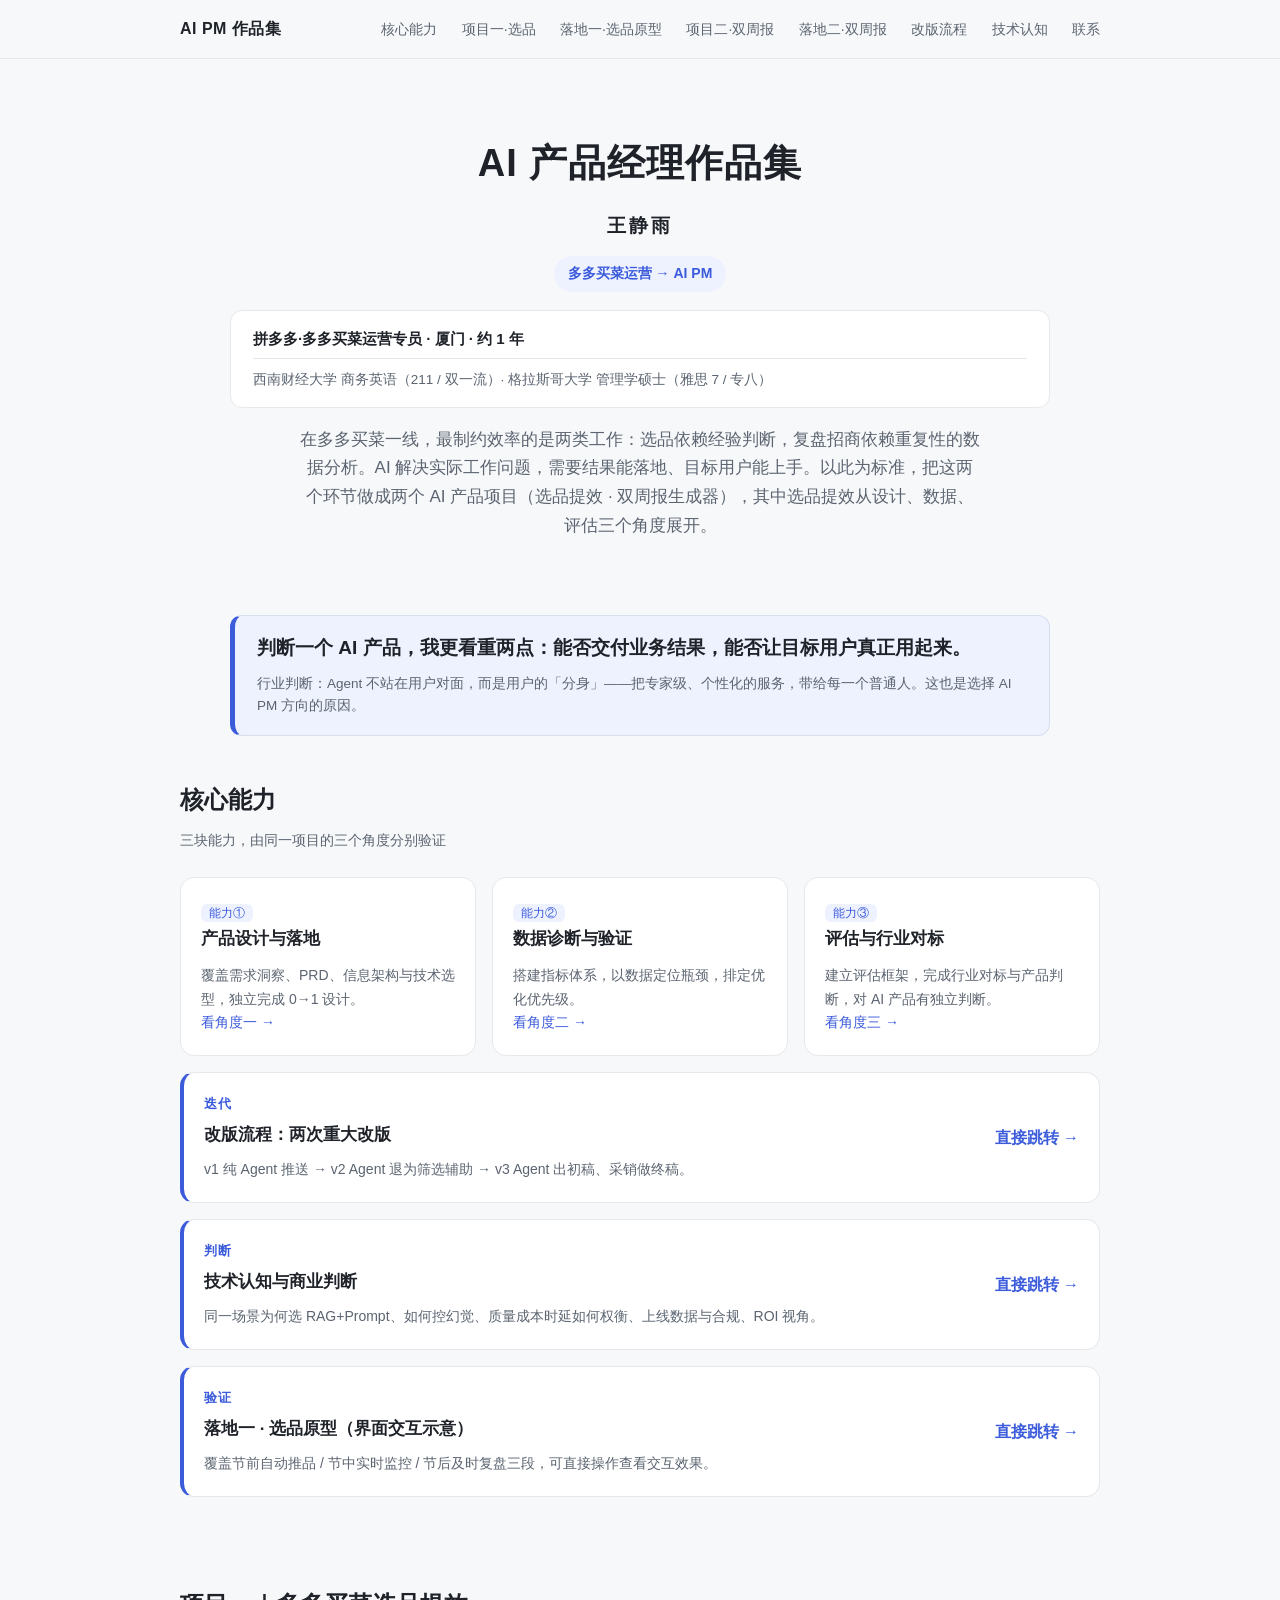
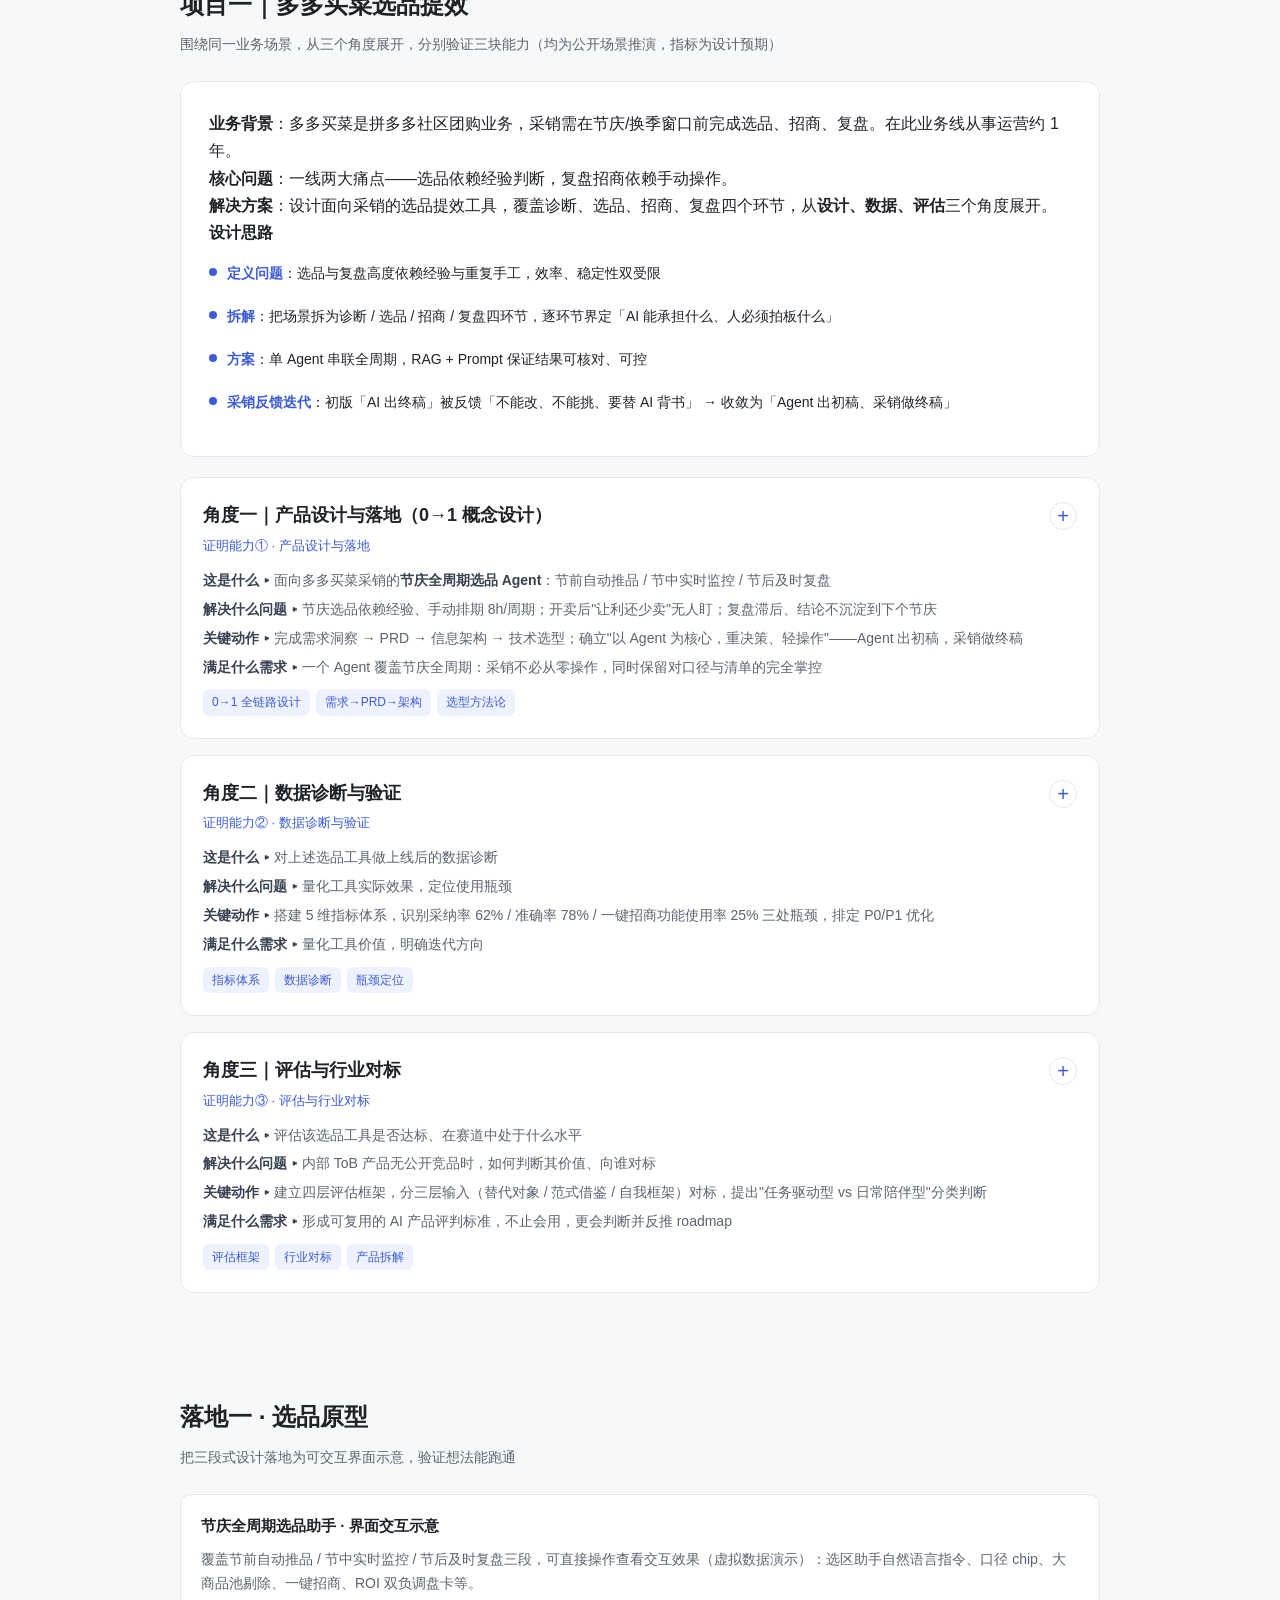
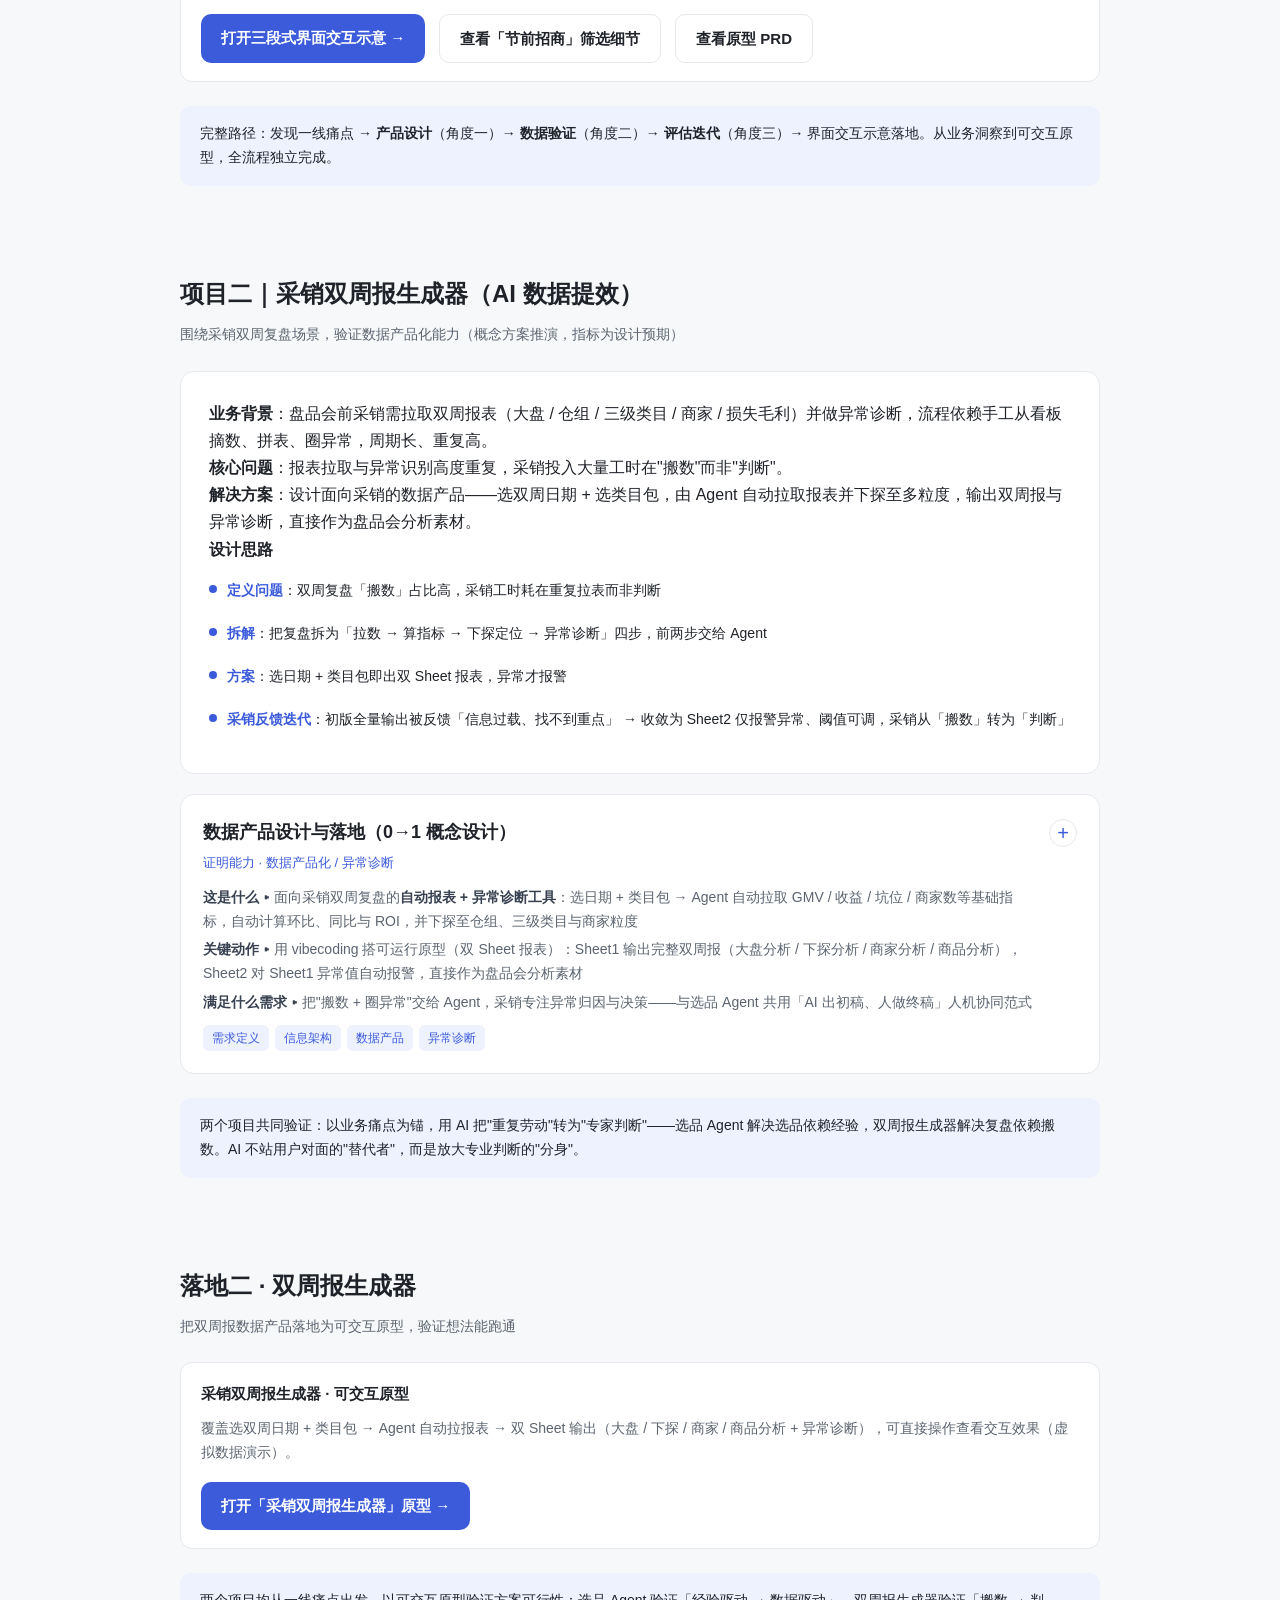
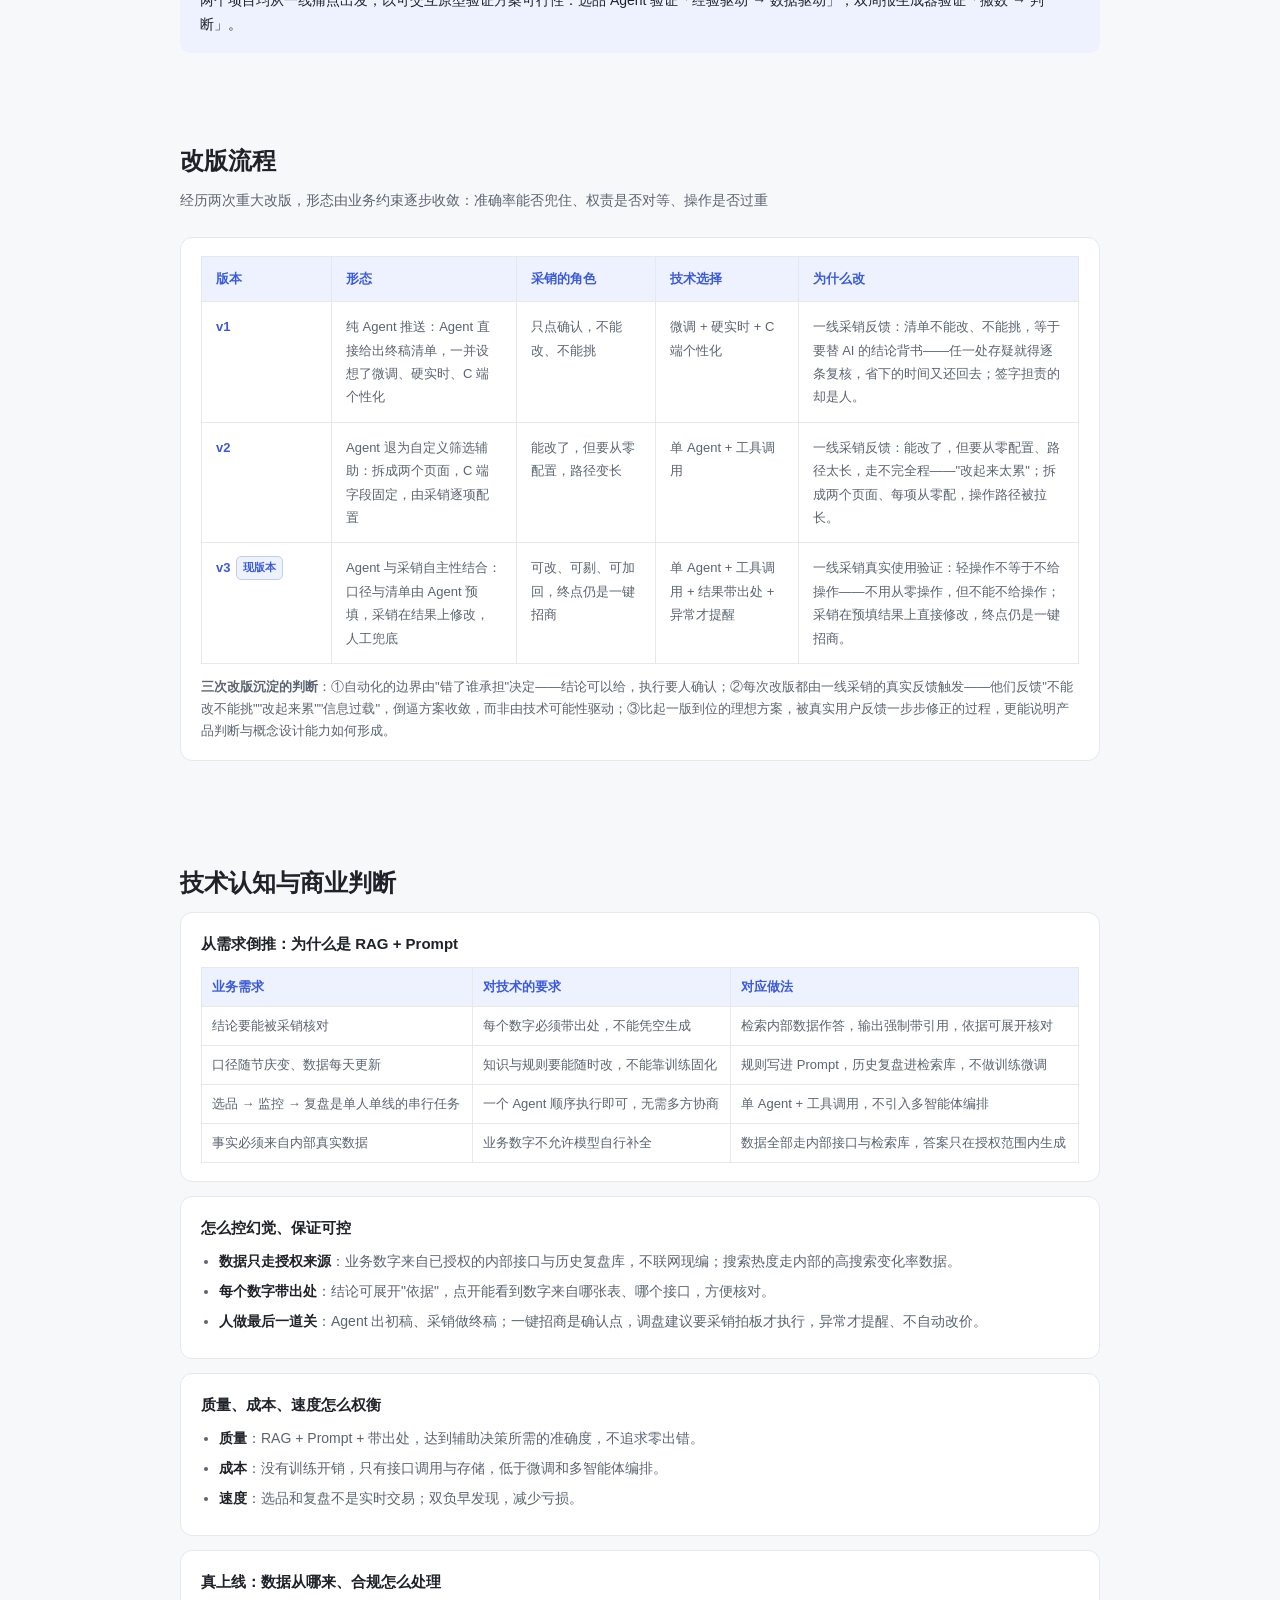
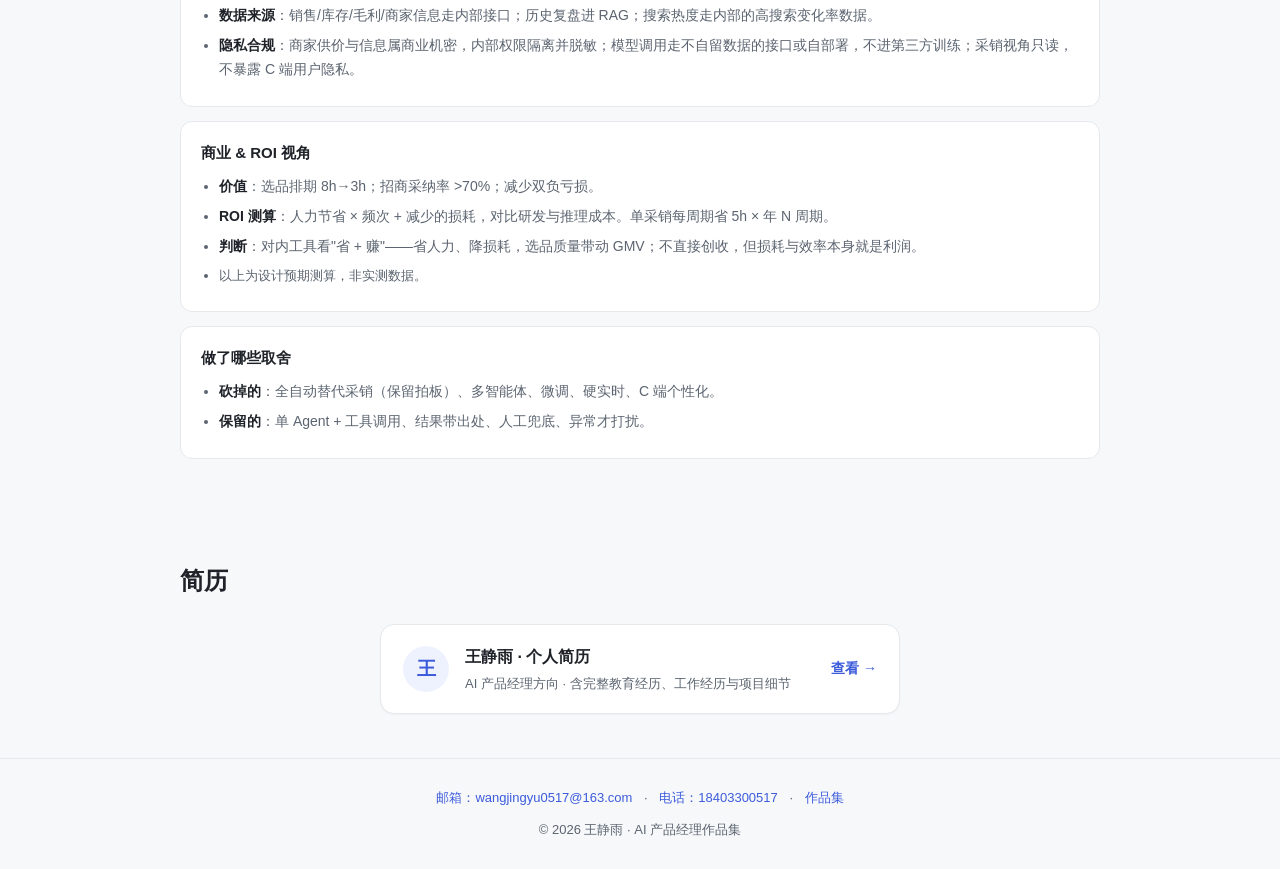
<file: index.html>
<!DOCTYPE html>
<html lang="zh-CN">
<head>
<meta charset="UTF-8" />
<meta name="viewport" content="width=device-width, initial-scale=1.0" />
<title>AI 产品经理作品集</title>
<style>
  :root{
    --bg:#f7f8fa; --card:#ffffff; --ink:#1f2329; --sub:#5b6470;
    --line:#e6e8eb; --accent:#3b5bdb; --accent-soft:#eef2ff; --ok:#2f9e44;
  }
  *{box-sizing:border-box;margin:0;padding:0}
  body{font-family:-apple-system,BlinkMacSystemFont,"Segoe UI","PingFang SC","Hiragino Sans GB","Microsoft YaHei",sans-serif;
    background:var(--bg);color:var(--ink);line-height:1.7;-webkit-font-smoothing:antialiased}
  a{color:var(--accent);text-decoration:none}
  .wrap{max-width:960px;margin:0 auto;padding:0 20px}
  header.nav{position:sticky;top:0;background:rgba(247,248,250,.85);backdrop-filter:blur(8px);
    border-bottom:1px solid var(--line);z-index:10}
  .nav .wrap{display:flex;align-items:center;justify-content:space-between;height:58px}
  .brand{font-weight:700;letter-spacing:.5px}
  .nav nav a{margin-left:20px;color:var(--sub);font-size:14px}
  .hero{padding:72px 0 56px;text-align:center}
  .hero h1{font-size:38px;font-weight:800;letter-spacing:1px}
  .hero .tag{display:inline-block;margin-top:14px;padding:6px 14px;background:var(--accent-soft);
    color:var(--accent);border-radius:999px;font-size:14px;font-weight:600}
  .hero p.lead{margin-top:18px;color:var(--sub);font-size:17px;max-width:680px;margin-left:auto;margin-right:auto}
  .profile-card{margin:18px auto 0;max-width:820px;background:var(--card);border:1px solid var(--line);border-radius:12px;padding:16px 22px;text-align:left}
  .profile-card .pc-row1{font-size:15px;font-weight:600;color:var(--ink);line-height:1.55}
  .profile-card .pc-row2{margin-top:8px;padding-top:10px;border-top:1px solid var(--line);font-size:13.5px;color:var(--sub);line-height:1.6}
  .aphorism{max-width:820px;margin:18px auto 0;text-align:left;background:var(--accent-soft);border:1px solid #d6deef;border-left:5px solid var(--accent);border-radius:12px;padding:18px 22px}
  .aphorism .ap-main{font-size:19px;font-weight:700;color:var(--ink);line-height:1.5;margin:0}
  .aphorism .ap-sub{font-size:13.5px;color:var(--sub);line-height:1.65;margin:10px 0 0}
  section{padding:44px 0}
  h2{font-size:24px;font-weight:700;margin-bottom:8px}
  .sec-sub{color:var(--sub);font-size:14px;margin-bottom:24px}
  .grid3{display:grid;grid-template-columns:repeat(3,1fr);gap:16px}
  .grid2{display:grid;grid-template-columns:repeat(2,1fr);gap:16px}
  .pcard{background:var(--card);border:1px solid var(--line);border-left:4px solid var(--accent);border-radius:14px;padding:20px}
  .pcard .num{font-size:13px;color:var(--accent);font-weight:700;letter-spacing:1px}
  .pcard h3{font-size:17px;margin:6px 0 8px;color:var(--ink)}
  .pcard p{color:var(--sub);font-size:14px;margin:0}
  .ph-intro{font-size:15px;color:var(--ink);margin-bottom:16px}
  .line{font-size:15px;color:var(--sub);line-height:1.85;margin-top:14px}
  .line b{color:var(--ink)}
  .card{background:var(--card);border:1px solid var(--line);border-radius:14px;padding:20px;
    transition:transform .15s ease,box-shadow .15s ease}
  .card:hover{transform:translateY(-3px);box-shadow:0 8px 24px rgba(31,35,41,.08)}
  .card h3{font-size:17px;margin-bottom:6px}
  .card .pill{font-size:12px;color:var(--accent);background:var(--accent-soft);padding:2px 8px;border-radius:6px}
  .card p{color:var(--sub);font-size:14px;margin-top:10px}
  .about{background:var(--card);border:1px solid var(--line);border-radius:14px;padding:28px}
  .about ul{margin:12px 0 0 18px;color:var(--sub)}
  .about li{margin:6px 0}
  .about .ds{margin:10px 0 0 0;padding:0;list-style:none}
  .about .ds li{position:relative;padding:6px 0 6px 18px;margin:8px 0;font-size:14px;color:var(--ink);line-height:1.65}
  .about .ds li::before{content:"";position:absolute;left:0;top:12px;width:8px;height:8px;border-radius:50%;background:var(--accent)}
  .about .ds b{color:var(--accent);font-weight:600}
  .case{border:1px solid var(--line);border-radius:14px;background:var(--card);padding:22px;margin-bottom:16px}
  .case h3{font-size:18px}
  .case .meta{font-size:13px;color:var(--accent);margin:4px 0 12px}
  .case-q{font-size:13.5px;color:var(--sub);margin:5px 0;line-height:1.7}
  .case-q b{color:#374151;font-weight:700}
  .case p{color:var(--sub);font-size:14px}
  .case-head{display:flex;align-items:flex-start;justify-content:space-between;gap:14px;cursor:pointer}
  .case-head .toggle{flex:0 0 auto;width:28px;height:28px;border-radius:50%;border:1px solid var(--line);
    display:flex;align-items:center;justify-content:center;color:var(--accent);font-size:20px;line-height:1;margin-top:2px;transition:transform .2s ease}
  .case.open .case-head .toggle{transform:rotate(45deg)}
  .case-detail{display:none;margin-top:18px;border-top:1px solid var(--line);padding-top:18px}
  .case.open .case-detail{display:block}
  .case-detail h4{font-size:15px;margin:18px 0 8px;color:var(--ink)}
  .case-detail h4:first-child{margin-top:0}
  .case-detail p{color:var(--sub);font-size:14px;margin:8px 0}
  .case-detail ul{margin:8px 0 8px 18px;color:var(--sub);font-size:14px}
  .case-detail li{margin:5px 0}
  .case-detail table{border-collapse:collapse;width:100%;margin:10px 0;font-size:13px}
  .case-detail th,.case-detail td{border:1px solid var(--line);padding:8px 10px;text-align:left;color:var(--sub);vertical-align:top}
  .case-detail th{background:var(--accent-soft);color:var(--accent);font-weight:600}
  .tree{font-family:ui-monospace,SFMono-Regular,Menlo,Consolas,monospace;font-size:12px;line-height:1.55;background:var(--bg);border:1px solid var(--line);border-radius:10px;padding:16px 18px;overflow-x:auto;white-space:pre;color:var(--ink);margin:8px 0 4px}
  .case-tags{margin-top:10px;display:flex;flex-wrap:wrap;gap:6px}
  .case-tags span{font-size:12px;color:var(--accent);background:var(--accent-soft);padding:3px 9px;border-radius:6px}
  .agent-box{border:1px dashed var(--accent);background:var(--accent-soft);border-radius:14px;padding:24px}
  .agent-box h3{font-size:18px;color:var(--accent)}
  .agent-box ul{margin:12px 0 0 18px;color:var(--sub);font-size:14px}
  .agent-box h4{font-size:15px;margin:16px 0 8px;color:var(--ink)}
  .agent-box table{border-collapse:collapse;width:100%;margin:10px 0;font-size:13px}
  .agent-box th,.agent-box td{border:1px solid var(--line);padding:8px 10px;text-align:left;color:var(--sub);vertical-align:top}
  .agent-box th{background:#fff;color:var(--accent);font-weight:600}
  .cta{display:flex;gap:14px;flex-wrap:wrap;margin-top:18px}
  .btn{display:inline-block;padding:11px 20px;border-radius:10px;font-weight:600;font-size:15px}
  .btn-primary{background:var(--accent);color:#fff}
  .btn-ghost{border:1px solid var(--line);background:#fff;color:var(--ink)}
  footer{border-top:1px solid var(--line);padding:28px 0;color:var(--sub);font-size:13px;text-align:center}
  .contact a{margin:0 8px}
  .tech-block{background:var(--card);border:1px solid var(--line);border-radius:12px;padding:18px 20px;margin-bottom:14px}
  .tech-block h4{font-size:15px;margin:0 0 10px;color:var(--ink)}
  .tech-block ul{margin:0 0 0 18px;color:var(--sub);font-size:14px}
  .tech-block li{margin:6px 0;line-height:1.7}
  .tech-block li b{color:var(--ink)}
  .tech-block table{border-collapse:collapse;width:100%;margin:0;font-size:13px}
  .tech-block th,.tech-block td{border:1px solid var(--line);padding:8px 10px;text-align:left;color:var(--sub);vertical-align:top}
  .tech-block th{background:var(--accent-soft);color:var(--accent);font-weight:600}
  .tbl-ver td{padding:13px 14px;line-height:1.8}
  .tbl-ver th{padding:11px 14px;white-space:nowrap}
  .tbl-ver th:first-child,.tbl-ver td:first-child{width:130px;white-space:nowrap}
  .tbl-ver td:first-child{color:var(--ink)}
  .ver{font-weight:700;color:var(--accent)}
  .ver-now{display:inline-block;font-size:11px;font-weight:600;color:var(--accent);background:var(--accent-soft);
    border:1px solid #c5cde0;border-radius:5px;padding:1px 6px;margin-left:6px;vertical-align:1px}
  .hero-name{font-size:19px;font-weight:600;color:var(--ink);letter-spacing:3px;margin-top:14px}
  .resume-cta{display:flex;justify-content:center;margin-top:22px}
  .resume-btn{display:flex;align-items:center;gap:16px;width:100%;max-width:520px;
    background:var(--card);border:1px solid var(--line);border-radius:14px;padding:18px 22px;text-decoration:none;
    box-shadow:0 1px 2px rgba(16,24,40,.04);transition:border-color .18s ease,box-shadow .18s ease,transform .18s ease}
  .resume-btn:hover{border-color:var(--accent);box-shadow:0 6px 20px rgba(59,91,219,.12);transform:translateY(-1px)}
  .rb-avatar{flex:0 0 auto;width:46px;height:46px;border-radius:50%;background:var(--accent-soft);color:var(--accent);
    display:flex;align-items:center;justify-content:center;font-size:19px;font-weight:700}
  .rb-text{flex:1 1 auto;min-width:0;text-align:left}
  .rb-title{display:block;font-size:16px;font-weight:700;color:var(--ink)}
  .rb-desc{display:block;font-size:13px;color:var(--sub);margin-top:3px}
  .rb-arrow{flex:0 0 auto;font-size:14px;font-weight:600;color:var(--accent);white-space:nowrap}
  @media(max-width:720px){.grid3{grid-template-columns:1fr}.grid2{grid-template-columns:1fr}.hero h1{font-size:30px}}
</style>
</head>
<body>
<header class="nav">
  <div class="wrap">
    <div class="brand">AI PM 作品集</div>
    <nav>
      <a href="#about">核心能力</a>
      <a href="#cases">项目一·选品</a>
      <a href="#proof">落地一·选品原型</a>
      <a href="#case-weekly">项目二·双周报</a>
      <a href="#proof-weekly">落地二·双周报</a>
      <a href="#iteration">改版流程</a>
      <a href="#tech">技术认知</a>
      <a href="#contact">联系</a>
    </nav>
  </div>
</header>

<div class="hero">
  <div class="wrap">
    <h1>AI 产品经理作品集</h1>
    <div class="hero-name">王静雨</div>
    <div class="tag">多多买菜运营 → AI PM</div>
    <div class="profile-card">
      <div class="pc-row1">拼多多·多多买菜运营专员 · 厦门 · 约 1 年</div>
      <div class="pc-row2">西南财经大学 商务英语（211 / 双一流）· 格拉斯哥大学 管理学硕士（雅思 7 / 专八）</div>
    </div>
    <p class="lead">在多多买菜一线，最制约效率的是两类工作：选品依赖经验判断，复盘招商依赖重复性的数据分析。AI 解决实际工作问题，需要结果能落地、目标用户能上手。以此为标准，把这两个环节做成两个 AI 产品项目（选品提效 · 双周报生成器），其中选品提效从设计、数据、评估三个角度展开。</p>
  </div>
</div>

<section class="aphorism">
  <p class="ap-main">判断一个 AI 产品，我更看重两点：能否交付业务结果，能否让目标用户真正用起来。</p>
  <p class="ap-sub">行业判断：Agent 不站在用户对面，而是用户的「分身」——把专家级、个性化的服务，带给每一个普通人。这也是选择 AI PM 方向的原因。</p>
</section>

<section id="about">
  <div class="wrap">
    <h2>核心能力</h2>
    <div class="sec-sub">三块能力，由同一项目的三个角度分别验证</div>
    <div class="grid3">
      <div class="card">
        <span class="pill">能力①</span>
        <h3>产品设计与落地</h3>
        <p>覆盖需求洞察、PRD、信息架构与技术选型，独立完成 0→1 设计。<br><a href="#angle1">看角度一 →</a></p>
      </div>
      <div class="card">
        <span class="pill">能力②</span>
        <h3>数据诊断与验证</h3>
        <p>搭建指标体系，以数据定位瓶颈，排定优化优先级。<br><a href="#angle2">看角度二 →</a></p>
      </div>
      <div class="card">
        <span class="pill">能力③</span>
        <h3>评估与行业对标</h3>
        <p>建立评估框架，完成行业对标与产品判断，对 AI 产品有独立判断。<br><a href="#angle3">看角度三 →</a></p>
      </div>
    </div>
    <div class="pcard" style="margin-top:16px;display:flex;flex-wrap:wrap;justify-content:space-between;align-items:center;gap:14px">
      <div>
        <div class="num">迭代</div>
        <h3>改版流程：两次重大改版</h3>
        <p>v1 纯 Agent 推送 → v2 Agent 退为筛选辅助 → v3 Agent 出初稿、采销做终稿。</p>
      </div>
      <a href="#iteration" style="white-space:nowrap;font-weight:700;color:var(--accent);text-decoration:none">直接跳转 →</a>
    </div>
    <div class="pcard" style="margin-top:16px;display:flex;flex-wrap:wrap;justify-content:space-between;align-items:center;gap:14px">
      <div>
        <div class="num">判断</div>
        <h3>技术认知与商业判断</h3>
        <p>同一场景为何选 RAG+Prompt、如何控幻觉、质量成本时延如何权衡、上线数据与合规、ROI 视角。</p>
      </div>
      <a href="#tech" style="white-space:nowrap;font-weight:700;color:var(--accent);text-decoration:none">直接跳转 →</a>
    </div>
    <div class="pcard" style="margin-top:16px;display:flex;flex-wrap:wrap;justify-content:space-between;align-items:center;gap:14px">
      <div>
        <div class="num">验证</div>
        <h3>落地一 · 选品原型（界面交互示意）</h3>
        <p>覆盖节前自动推品 / 节中实时监控 / 节后及时复盘三段，可直接操作查看交互效果。</p>
      </div>
      <a href="#proof" style="white-space:nowrap;font-weight:700;color:var(--accent);text-decoration:none">直接跳转 →</a>
    </div>
  </div>
</section>

<section id="cases">
  <div class="wrap">
    <h2>项目一｜多多买菜选品提效</h2>
    <div class="sec-sub">围绕同一业务场景，从三个角度展开，分别验证三块能力（均为公开场景推演，指标为设计预期）</div>
    <div class="about" style="margin-bottom:20px">
      <p><b>业务背景</b>：多多买菜是拼多多社区团购业务，采销需在节庆/换季窗口前完成选品、招商、复盘。在此业务线从事运营约 1 年。</p>
      <p><b>核心问题</b>：一线两大痛点——选品依赖经验判断，复盘招商依赖手动操作。</p>
      <p><b>解决方案</b>：设计面向采销的选品提效工具，覆盖诊断、选品、招商、复盘四个环节，从<b>设计、数据、评估</b>三个角度展开。</p>
      <p style="margin-bottom:0"><b>设计思路</b></p>
      <ul class="ds">
        <li><b>定义问题</b>：选品与复盘高度依赖经验与重复手工，效率、稳定性双受限</li>
        <li><b>拆解</b>：把场景拆为诊断 / 选品 / 招商 / 复盘四环节，逐环节界定「AI 能承担什么、人必须拍板什么」</li>
        <li><b>方案</b>：单 Agent 串联全周期，RAG + Prompt 保证结果可核对、可控</li>
        <li><b>采销反馈迭代</b>：初版「AI 出终稿」被反馈「不能改、不能挑、要替 AI 背书」 → 收敛为「Agent 出初稿、采销做终稿」</li>
      </ul>
    </div>

    <div class="case" id="angle1">
      <div class="case-head">
        <div>
          <h3>角度一｜产品设计与落地（0→1 概念设计）</h3>
          <div class="meta">证明能力① · 产品设计与落地</div>
          <p class="case-q"><b>这是什么 ▸</b> 面向多多买菜采销的<b>节庆全周期选品 Agent</b>：节前自动推品 / 节中实时监控 / 节后及时复盘</p>
          <p class="case-q"><b>解决什么问题 ▸</b> 节庆选品依赖经验、手动排期 8h/周期；开卖后"让利还少卖"无人盯；复盘滞后、结论不沉淀到下个节庆</p>
          <p class="case-q"><b>关键动作 ▸</b> 完成需求洞察 → PRD → 信息架构 → 技术选型；确立"以 Agent 为核心，重决策、轻操作"——Agent 出初稿，采销做终稿</p>
          <p class="case-q"><b>满足什么需求 ▸</b> 一个 Agent 覆盖节庆全周期：采销不必从零操作，同时保留对口径与清单的完全掌控</p>
          <div class="case-tags"><span>0→1 全链路设计</span><span>需求→PRD→架构</span><span>选型方法论</span></div>
        </div>
        <span class="toggle">+</span>
      </div>
      <div class="case-detail">
        <p>面向社区团购采销、依附于内部系统的独立 Web 界面，<b>按节庆周期分三段：节前自动推品 → 节中实时监控 → 节后及时复盘</b>，由同一个 Agent 贯穿，将经验驱动选品转为数据驱动。从 0 到 1 完成产品全流程设计：需求洞察、PRD、信息架构、技术选型；其中"会自己动手查数"的智能核心由 tool-use Agent 实现。</p>
        <h4>背景与痛点</h4>
        <table>
          <tr><th>痛点</th><th>现状</th><th>影响</th></tr>
          <tr><td>节庆换季无目标</td><td>采销靠经验选品，无数据支撑</td><td>招商品质不稳定</td></tr>
          <tr><td>排期耗时长</td><td>手动选品排期 8h/周期</td><td>效率低，错过最佳招商窗口</td></tr>
          <tr><td>招商困难</td><td>采销逐一联系商家，回复率低</td><td>招商转化率低，缺品严重</td></tr>
          <tr><td>节中异常无人盯</td><td>开卖后靠人工盯盘，降价是否换来销量无人判断</td><td>"让利还少卖"的品持续亏损，等发现已过大半程</td></tr>
        </table>
        <p><b>设计目标</b>：选品排期从 8h 压缩至 3h 内，提升招商效率与采销采纳率。</p>
        <h4>目标用户与场景</h4>
        <ul>
          <li>用户：社区团购采销（非技术岗，重效率、轻操作）</li>
          <li>核心场景：节庆/换季前的选品决策、商家招商、售后复盘</li>
        </ul>
        <h4>产品决策</h4>
        <ul>
          <li>不做全自动替代，采用"AI 生成 + 采销拍板"：采销保留对清单的增删和最终决策权，降低采纳门槛。</li>
          <li>用"45 天节庆提醒"把被动响应变主动，抢招商窗口。</li>
          <li>招商动作加"72h 冷却 + 15 天 3 次上限"护栏，避免骚扰商家、保护关系。</li>
        </ul>
        <h4>核心功能（设计预期）</h4>
        <table>
          <tr><th>功能</th><th>解决什么</th><th>验收标准（设计预期）</th></tr>
          <tr><td>品类助手-爆品推荐</td><td>节庆换季无目标</td><td>AI 自动生成招品清单，采纳率 &gt;70%</td></tr>
          <tr><td>45 天节庆提醒</td><td>错过招商窗口</td><td>节庆前 45 天自动提醒 + 跳转清单</td></tr>
          <tr><td>一键招商</td><td>招商效率低</td><td>批量邀请，72h 冷却防重复，15 天最多 3 次</td></tr>
          <tr><td>节中 ROI 监控</td><td>ROI 预警不明显</td><td>双负品当日提醒，调盘建议采纳率 &gt;60%</td></tr>
          <tr><td>爆品复盘面板</td><td>节后无沉淀</td><td>高销量/高转化品与滞销品自动复盘、沉淀、打标</td></tr>
        </table>
        <h4>关键设计细节</h4>
        <p style="color:var(--sub);font-size:13px;margin:0 0 8px"><b>本工具按节庆周期分三段，由同一个 Agent 贯穿</b>：节前自动推品（见下方界面示意）→ 节中实时监控 → 节后及时复盘（见其后工作流拆解）。设计原则：以 Agent 为核心，重决策、轻操作——Agent 出初稿，采销做终稿。完整交互原型（节前 / 节中 / 节后 三段可切换）：<a class="btn btn-ghost" href="agent_console_draft.html" target="_blank">打开「节庆选品 Agent」交互原型 →</a></p>
        <p><b>节前 · 自动推品 · 信息架构（树状图，节选自设计稿）</b>：从"选区助手 → 筛选 → 出池 → 剔除 → 招商"的完整路径。</p>
        <pre class="tree">节前 · 自动推品
├── 选区助手（NL 指令栏）
│   └── "帮我准备开学季招商清单" → 解析为筛选条件
├── 筛选条件
│   ├── 节日（开学季 / 中秋 / 国庆 / 年货节 / 自定义）
│   ├── 周期范围（节前 N 天）
│   ├── GMV 分层（全部 / 前50% / 前20%）
│   ├── 全国搜索量（降序）
│   ├── 本卖场缺货
│   ├── 现存商家
│   ├── 同品供价最低
│   └── 商品名称 / 品牌 / 类目
├── 一键输出商品清单 → 进入大商品池
├── 大商品池（口径：本卖场缺 + 现存商家 + 同品供价最低 + 去年 GMV 前 30%）
│   └── 每条商品字段
│       ├── 商品id / 名称 / 品牌 / 类目
│       ├── 日均GMV / GMV分层
│       ├── 平均毛利 / 销售件数
│       ├── 全国搜索量（环比）
│       └── 商家信息 + 单品操作（加入清单 / 标记不关注）
└── 自定义清单（剔除后归集）
    └── 一键招商 → 由 Agent 对接商家系统</pre>
        <p style="margin:14px 0 6px"><a class="btn btn-ghost" href="case1_ui_mockup.html" target="_blank">打开「节前招商」选品界面交互示意 →</a><span style="color:var(--sub);font-size:13px;margin-left:10px">节日 / 周期范围 / GMV 分层 / 全国搜索量排序等筛选条件均可交互操作</span></p>
        <p><b>智能核心（tool-use Agent）</b>：节日招商流（45 天提醒 → AI 生成招品清单 → 一键招商 → 商家响应 → 冷却策略 → 确认/替换）；节中监控（盯销量与 ROI，识别 ROI 双负即"让利还少卖"→ 提醒调盘）；节后复盘自动化（定时触发 → 拉数据 + 拉去年同期 → 算指标、识别高销量/高转化品 与 滞销品、打标签 → 结论存储 → 日报/周报/月报推送）。这一层由 tool-use Agent 实现，是工具背后"会自己动手查数"的能力。</p>
        <h4>节中 · 实时监控（销量 + ROI）</h4>
        <p>开卖期间的监控口径与处置动作。<b>异常才打扰，无异常不推送</b>。</p>
        <table>
          <tr><th>监控项</th><th>口径</th><th>判定</th><th>处置动作</th></tr>
          <tr><td>销量</td><td>销售件数日环比 / 对比预期</td><td>异常波动（爆量或断崖）</td><td>补货 / 上调售价控量</td></tr>
          <tr><td>ROI</td><td>GMV 变化率 / 收益率变化差值</td><td>双负：GMV 变化率 与 收益率变化 同时为负</td><td><b>调盘（调整售价）</b> / 换品</td></tr>
        </table>
        <p style="color:var(--sub);font-size:13px"><b>关键设计</b>：双负即"让利还少卖"——让出去的利润没换回销量，是最该被及时干预的信号。</p>
        <h4>节后 · 及时复盘（向后看）工作流拆解</h4>
        <table>
          <tr><th>节点</th><th>输入</th><th>做什么</th><th>输出</th><th>用什么</th></tr>
          <tr><td>总体逻辑</td><td>采销商品销售数据</td><td>Agent 按日/周/月出爆品复盘</td><td>日/周/月复盘</td><td>API 拉数 + Prompt 分析，结论存 RAG</td></tr>
          <tr><td>定时触发</td><td>/</td><td>场次结束（晚 11 点）后 15min 自动开始</td><td>AI 分析报告</td><td>系统定时（非 AI）</td></tr>
          <tr><td>拉数据</td><td>/</td><td>从数据库拉当前数据 + RAG 拉去年同期</td><td>日维度爆品数据</td><td>API + RAG</td></tr>
          <tr><td>算指标</td><td>日维度爆品数据</td><td>分析 GMV/收益率/销量/曝光变化，识别高销量/高转化品 与 滞销品</td><td>问题单品清单</td><td>Prompt</td></tr>
          <tr><td>打标签</td><td>问题商品</td><td>归类（低转化 / GMV 异常 / 曝光下降）</td><td>问题清单 + 标签</td><td>Prompt</td></tr>
          <tr><td>留存备份</td><td>问题清单 + 标签</td><td>存 RAG 文档，备后续使用</td><td>RAG 文档</td><td>RAG 存储</td></tr>
          <tr><td>推送采销</td><td>问题清单 + 标签</td><td>日报/周报/月报推送至采销前端</td><td>推送 + 清单详情</td><td>系统推送</td></tr>
        </table>
        <p><b>技术选型逻辑</b>：</p>
        <table>
          <tr><th>场景</th><th>选什么</th><th>为什么</th></tr>
          <tr><td>实时销售数据</td><td>API</td><td>直接查数据库，拿实时数据（数据查找）</td></tr>
          <tr><td>历史报告/结论</td><td>RAG</td><td>查历史文档，理解过往经验（历史文档）</td></tr>
          <tr><td>生成清单/算指标/打标签</td><td>Prompt</td><td>规则写得清就直接做，无需微调（无需微调）</td></tr>
          <tr><td>定时调度</td><td>scheduler</td><td>系统到点自动跑，不算 AI 能力（系统定时）</td></tr>
        </table>
        <p><b>选型原则</b>：数据库回答"是什么"，RAG 回答"为什么和怎么做"，能写清规则的用 Prompt，写不清的用 Fine-tuning。</p>
        <h4>预期效果（设计目标）</h4>
        <p>选品排期 8h→3h（↓62.5%）、商品上架 +12.5%、新品月均 GMV +8%、AI 推荐准确率目标 78%、采纳率目标 62%→72%+、一键招商功能使用率目标 25%→50%+。</p>
        <h4>复盘与迭代</h4>
        <ul>
          <li>局限：概念设计阶段，未做真实用户可用性测试；准确率依赖底层数据质量。</li>
          <li>下一步：补充采销深度访谈验证采纳率假设；增强"自定义清单"的引导设计（在 AI 清单上采纳/剔除/替换），帮助采销养成自定义习惯，降低整单采纳门槛。</li>
        </ul>
      </div>
    </div>

    <div class="case" id="angle2">
      <div class="case-head">
        <div>
          <h3>角度二｜数据诊断与验证</h3>
          <div class="meta">证明能力② · 数据诊断与验证</div>
          <p class="case-q"><b>这是什么 ▸</b> 对上述选品工具做上线后的数据诊断</p>
          <p class="case-q"><b>解决什么问题 ▸</b> 量化工具实际效果，定位使用瓶颈</p>
          <p class="case-q"><b>关键动作 ▸</b> 搭建 5 维指标体系，识别采纳率 62% / 准确率 78% / 一键招商功能使用率 25% 三处瓶颈，排定 P0/P1 优化</p>
          <p class="case-q"><b>满足什么需求 ▸</b> 量化工具价值，明确迭代方向</p>
          <div class="case-tags"><span>指标体系</span><span>数据诊断</span><span>瓶颈定位</span></div>
        </div>
        <span class="toggle">+</span>
      </div>
      <div class="case-detail">
        <p>对"选品提效工具"做量化效果评估与瓶颈诊断，输出可落地的优化路线。覆盖指标体系搭建、数据诊断、可落地方案设计三个环节。</p>
        <p style="color:#b54708;background:#fff4e6;border:1px solid #ffd8a8;border-radius:8px;padding:8px 12px;font-size:13px"><b>⚠️ 虚拟数据说明</b>：本角度所有指标均为<b>设计预期 / 虚拟测算</b>（基于角度一概念设计推演），并非真实上线数据，仅用于展示评估方法。</p>
        <h4>评估维度与测算（设计预期）</h4>
        <table>
          <tr><th>维度</th><th>指标</th><th>上线前</th><th>上线后</th><th>变化</th><th>判断</th></tr>
          <tr><td>效率</td><td>选品排期耗时</td><td>8h</td><td>3h</td><td>↓62.5%</td><td>显著</td></tr>
          <tr><td>效率</td><td>商品上架数</td><td>120</td><td>135</td><td>↑12.5%</td><td>显著</td></tr>
          <tr><td>质量</td><td>新品月均 GMV</td><td>50万</td><td>54万</td><td>↑8%</td><td>达标</td></tr>
          <tr><td>质量</td><td>新品加购率</td><td>12%</td><td>13.8%</td><td>↑15%</td><td>达标</td></tr>
          <tr><td>准确率</td><td>AI 推荐准确率</td><td>/</td><td>78%</td><td>/</td><td>尚可</td></tr>
          <tr><td>采纳率</td><td>采销采纳比例</td><td>/</td><td>62%</td><td>/</td><td>偏低</td></tr>
          <tr><td>使用率</td><td>品类助手/复盘</td><td>/</td><td>&gt;70%</td><td>/</td><td>达标</td></tr>
          <tr><td>使用率</td><td>一键招商功能</td><td>/</td><td>25%</td><td>/</td><td>很低</td></tr>
        </table>
        <h4>数据诊断（PM 洞察）</h4>
        <ul>
          <li><b>采纳率 62% vs 准确率 78%</b>：采销认可质量，但约 20% 商品不符合预期导致整单采纳下降 → 需增强"自定义清单"引导（在 AI 清单上采纳/剔除/替换），帮助养成自定义习惯。</li>
          <li><b>一键招商功能使用率 25%</b>：可能原因——前置步骤多 / 商家回复率低 / 商家撤仓 → 需问卷定位或拉采销 1v1 访谈再优化。</li>
        </ul>
        <h4>优化路线</h4>
        <table>
          <tr><th>优先级</th><th>建议</th><th>预期效果</th></tr>
          <tr><td>P0</td><td>增强自定义清单引导（采纳/剔除/替换），养成习惯</td><td>采纳率 62%→72%+</td></tr>
          <tr><td>P1</td><td>问卷定位 或 采销 1v1 访谈，定位一键招商功能低使用率原因</td><td>使用率 25%→50%+</td></tr>
        </table>
        <h4>复盘</h4>
        <p>以数据定位瓶颈、以优先级驱动优化，是数据分析能力在 AI 产品迭代中的直接应用。</p>
      </div>
    </div>

    <div class="case" id="angle3">
      <div class="case-head">
        <div>
          <h3>角度三｜评估与行业对标</h3>
          <div class="meta">证明能力③ · 评估与行业对标</div>
          <p class="case-q"><b>这是什么 ▸</b> 评估该选品工具是否达标、在赛道中处于什么水平</p>
          <p class="case-q"><b>解决什么问题 ▸</b> 内部 ToB 产品无公开竞品时，如何判断其价值、向谁对标</p>
          <p class="case-q"><b>关键动作 ▸</b> 建立四层评估框架，分三层输入（替代对象 / 范式借鉴 / 自我框架）对标，提出"任务驱动型 vs 日常陪伴型"分类判断</p>
          <p class="case-q"><b>满足什么需求 ▸</b> 形成可复用的 AI 产品评判标准，不止会用，更会判断并反推 roadmap</p>
          <div class="case-tags"><span>评估框架</span><span>行业对标</span><span>产品拆解</span></div>
        </div>
        <span class="toggle">+</span>
      </div>
      <div class="case-detail">
        <p>建立一套可复用的 AI 产品评估框架，完成行业对标与真实产品拆解。涵盖评估框架设计、行业格局分析、范式借鉴三个环节。</p>
        <h4>四层评估框架 · 树状图</h4>
        <svg viewBox="0 0 680 250" width="100%" style="max-width:660px;margin:14px auto;display:block" font-family="-apple-system,BlinkMacSystemFont,'Segoe UI','PingFang SC',sans-serif">
          <rect x="235" y="14" width="210" height="40" rx="10" fill="#3b5bdb"/>
          <text x="340" y="39" fill="#fff" font-size="15" font-weight="700" text-anchor="middle">好 AI 产品怎么评？</text>
          <line x1="340" y1="54" x2="91" y2="104" stroke="#c5cde0" stroke-width="2"/>
          <line x1="340" y1="54" x2="257" y2="104" stroke="#c5cde0" stroke-width="2"/>
          <line x1="340" y1="54" x2="423" y2="104" stroke="#c5cde0" stroke-width="2"/>
          <line x1="340" y1="54" x2="589" y2="104" stroke="#c5cde0" stroke-width="2"/>
          <rect x="16" y="104" width="150" height="38" rx="9" fill="#eef2ff" stroke="#c5cde0"/>
          <text x="91" y="128" fill="#3b5bdb" font-size="14" font-weight="700" text-anchor="middle">业务价值</text>
          <rect x="182" y="104" width="150" height="38" rx="9" fill="#eef2ff" stroke="#c5cde0"/>
          <text x="257" y="128" fill="#3b5bdb" font-size="14" font-weight="700" text-anchor="middle">用户价值</text>
          <rect x="348" y="104" width="150" height="38" rx="9" fill="#eef2ff" stroke="#c5cde0"/>
          <text x="423" y="128" fill="#3b5bdb" font-size="14" font-weight="700" text-anchor="middle">AI 质量/风险</text>
          <rect x="514" y="104" width="150" height="38" rx="9" fill="#eef2ff" stroke="#c5cde0"/>
          <text x="589" y="128" fill="#3b5bdb" font-size="14" font-weight="700" text-anchor="middle">可持续价值</text>
          <line x1="91" y1="142" x2="91" y2="172" stroke="#c5cde0" stroke-width="2"/>
          <line x1="257" y1="142" x2="257" y2="172" stroke="#c5cde0" stroke-width="2"/>
          <line x1="423" y1="142" x2="423" y2="172" stroke="#c5cde0" stroke-width="2"/>
          <line x1="589" y1="142" x2="589" y2="172" stroke="#c5cde0" stroke-width="2"/>
          <text x="91" y="192" fill="#1f2329" font-size="13" text-anchor="middle">效率提升幅度</text>
          <text x="91" y="214" fill="#1f2329" font-size="13" text-anchor="middle">成本下降幅度</text>
          <text x="257" y="192" fill="#1f2329" font-size="13" text-anchor="middle">使用率 · 留存率</text>
          <text x="257" y="214" fill="#1f2329" font-size="13" text-anchor="middle">novelty effect</text>
          <text x="423" y="192" fill="#1f2329" font-size="13" text-anchor="middle">准确率 · 幻觉率</text>
          <text x="423" y="214" fill="#1f2329" font-size="13" text-anchor="middle">响应速度</text>
          <text x="589" y="192" fill="#1f2329" font-size="13" text-anchor="middle">使用衰减曲线</text>
          <text x="589" y="214" fill="#1f2329" font-size="13" text-anchor="middle">替代风险</text>
        </svg>
        <p style="color:var(--sub);font-size:13px;margin:6px 0 4px">通用四层之外，叠加三个选品场景专属评估点：决策可干预性（采销能否改/挑）、节庆时效窗口（非实时、有周期）、数据合规边界（授权数据、不爬）。</p>
        <h4>行业对标与产品判断：按四层框架评估</h4>
        <table>
          <tr><th>框架维度</th><th>本选品提效工具</th><th>采销现有流程（替代对象）</th><th>范式借鉴 · 牵牛花 / 京麦</th></tr>
          <tr><td>业务价值</td><td>聚焦选品+招商单点闭环，压排期、减损耗</td><td>人工盘点 + Excel + 盘品会，慢且易漏</td><td>供应链+门店全链路降本增效 / 22 款工具覆盖经营全流程</td></tr>
          <tr><td>用户价值</td><td>采销决策辅助，RAG 引用可核对、可改</td><td>靠经验 + 群聊传递，难追溯</td><td>商家经营参谋，重供应链 / 库存 / 已入驻商家偏订单、结算</td></tr>
          <tr><td>AI 质量/风险</td><td>API+RAG+Prompt，白名单+引用防幻觉；单 Agent 可控</td><td>无 AI，靠人对</td><td>FDE 定制 Skill+策略库 / 多 Agent 协作+A2A，强但不可控</td></tr>
          <tr><td>可持续</td><td>轻量易迭代，规则变即改 Prompt</td><td>流程靠人，人走即断</td><td>重部署、绑定门店系统 / 平台级，替换成本最高</td></tr>
        </table>
        <h4>范式借鉴拆解：牵牛花 vs 京麦</h4>
        <table>
          <tr><th>维度</th><th>美团·牵牛花</th><th>京东·京麦</th></tr>
          <tr><td>核心功能</td><td>即时零售商家供应链侧 AI 赋能：商品/履约/库存/员工/财务/用户/供应链全流程数字化，融合线上线下、降本增效</td><td>已推 22 款 AI 工具，覆盖经营诊断 → 策略制定 → 执行管理，支持智能经营</td></tr>
          <tr><td>目标用户</td><td>小型独立即时零售商家（超市、便利店）</td><td>已入驻京东的商家</td></tr>
          <tr><td>与我方对比</td><td>更重供应链/库存与上新；我方缺"商家维度供货参考"（供价/库存深度/履约），是明确短板</td><td>功能全面但偏已售商品运营；我方场景更前置（选品+招商），且用单 Agent 而非多体，刻意控复杂度</td></tr>
        </table>
        <p><b>对标结论 · 三层输入</b>：本产品为多多买菜内部 ToB 工具，采销侧选品 / 招商 AI 在本赛道<b>无公开竞品</b>（大厂同类能力均为内部系统，不可见）。因此对标不追求"找友商打分"，而分三层输入：① <b>替代对象</b>＝采销现有手工 / 盘品会流程（对标价值最高，直接看效率与损耗）；② <b>范式借鉴</b>＝牵牛花 / 京麦（看同类能力长什么样、补盲区）；③ <b>自我框架</b>＝四层评估标准（若未来出现竞品，据此判断能否打）。分类上，借鉴对象多为"日常陪伴型"（常驻、全流程渗透）；本工具属<b>"任务驱动型"</b>——有节庆窗口才开、干完即关，不求常驻，求"关键时刻用得上、结果可信赖"。</p>
        <h4>由对标导出的产品决策</h4>
        <table>
          <tr><th>差距 / 差异</th><th>来源</th><th>产品决策</th></tr>
          <tr><td>缺商家供货参考（供价 / 库存深度 / 履约）</td><td>牵牛花供应链能力</td><td>列为硬缺口 → 节前选品补"供货可行性"字段（设计预期）</td></tr>
          <tr><td>节后无沉淀、复盘靠人</td><td>现状流程也无</td><td>自创 → 自动复盘 + 滞销打标（已在功能表落地）</td></tr>
          <tr><td>单 Agent 可控 vs 京麦多体</td><td>京麦多智能体（强但不可控）</td><td>不做多智能体，刻意控复杂度</td></tr>
          <tr><td>决策可干预性</td><td>四层框架专属维度</td><td>坚持"Agent 出初稿、采销做终稿"混合形态</td></tr>
        </table>
        <p style="color:var(--sub);font-size:12px;margin-top:6px">以上对标为设计阶段判断，非实测市占或营收数据。</p>
        <h4>复盘</h4>
        <p>评估框架、行业对标与真实产品拆解相结合，展示的不只是工具使用能力，更是对 AI 产品的独立判断与反推 roadmap 的能力。</p>
      </div>
    </div>
  </div>
</section>

<section id="proof">
  <div class="wrap">
    <h2>落地一 · 选品原型</h2>
    <div class="sec-sub">把三段式设计落地为可交互界面示意，验证想法能跑通</div>
    <div class="tech-block">
      <h4>节庆全周期选品助手 · 界面交互示意</h4>
      <p style="color:var(--sub);font-size:14px;margin:6px 0 12px">覆盖节前自动推品 / 节中实时监控 / 节后及时复盘三段，可直接操作查看交互效果（虚拟数据演示）：选区助手自然语言指令、口径 chip、大商品池剔除、一键招商、ROI 双负调盘卡等。</p>
      <div class="cta">
        <a class="btn btn-primary" href="agent_console_draft.html" target="_blank">打开三段式界面交互示意 →</a>
        <a class="btn btn-ghost" href="case1_ui_mockup.html" target="_blank">查看「节前招商」筛选细节</a>
        <a class="btn btn-ghost" href="选品助手真原型_PRD.html">查看原型 PRD</a>
      </div>
    </div>
    <p style="margin-top:24px;padding:16px 20px;background:var(--accent-soft);border-radius:10px;font-size:14px;color:var(--ink)">完整路径：发现一线痛点 → <b>产品设计</b>（角度一）→ <b>数据验证</b>（角度二）→ <b>评估迭代</b>（角度三）→ 界面交互示意落地。从业务洞察到可交互原型，全流程独立完成。</p>
  </div>
</section>

<section id="case-weekly">
  <div class="wrap">
    <h2>项目二｜采销双周报生成器（AI 数据提效）</h2>
    <div class="sec-sub">围绕采销双周复盘场景，验证数据产品化能力（概念方案推演，指标为设计预期）</div>
    <div class="about" style="margin-bottom:20px">
      <p><b>业务背景</b>：盘品会前采销需拉取双周报表（大盘 / 仓组 / 三级类目 / 商家 / 损失毛利）并做异常诊断，流程依赖手工从看板摘数、拼表、圈异常，周期长、重复高。</p>
      <p><b>核心问题</b>：报表拉取与异常识别高度重复，采销投入大量工时在"搬数"而非"判断"。</p>
      <p><b>解决方案</b>：设计面向采销的数据产品——选双周日期 + 选类目包，由 Agent 自动拉取报表并下探至多粒度，输出双周报与异常诊断，直接作为盘品会分析素材。</p>
      <p style="margin-bottom:0"><b>设计思路</b></p>
      <ul class="ds">
        <li><b>定义问题</b>：双周复盘「搬数」占比高，采销工时耗在重复拉表而非判断</li>
        <li><b>拆解</b>：把复盘拆为「拉数 → 算指标 → 下探定位 → 异常诊断」四步，前两步交给 Agent</li>
        <li><b>方案</b>：选日期 + 类目包即出双 Sheet 报表，异常才报警</li>
        <li><b>采销反馈迭代</b>：初版全量输出被反馈「信息过载、找不到重点」 → 收敛为 Sheet2 仅报警异常、阈值可调，采销从「搬数」转为「判断」</li>
      </ul>
    </div>
    <div class="case">
      <div class="case-head">
        <div>
          <h3>数据产品设计与落地（0→1 概念设计）</h3>
          <div class="meta">证明能力 · 数据产品化 / 异常诊断</div>
          <p class="case-q"><b>这是什么 ▸</b> 面向采销双周复盘的<b>自动报表 + 异常诊断工具</b>：选日期 + 类目包 → Agent 自动拉取 GMV / 收益 / 坑位 / 商家数等基础指标，自动计算环比、同比与 ROI，并下探至仓组、三级类目与商家粒度</p>
          <p class="case-q"><b>关键动作 ▸</b> 用 vibecoding 搭可运行原型（双 Sheet 报表）：Sheet1 输出完整双周报（大盘分析 / 下探分析 / 商家分析 / 商品分析），Sheet2 对 Sheet1 异常值自动报警，直接作为盘品会分析素材</p>
          <p class="case-q"><b>满足什么需求 ▸</b> 把"搬数 + 圈异常"交给 Agent，采销专注异常归因与决策——与选品 Agent 共用「AI 出初稿、人做终稿」人机协同范式</p>
          <div class="case-tags"><span>需求定义</span><span>信息架构</span><span>数据产品</span><span>异常诊断</span></div>
        </div>
        <span class="toggle">+</span>
      </div>
      <div class="case-detail">
        <h4>产品设计：双 Sheet 报表结构</h4>
        <table>
          <tr><th>Sheet</th><th>内容</th><th>下探粒度</th></tr>
          <tr><td>Sheet1 · 完整双周报</td><td>大盘分析（GMV / 收益 / 坑位 / 商家数 + 环比 / 同比 + ROI）→ 下探分析（分仓组 / 三级类目同环比）→ 商家分析（Top20 + 是否异常）→ 商品分析（损失毛利 Top20）</td><td>大盘 / 仓组 / 三级类目 / 商家 四层</td></tr>
          <tr><td>Sheet2 · 问题诊断</td><td>自动扫描 Sheet1 异常值生成报警（规模 / 收益 / 客单 / 效率 / 集中度 / 仓组分化 / 类目 / 异常商家 / 损失占比），标注高 / 中 / 低优先级</td><td>开会直接看这张表</td></tr>
        </table>
        <h4>关键设计细节</h4>
        <ul>
          <li><b>异常才打扰</b>：问题诊断仅对有异常指标报警，无异常不输出，与选品 Agent「异常才提醒」一脉相承。</li>
          <li><b>四层下探粒度</b>：大盘 → 仓组 → 三级类目 → 商家，定位问题从"哪类目"逐层到"哪个商家 / 哪个商品"，让采销从搬数转为判断。</li>
          <li><b>ROI 同向强化</b>：收益（收益率）与 GMV 同降记为 -99%（双负）、同涨记为 +99%（双正），一眼识别"让利还少卖"。</li>
          <li><b>人机协同</b>：Agent 出初稿（拉数 + 算指标 + 圈异常），采销做终稿（确认口径、补充归因、拍板动作）。</li>
        </ul>
        <h4>可运行原型（概念方案演示）</h4>
        <p style="color:var(--sub);font-size:14px;margin:6px 0 12px">已用 vibecoding 搭可运行原型，覆盖选日期 + 类目包 → 自动生成双 Sheet 报表 → 异常诊断。演示数据基于真实报表口径（综合 GMV / 人均 GMV / 收益率 / 件单价 / 动销坑位 / 动销商家数 / 技术服务费），均为概念方案推演，非真实上线数据。</p>
        <div class="cta">
          <a class="btn btn-primary" href="weekly-report/" target="_blank">打开「采销双周报生成器」原型 →</a>
        </div>
        <h4>复盘与迭代</h4>
        <ul>
          <li>局限：概念设计阶段，报表数据为模拟拉取，未接真实数据源；异常阈值为规则假设。</li>
          <li>下一步：接入真实看板接口，将异常诊断阈值交由采销可调（呼应一线采销"阈值应我能定"的反馈），沉淀为周期性自动推送。</li>
        </ul>
      </div>
    </div>
    <p style="margin-top:24px;padding:16px 20px;background:var(--accent-soft);border-radius:10px;font-size:14px;color:var(--ink)">两个项目共同验证：以业务痛点为锚，用 AI 把"重复劳动"转为"专家判断"——选品 Agent 解决选品依赖经验，双周报生成器解决复盘依赖搬数。AI 不站用户对面的"替代者"，而是放大专业判断的"分身"。</p>
  </div>
</section>

<section id="proof-weekly">
  <div class="wrap">
    <h2>落地二 · 双周报生成器</h2>
    <div class="sec-sub">把双周报数据产品落地为可交互原型，验证想法能跑通</div>
    <div class="tech-block">
      <h4>采销双周报生成器 · 可交互原型</h4>
      <p style="color:var(--sub);font-size:14px;margin:6px 0 12px">覆盖选双周日期 + 类目包 → Agent 自动拉报表 → 双 Sheet 输出（大盘 / 下探 / 商家 / 商品分析 + 异常诊断），可直接操作查看交互效果（虚拟数据演示）。</p>
      <div class="cta">
        <a class="btn btn-primary" href="weekly-report/" target="_blank">打开「采销双周报生成器」原型 →</a>
      </div>
    </div>
    <p style="margin-top:24px;padding:16px 20px;background:var(--accent-soft);border-radius:10px;font-size:14px;color:var(--ink)">两个项目均从一线痛点出发，以可交互原型验证方案可行性：选品 Agent 验证「经验驱动 → 数据驱动」，双周报生成器验证「搬数 → 判断」。</p>
  </div>
</section>

<section id="iteration">
  <div class="wrap">
    <h2>改版流程</h2>
    <div class="sec-sub">经历两次重大改版，形态由业务约束逐步收敛：准确率能否兜住、权责是否对等、操作是否过重</div>
    <div class="tech-block">
      <table class="tbl-ver">
        <tr><th>版本</th><th>形态</th><th>采销的角色</th><th>技术选择</th><th>为什么改</th></tr>
        <tr>
          <td><span class="ver">v1</span></td>
          <td>纯 Agent 推送：Agent 直接给出终稿清单，一并设想了微调、硬实时、C 端个性化</td>
          <td>只点确认，不能改、不能挑</td>
          <td>微调 + 硬实时 + C 端个性化</td>
          <td>一线采销反馈：清单不能改、不能挑，等于要替 AI 的结论背书——任一处存疑就得逐条复核，省下的时间又还回去；签字担责的却是人。</td>
        </tr>
        <tr>
          <td><span class="ver">v2</span></td>
          <td>Agent 退为自定义筛选辅助：拆成两个页面，C 端字段固定，由采销逐项配置</td>
          <td>能改了，但要从零配置，路径变长</td>
          <td>单 Agent + 工具调用</td>
          <td>一线采销反馈：能改了，但要从零配置、路径太长，走不完全程——"改起来太累"；拆成两个页面、每项从零配，操作路径被拉长。</td>
        </tr>
        <tr>
          <td><span class="ver">v3</span><span class="ver-now">现版本</span></td>
          <td>Agent 与采销自主性结合：口径与清单由 Agent 预填，采销在结果上修改，人工兜底</td>
          <td>可改、可剔、可加回，终点仍是一键招商</td>
          <td>单 Agent + 工具调用 + 结果带出处 + 异常才提醒</td>
          <td>一线采销真实使用验证：轻操作不等于不给操作——不用从零操作，但不能不给操作；采销在预填结果上直接修改，终点仍是一键招商。</td>
        </tr>
      </table>
      <p style="color:var(--sub);font-size:13px;margin-top:12px"><b>三次改版沉淀的判断</b>：①自动化的边界由"错了谁承担"决定——结论可以给，执行要人确认；②每次改版都由一线采销的真实反馈触发——他们反馈"不能改不能挑""改起来累""信息过载"，倒逼方案收敛，而非由技术可能性驱动；③比起一版到位的理想方案，被真实用户反馈一步步修正的过程，更能说明产品判断与概念设计能力如何形成。</p>
    </div>
  </div>
</section>

<section id="tech">
  <div class="wrap">
    <h2>技术认知与商业判断</h2>

    <div class="tech-block">
      <h4>从需求倒推：为什么是 RAG + Prompt</h4>
      <table>
        <tr><th>业务需求</th><th>对技术的要求</th><th>对应做法</th></tr>
        <tr><td>结论要能被采销核对</td><td>每个数字必须带出处，不能凭空生成</td><td>检索内部数据作答，输出强制带引用，依据可展开核对</td></tr>
        <tr><td>口径随节庆变、数据每天更新</td><td>知识与规则要能随时改，不能靠训练固化</td><td>规则写进 Prompt，历史复盘进检索库，不做训练微调</td></tr>
        <tr><td>选品 → 监控 → 复盘是单人单线的串行任务</td><td>一个 Agent 顺序执行即可，无需多方协商</td><td>单 Agent + 工具调用，不引入多智能体编排</td></tr>
        <tr><td>事实必须来自内部真实数据</td><td>业务数字不允许模型自行补全</td><td>数据全部走内部接口与检索库，答案只在授权范围内生成</td></tr>
      </table>
    </div>

    <div class="tech-block">
      <h4>怎么控幻觉、保证可控</h4>
      <ul>
        <li><b>数据只走授权来源</b>：业务数字来自已授权的内部接口与历史复盘库，不联网现编；搜索热度走内部的高搜索变化率数据。</li>
        <li><b>每个数字带出处</b>：结论可展开"依据"，点开能看到数字来自哪张表、哪个接口，方便核对。</li>
        <li><b>人做最后一道关</b>：Agent 出初稿、采销做终稿；一键招商是确认点，调盘建议要采销拍板才执行，异常才提醒、不自动改价。</li>
      </ul>
    </div>

    <div class="tech-block">
      <h4>质量、成本、速度怎么权衡</h4>
      <ul>
        <li><b>质量</b>：RAG + Prompt + 带出处，达到辅助决策所需的准确度，不追求零出错。</li>
        <li><b>成本</b>：没有训练开销，只有接口调用与存储，低于微调和多智能体编排。</li>
        <li><b>速度</b>：选品和复盘不是实时交易；双负早发现，减少亏损。</li>
      </ul>
    </div>

    <div class="tech-block">
      <h4>真上线：数据从哪来、合规怎么处理</h4>
      <ul>
        <li><b>数据来源</b>：销售/库存/毛利/商家信息走内部接口；历史复盘进 RAG；搜索热度走内部的高搜索变化率数据。</li>
        <li><b>隐私合规</b>：商家供价与信息属商业机密，内部权限隔离并脱敏；模型调用走不自留数据的接口或自部署，不进第三方训练；采销视角只读，不暴露 C 端用户隐私。</li>
      </ul>
    </div>

    <div class="tech-block">
      <h4>商业 &amp; ROI 视角</h4>
      <ul>
        <li><b>价值</b>：选品排期 8h→3h；招商采纳率 &gt;70%；减少双负亏损。</li>
        <li><b>ROI 测算</b>：人力节省 × 频次 + 减少的损耗，对比研发与推理成本。单采销每周期省 5h × 年 N 周期。</li>
        <li><b>判断</b>：对内工具看"省 + 赚"——省人力、降损耗，选品质量带动 GMV；不直接创收，但损耗与效率本身就是利润。</li>
        <li style="color:var(--sub);font-size:13px">以上为设计预期测算，非实测数据。</li>
      </ul>
    </div>

    <div class="tech-block">
      <h4>做了哪些取舍</h4>
      <ul>
        <li><b>砍掉的</b>：全自动替代采销（保留拍板）、多智能体、微调、硬实时、C 端个性化。</li>
        <li><b>保留的</b>：单 Agent + 工具调用、结果带出处、人工兜底、异常才打扰。</li>
      </ul>
    </div>
  </div>
</section>


<section id="resume">
  <div class="wrap">
    <h2>简历</h2>
    <div class="resume-cta">
      <a class="resume-btn" href="/resume/" target="_blank">
        <span class="rb-avatar">王</span>
        <span class="rb-text">
          <span class="rb-title">王静雨 · 个人简历</span>
          <span class="rb-desc">AI 产品经理方向 · 含完整教育经历、工作经历与项目细节</span>
        </span>
        <span class="rb-arrow">查看 →</span>
      </a>
    </div>
  </div>
</section>

<footer id="contact">
  <div class="wrap">
    <div class="contact">
      <a href="mailto:wangjingyu0517@163.com">邮箱：wangjingyu0517@163.com</a> ·
      <a href="tel:18403300517">电话：18403300517</a> ·
      <a href="/">作品集</a>
    </div>
    <p style="margin-top:10px">© 2026 王静雨 · AI 产品经理作品集</p>
  </div>
</footer>
<script>
  document.querySelectorAll('.case-head').forEach(function(h){
    h.addEventListener('click', function(){ h.parentElement.classList.toggle('open'); });
  });
</script>
</body>
</html>
</file>
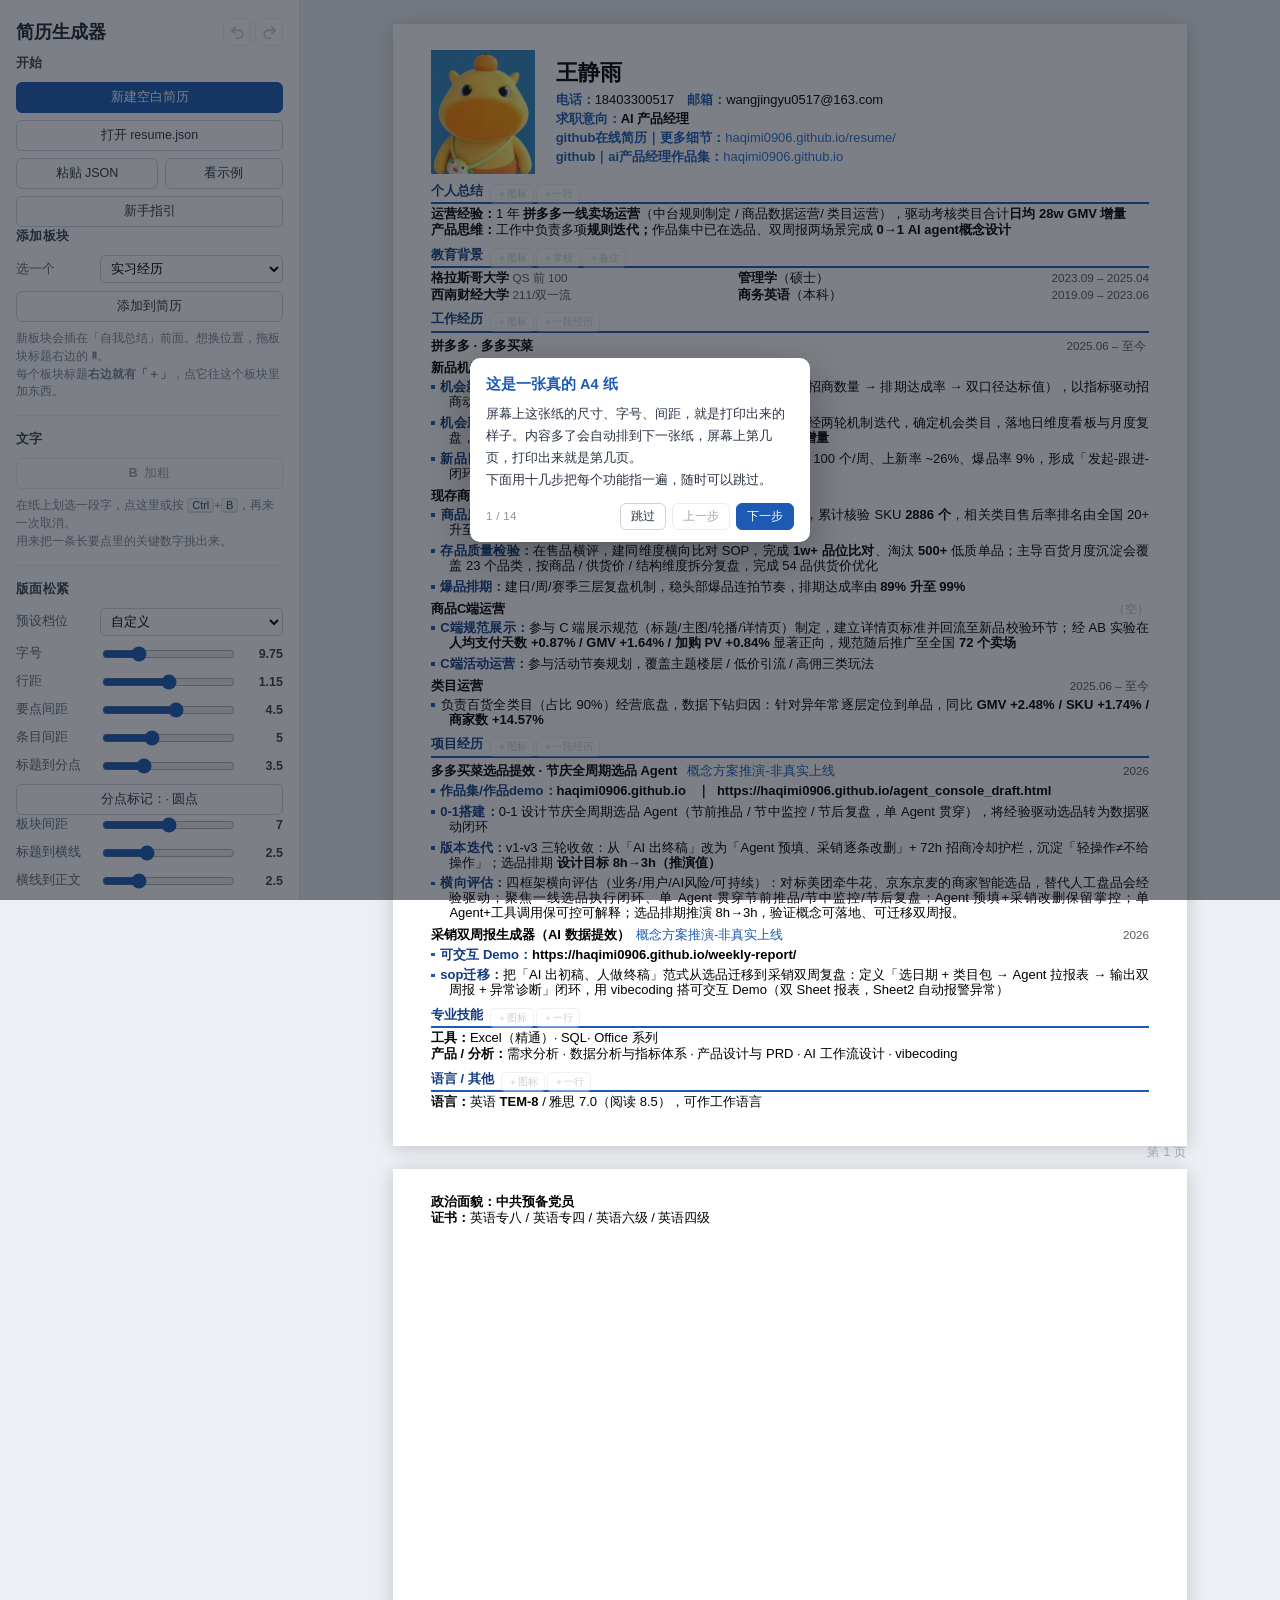
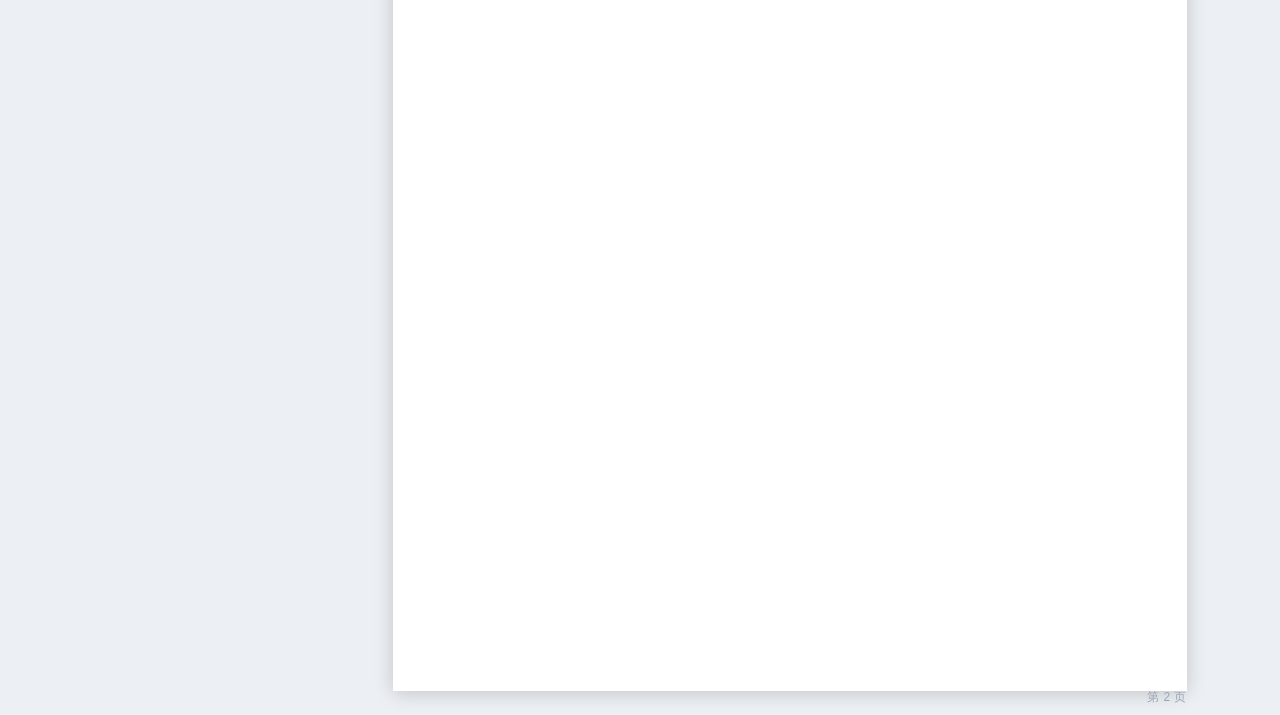
<file: resume-editor/index.html>
<!DOCTYPE html>
<html lang="zh-CN">
<head>
<meta charset="utf-8">
<meta name="viewport" content="width=device-width,initial-scale=1">
<title>简历生成器</title>
<link rel="icon" href="assets/icon.png">
<link rel="stylesheet" href="assets/resume.css">
<link rel="stylesheet" href="assets/style.css">
</head>
<body>

<!-- 用来把 cm 换算成 px，别删 -->
<div id="probe"></div>

<div class="app">

  <!-- ====================== 侧栏 ====================== -->
  <aside class="sidebar">
    <div class="titlebar">
      <h1>简历生成器</h1>
      <!-- 撤销 / 重做。两个互为镜像的回转箭头，是这类控件的通用画法；
           id 沿用原来「反悔」面板里的那两个，逻辑不用动 -->
      <div class="histbar" id="histbar" hidden>
        <button class="hist-btn" id="btn-undo" disabled aria-label="撤销"
                title="撤销（Ctrl+Z）">
          <svg viewBox="0 0 24 24" fill="none" stroke="currentColor" stroke-width="2.2"
               stroke-linecap="round" stroke-linejoin="round" aria-hidden="true">
            <path d="M4.5 9h9.5a5.5 5.5 0 0 1 0 11h-3.5"/>
            <polyline points="8.5 4.5 4 9 8.5 13.5"/>
          </svg>
        </button>
        <button class="hist-btn" id="btn-redo" disabled aria-label="重做"
                title="重做（Ctrl+Shift+Z）">
          <svg viewBox="0 0 24 24" fill="none" stroke="currentColor" stroke-width="2.2"
               stroke-linecap="round" stroke-linejoin="round" aria-hidden="true">
            <path d="M19.5 9H10a5.5 5.5 0 0 0 0 11h3.5"/>
            <polyline points="15.5 4.5 20 9 15.5 13.5"/>
          </svg>
        </button>
      </div>
    </div>

    <div id="storage-warn" class="notice warn" hidden>
      <b>自动保存已停用。</b>内容超出了浏览器的存储配额（多半是证件照太大）。
      现在关掉页面就会丢，请用下面的「下载改好的 JSON」自己存一份。
    </div>

    <section class="panel">
      <h2>开始</h2>
      <button class="btn primary wide" id="btn-blank">新建空白简历</button>
      <label class="btn wide" for="file">打开 resume.json</label>
      <input type="file" id="file" accept=".json,application/json" hidden>
      <div class="btn-row">
        <button class="btn" id="btn-paste">粘贴 JSON</button>
        <button class="btn" id="btn-sample">看示例</button>
        </div>
        <div class="btn-row">
        <button class="btn" id="btn-tour">新手指引</button>
      </div>
    </section>

    <div id="editor-tools" hidden>

      <section class="panel">
        <h2>添加板块</h2>
        <label class="row">
          <span>选一个</span>
          <select id="new-sec">
            <optgroup label="经历类">
              <option value="intern">实习经历</option>
              <option value="work">工作经历</option>
              <option value="project">项目经历</option>
              <option value="research">科研经历</option>
              <option value="contest">竞赛经历</option>
              <option value="paper">论文专利</option>
            </optgroup>
            <optgroup label="清单类">
              <option value="skills">个人技能</option>
              <option value="cert">证书</option>
              <option value="lang">语言能力</option>
              <option value="award">荣誉奖项</option>
              <option value="portfolio">作品集</option>
              <option value="summary">自我总结</option>
            </optgroup>
            <optgroup label="其它">
              <option value="edu">教育经历</option>
              <option value="campus">校园经历</option>
              <option value="custom">自定义标题…</option>
            </optgroup>
          </select>
        </label>
        <button class="btn wide" id="btn-add-sec">添加到简历</button>
        <p class="hint">新板块会插在「自我总结」前面。想换位置，拖板块标题右边的 <b>⠿</b>。<br>
           每个板块标题<b>右边就有「＋」</b>，点它往这个板块里加东西。</p>
      </section>

      <section class="panel">
        <h2>文字</h2>
        <div class="btn-row">
          <button class="btn" id="btn-bold" disabled><b>B</b>&nbsp;&nbsp;加粗</button>
        </div>
        <p class="hint">在纸上划选一段字，点这里或按 <kbd>Ctrl</kbd>+<kbd>B</kbd>，再来一次取消。<br>
           用来把一条长要点里的关键数字挑出来。</p>
      </section>

      <section class="panel" id="panel-layout">
        <h2>版面松紧</h2>
        <label class="row">
          <span>预设档位</span>
          <select id="ladder">
            <option value="-1">自定义</option>
            <option value="0">13.5pt 最松</option>
            <option value="1">12.75pt</option>
            <option value="2">12pt</option>
            <option value="3">11.5pt</option>
            <option value="4">11pt</option>
            <option value="5">10.5pt</option>
            <option value="6">10pt</option>
            <option value="7">9.5pt</option>
            <option value="8">9pt</option>
            <option value="9">8.5pt 最紧</option>
          </select>
        </label>

        <label class="row slider"><span>字号</span>
          <input type="range" id="sl-base" min="8" max="15" step="0.25"><b id="val-base"></b></label>
        <label class="row slider"><span>行距</span>
          <input type="range" id="sl-leading" min="0.9" max="1.4" step="0.01"><b id="val-leading"></b></label>
        <label class="row slider"><span>要点间距</span>
          <input type="range" id="sl-item" min="0" max="8" step="0.1"><b id="val-item"></b></label>
        <label class="row slider"><span>条目间距</span>
          <input type="range" id="sl-entry" min="0" max="14" step="0.5"><b id="val-entry"></b></label>
        <label class="row slider"><span>标题到分点</span>
          <input type="range" id="sl-entryBody" min="0" max="12" step="0.5"><b id="val-entryBody"></b></label>
        <div class="btn-row"><button class="btn" id="btn-bullet-mark">分点标记：· 圆点</button></div>
        <label class="row slider"><span>板块间距</span>
          <input type="range" id="sl-secAbove" min="0" max="14" step="0.5"><b id="val-secAbove"></b></label>
        <label class="row slider"><span>标题到横线</span>
          <input type="range" id="sl-titleGap" min="0" max="8" step="0.5"><b id="val-titleGap"></b></label>
        <label class="row slider"><span>横线到正文</span>
          <input type="range" id="sl-secBelow" min="0" max="10" step="0.5"><b id="val-secBelow"></b></label>
        <label class="row slider"><span>照片宽度</span>
          <input type="range" id="sl-photo" min="2" max="4" step="0.05"><b id="val-photo"></b></label>
        <label class="row slider"><span>页顶留白</span>
          <input type="range" id="sl-padT" min="0.3" max="2.5" step="0.05"><b id="val-padT"></b></label>
        <label class="row slider"><span>页底留白</span>
          <input type="range" id="sl-padB" min="0.3" max="2.5" step="0.05"><b id="val-padB"></b></label>
        <!-- 上下留白一旦超过 0.8cm，浏览器打印时会自己往页边距里塞日期和网址
             （原因见 app.js 里 HF_GUIDE 那段注释）。提示必须贴在这两根滑块正下方 ——
             用户根本不会把「我调了留白」和「纸上多了页眉」联系起来。 -->
        <p class="warn-inline" id="hf-warn" hidden>
          <b id="hf-warn-where">页顶</b>留白超过 0.8cm 后，浏览器打印时会自己在这里加上
          <b>日期和网址</b>。打印对话框里「更多设置」→ 取消勾选「页眉和页脚」即可。
          <button class="btn tiny" id="btn-hf-fix">调回 0.8</button>
        </p>
        <label class="row slider"><span>左右留白</span>
          <input type="range" id="sl-padX" min="0.3" max="3" step="0.05"><b id="val-padX"></b></label>
      </section>

      <section class="panel">
        <h2>主题色</h2>
        <div id="swatches" class="swatches"></div>
        <label class="row"><span>自己选一个</span>
          <input type="color" id="theme-custom" value="#1c5ab4"></label>
        <p class="hint">标签、横线、图标、链接会一起跟着换。深色系印出来更稳，越浅的颜色越容易在黑白打印机上糊掉。</p>
      </section>

      <section class="panel">
        <h2>版面占用</h2>
        <div id="fill">
          <div class="fill-track"><div id="fill-bar"></div></div>
          <div id="fill-text">—</div>
        </div>
        <p class="hint" id="fill-hint"></p>
        <label class="row">
          <span>目标页数</span>
          <select id="target-pages">
            <option value="1">1 页（校招常规）</option>
            <option value="2">2 页</option>
            <option value="3">3 页</option>
            <option value="0">不限</option>
          </select>
        </label>
        <p class="hint">超过目标页数才会报红。内容多了会自动排到下一张纸上，
           跨页的整段经历会被整块推到下一页，不会被切成两半。</p>
      </section>

      <section class="panel" id="panel-photo">
        <h2>照片</h2>
        <div class="btn-row">
          <label class="btn" for="photo-file">换一张</label>
          <input type="file" id="photo-file" accept="image/*" hidden>
          <button class="btn" id="btn-photo-del">不要照片</button>
        </div>
        <p class="hint">会自动缩到 420px 宽，不用先自己压缩。</p>
      </section>

      <section class="panel">
        <h2>反悔</h2>
        <button class="btn wide" id="btn-revert">还原全部</button>
        <p class="hint">撤销 / 重做在<b>标题右边那两个箭头</b>上，快捷键
           <kbd>Ctrl</kbd>+<kbd>Z</kbd> / <kbd>Ctrl</kbd>+<kbd>Shift</kbd>+<kbd>Z</kbd>。
           在某个字段里打字时，<kbd>Ctrl</kbd>+<kbd>Z</kbd> 走浏览器自己的逐字撤销。
           「还原全部」直接回到刚导入时。</p>
      </section>

      <section class="panel" id="panel-export">
        <h2>导出</h2>
        <button class="btn primary wide" id="btn-print">打印 / 存成 PDF</button>
        <button class="btn wide" id="btn-json">下载改好的 JSON</button>
        <p class="hint">快捷键 <kbd>Ctrl</kbd>+<kbd>P</kbd> / <kbd>Ctrl</kbd>+<kbd>S</kbd>。
           下载的 JSON 连版面参数和主题色一起带走，下次打开原样恢复。</p>
      </section>

      <section class="panel">
        <h2>显示比例</h2>
        <label class="row slider"><span>缩放</span>
          <input type="range" id="zoom" min="40" max="120" step="5"><b id="zoom-val"></b></label>
        <button class="btn wide" id="btn-zoom-fit">适应窗口</button>
        <p class="hint">只影响屏幕上看着大小，不影响打印。</p>
      </section>

    </div>
  </aside>

  <!-- ====================== 主区 ====================== -->
  <div id="empty" class="empty">
    <div class="empty-inner">
      <div class="empty-icon">📄</div>
      <h2>从「新建空白简历」开始</h2>
      <p>已经有 <code>resume.json</code> 的话，把它拖到这里就行。<br>
         想先看看长什么样，点左边的「看示例」。</p>
    </div>
  </div>

  <main id="stage" class="stage" hidden>
    <div class="paper">
      <div id="sheets"></div>   <!-- 一页一张纸，垫在内容底下，不参与排版 -->
      <div id="doc"></div>
    </div>
  </main>

</div>

<!-- ====================== 板块图标选择器 ====================== -->
<div id="icon-pick" hidden></div>

<!-- ====================== 打印提示 ====================== -->
<dialog id="print-tips">
  <h2>打印前，请在打印对话框里确认</h2>
  <ol>
    <li id="tip-hf" hidden><b>页眉和页脚：关掉。</b>不关的话纸上会印出网址和日期。
        <span id="tip-hf-why" hidden>你把 <b id="tip-hf-val"></b> 调大了，所以这次<b>一定</b>会出现。</span><br>
        （Chrome / Edge：展开「更多设置」→ 取消勾选「页眉和页脚」）</li>
    <li id="tip-bg"><b>背景图形：勾上。</b>不勾的话彩色横线和图标会全部消失。</li>
    <li id="tip-paper"><b>纸张 A4、边距选「默认」。</b>页边距已经写在网页里了，不用自己调。</li>
  </ol>
  <p class="hint">目标是「另存为 PDF」。如果版面和预览不一样，回来检查上面几项。</p>
  <label class="checkline"><input type="checkbox" id="skip-tips"> 记住设置，以后别再提示我</label>
  <div class="btn-row end">
    <button class="btn" id="btn-print-cancel">取消</button>
    <button class="btn primary" id="btn-print-go">好，去打印</button>
  </div>
</dialog>

<script src="assets/photo.js"></script>
<script src="assets/sample.js"></script>
<script src="assets/render.js"></script>
<script src="assets/tour.js"></script>
<script src="assets/app.js"></script>
<!-- Cloudflare Web Analytics —— 只统计访问量，无 Cookie、不做用户画像，
     也碰不到简历内容（简历全程只在本机的内存和 localStorage 里）。
     自己 fork 部署的话，把这一段删掉，或者换成你自己的 token。 -->
<script type="module" src="https://static.cloudflareinsights.com/beacon.min.js" data-cf-beacon='{"token": "0a7872bcab8843e9aceebad20a0dc404"}'></script>
<!-- End Cloudflare Web Analytics -->
</body>
</html>
</file>
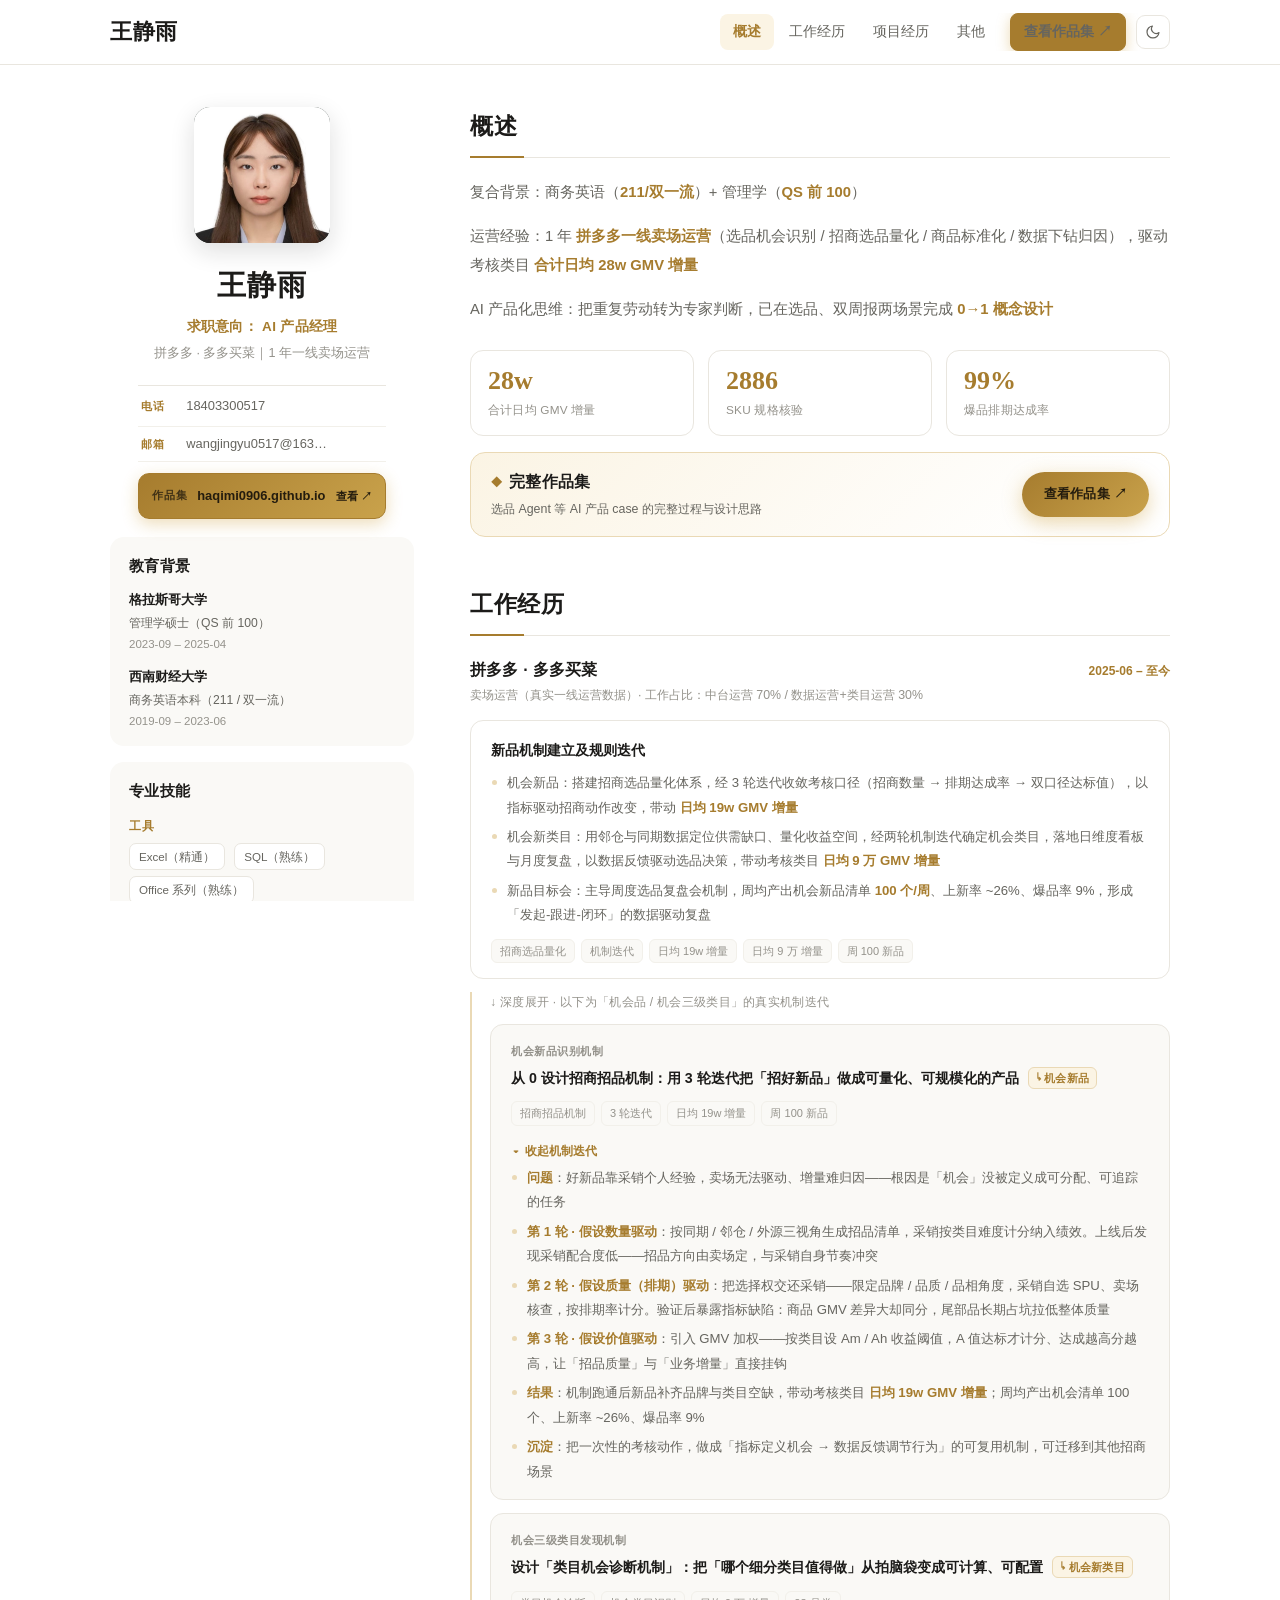
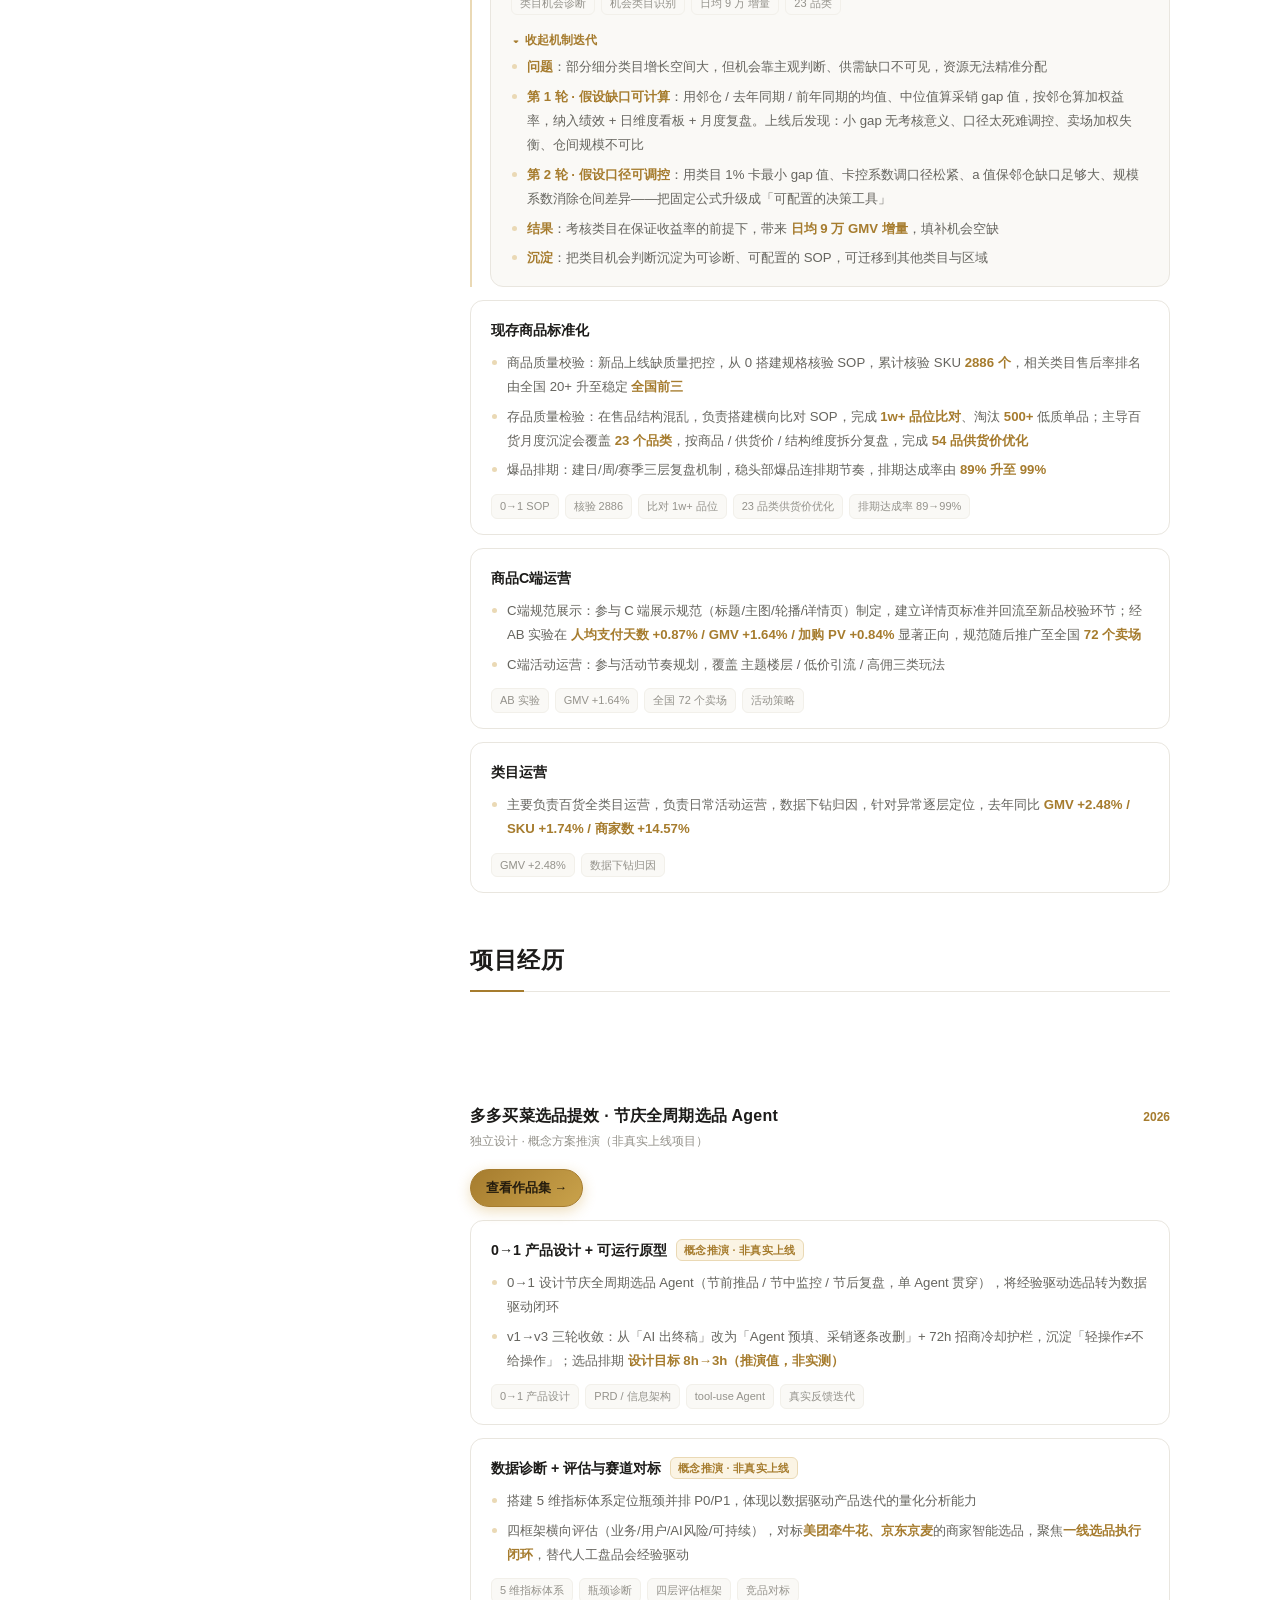
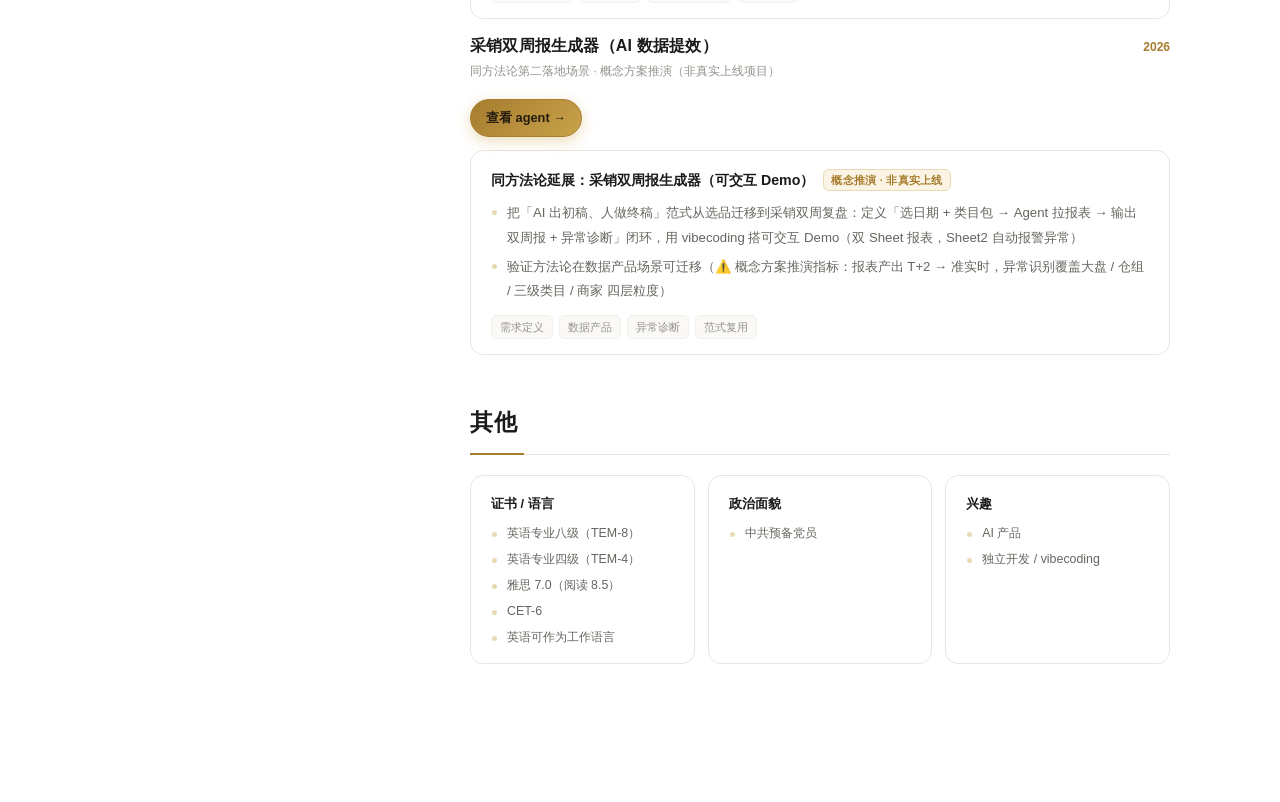
<file: resume/index.html>
<!DOCTYPE html>
<html lang="zh-CN" data-theme="light">
<head>
<meta charset="UTF-8">
<meta name="viewport" content="width=device-width, initial-scale=1.0">
<title>王静雨 · 求职意向： AI 产品经理</title>
<meta name="description" content="王静雨 的个人简历 —— 求职意向： AI 产品经理">
<script>document.documentElement.classList.add('js');</script>
<style>
  :root{
    --bg:#FFFFFF; --bg-soft:#FAF9F6; --card:#FFFFFF;
    --line:#E9E6DF; --line-soft:#F2F0EA;
    --text:#1C1B19; --text-2:#66655F; --text-3:#94928B;
    --gold:#A67C2E; --gold-2:#C9A24B; --gold-soft:#FBF4E4; --gold-line:#EAD9B5;
    --nav-bg:rgba(255,255,255,.80);
    --serif:Georgia,"Times New Roman","Songti SC","Noto Serif SC",serif;
    --sans:-apple-system,BlinkMacSystemFont,"PingFang SC","Hiragino Sans GB","Microsoft YaHei",sans-serif;
    --sh:0 1px 2px rgba(20,20,19,.05);
    --sh-h:0 10px 28px rgba(20,20,19,.09);
  }
  html[data-theme="dark"]{
    --bg:#141412; --bg-soft:#1A1A17; --card:#1C1C19;
    --line:#2F2E29; --line-soft:#262521;
    --text:#EDEBE5; --text-2:#A7A49C; --text-3:#7C7A73;
    --gold:#D3AA57; --gold-2:#E0BE77; --gold-soft:#2A2416; --gold-line:#4C3F23;
    --nav-bg:rgba(20,20,18,.82);
    --sh:0 1px 2px rgba(0,0,0,.4);
    --sh-h:0 10px 28px rgba(0,0,0,.55);
  }
  *{margin:0;padding:0;box-sizing:border-box;}
  html{scroll-behavior:smooth;}
  body{background:var(--bg);color:var(--text);font-family:var(--sans);
    font-size:14px;line-height:1.7;-webkit-font-smoothing:antialiased;
    transition:background .3s ease,color .3s ease;}
  a{color:inherit;}

  /* ---------- 顶部导航 ---------- */
  .nav{position:sticky;top:0;z-index:60;background:var(--nav-bg);
    backdrop-filter:saturate(180%) blur(14px);-webkit-backdrop-filter:saturate(180%) blur(14px);
    border-bottom:1px solid var(--line);}
  .nav-in{max-width:1120px;margin:0 auto;padding:0 30px;height:64px;
    display:flex;align-items:center;justify-content:space-between;gap:18px;}
  .nav-name{font-family:var(--serif);font-size:22px;font-weight:700;letter-spacing:.6px;
    text-decoration:none;color:var(--text);transition:color .2s;}
  .nav-name:hover{color:var(--gold);}
  .nav-links{display:flex;align-items:center;gap:2px;overflow-x:auto;flex-wrap:nowrap;
    scrollbar-width:none;-ms-overflow-style:none;min-width:0;}
  .nav-links::-webkit-scrollbar{display:none;}
  .nav-links a{font-size:13.5px;color:var(--text-2);text-decoration:none;
    padding:7px 13px;border-radius:8px;transition:.18s;white-space:nowrap;}
  .nav-links a:hover{color:var(--text);background:var(--bg-soft);}
  .nav-links a.on{color:var(--gold);background:var(--gold-soft);font-weight:600;}
  .iconbtn{width:34px;height:34px;margin-left:8px;border:1px solid var(--line);
    background:var(--card);border-radius:9px;color:var(--text-2);cursor:pointer;
    display:flex;align-items:center;justify-content:center;transition:.2s;}
  .iconbtn:hover{color:var(--gold);border-color:var(--gold);transform:translateY(-1px);}
  .navcta{display:inline-flex;align-items:center;gap:5px;margin-left:10px;font-size:13.4px;
    font-weight:700;color:#241c0e;text-decoration:none;border:1px solid var(--gold);
    background:var(--gold);border-radius:20px;padding:7px 17px;transition:.2s;white-space:nowrap;
    box-shadow:0 4px 14px rgba(200,150,42,.35);animation:ctapulse 2.4s ease-in-out infinite;}
  .navcta:hover{transform:translateY(-1px);box-shadow:0 6px 26px 6px rgba(200,150,42,.6);animation:none;}
  @keyframes ctapulse{0%,100%{box-shadow:0 4px 14px rgba(200,150,42,.35);}
    50%{box-shadow:0 4px 24px 5px rgba(200,150,42,.55);}}
  .bar{position:absolute;left:0;bottom:-1px;height:2px;width:0;
    background:linear-gradient(90deg,var(--gold),var(--gold-2));transition:width .08s linear;}

  /* ---------- 布局 ---------- */
  .wrap{max-width:1120px;margin:0 auto;padding:0 30px 90px;
    display:grid;grid-template-columns:304px 1fr;gap:56px;align-items:start;}
  .side{position:sticky;top:64px;padding:42px 0 20px;min-width:0;
    max-height:calc(100vh - 64px);overflow-y:auto;overscroll-behavior:contain;
    scrollbar-width:thin;scrollbar-color:var(--gold-line) transparent;}
  .side::-webkit-scrollbar{width:6px;}
  .side::-webkit-scrollbar-thumb{background:var(--gold-line);border-radius:6px;}
  .side::-webkit-scrollbar-track{background:transparent;}
  .main{padding:42px 0 0;min-width:0;}

  /* ---------- 左栏 ---------- */
  .ava{width:136px;height:136px;border-radius:16px;overflow:hidden;
    display:flex;align-items:center;justify-content:center;
    background:linear-gradient(150deg,#33403A,#1A211D);color:#E3C88C;
    font-family:var(--serif);font-size:54px;font-weight:700;
    box-shadow:0 8px 24px rgba(20,20,19,.14);
    transition:transform .45s cubic-bezier(.2,.8,.2,1),box-shadow .45s;}
  .ava img{width:100%;height:100%;object-fit:cover;object-position:center 8%;display:block;}
  .ava:hover{transform:translateY(-3px);box-shadow:0 14px 34px rgba(20,20,19,.2);}
  .side-top{display:flex;flex-direction:column;align-items:center;text-align:center;}
  .side-name{font-family:var(--serif);font-size:29px;font-weight:700;color:var(--text);
    margin-top:18px;letter-spacing:1px;}
  .side-role{font-size:13.5px;color:var(--gold);font-weight:600;margin-top:6px;letter-spacing:.3px;}
  .side-org{font-size:12.6px;color:var(--text-3);margin-top:4px;}
  .ctcs{margin:20px 0 2px;border-top:1px solid var(--line);}
  .ctc{display:flex;align-items:baseline;gap:9px;width:100%;padding:9px 3px;
    border:0;border-bottom:1px solid var(--line-soft);background:transparent;
    font-family:var(--sans);font-size:12.9px;text-align:left;cursor:pointer;
    text-decoration:none;color:var(--text-2);transition:background .18s,color .18s;}
  .ctc-l{flex:0 0 36px;font-size:11.3px;font-weight:700;color:var(--gold);
    letter-spacing:.9px;white-space:nowrap;}
  .ctc-v{flex:1 1 auto;min-width:0;overflow:hidden;text-overflow:ellipsis;
    white-space:nowrap;font-variant-numeric:tabular-nums;}
  .ctc-hint{flex:0 0 auto;font-size:10.6px;color:var(--text-3);opacity:0;
    transform:translateX(-3px);transition:opacity .18s,transform .18s,color .18s;}
  .ctc:hover{background:var(--gold-soft);color:var(--gold);}
  .ctc:hover .ctc-hint{opacity:1;transform:none;color:var(--gold);}
  .ctc:focus-visible{outline:2px solid var(--gold);outline-offset:-2px;}
  /* 左栏「作品集」——常驻高亮，不做 hover 才现 */
  .ctc-web{background:linear-gradient(135deg,var(--gold),var(--gold-2));
    border:1px solid var(--gold);border-bottom:1px solid var(--gold);
    border-radius:11px;padding:11px 13px;margin-top:11px;align-items:center;
    color:#241c0e;font-weight:700;box-shadow:0 5px 16px rgba(200,150,42,.32);
    animation:ctapulse 2.4s ease-in-out infinite;}
  .ctc-web .ctc-l{color:#241c0e;opacity:.78;}
  .ctc-web .ctc-v{color:#241c0e;font-weight:700;}
  .ctc-web .ctc-hint{opacity:1;transform:none;color:#241c0e;font-weight:700;}
  .ctc-web:hover{background:linear-gradient(135deg,var(--gold-2),var(--gold));
    color:#241c0e;transform:translateY(-2px);box-shadow:0 9px 26px rgba(200,150,42,.5);animation:none;}
  .ctc-web:hover .ctc-l,.ctc-web:hover .ctc-v,.ctc-web:hover .ctc-hint{color:#241c0e;}
  .soft{background:var(--bg-soft);border-radius:14px;padding:17px 19px 15px;margin-top:16px;
    transition:background .3s ease;}
  .soft-t{font-family:var(--serif);font-size:14.5px;font-weight:700;color:var(--text);
    margin-bottom:11px;letter-spacing:.3px;}
  .edu+.edu{margin-top:12px;}
  .edu .h{font-size:13.4px;font-weight:700;color:var(--text);}
  .edu .s{font-size:12.2px;color:var(--text-2);margin-top:1px;}
  .edu .d{font-size:11.5px;color:var(--text-3);margin-top:1px;font-variant-numeric:tabular-nums;}
  .skg{font-size:11.6px;font-weight:700;color:var(--gold);letter-spacing:.6px;margin:12px 0 7px;}
  .skg:first-of-type{margin-top:0;}
  .sp{display:inline-block;font-size:11.6px;color:var(--text-2);background:var(--card);
    border:1px solid var(--line);border-radius:7px;padding:3px 9px;margin:0 5px 6px 0;
    transition:.18s;cursor:default;}
  .sp:hover{border-color:var(--gold);color:var(--gold);transform:translateY(-1px);}

  /* ---------- 右栏 ---------- */
  .sec{margin-bottom:48px;scroll-margin-top:84px;}
  .sec-h{font-family:var(--serif);font-size:23px;font-weight:700;color:var(--text);
    padding-bottom:11px;border-bottom:1px solid var(--line);margin-bottom:20px;
    position:relative;letter-spacing:.5px;}
  .sec-h::after{content:"";position:absolute;left:0;bottom:-1px;width:54px;height:2px;background:var(--gold);
    transform-origin:left;transition:width .7s cubic-bezier(.2,.8,.2,1);}
  html.js .sec:not(.on) .sec-h::after{width:0;}
  .about p{font-size:14.8px;line-height:2;color:var(--text-2);margin-bottom:14px;}
  .about p:last-child{margin-bottom:0;}

  /* 数字条 */
  .stats{display:grid;grid-template-columns:repeat(3,1fr);gap:14px;margin:26px 0 4px;}
  .stat{border:1px solid var(--line);border-radius:13px;padding:15px 17px;background:var(--card);
    transition:.22s;}
  .stat:hover{border-color:var(--gold);transform:translateY(-2px);box-shadow:var(--sh-h);}
  .stat b{font-family:var(--serif);font-size:26px;font-weight:700;color:var(--gold);
    display:block;line-height:1.15;font-variant-numeric:tabular-nums;}
  .stat span{font-size:11.8px;color:var(--text-3);display:block;margin-top:4px;letter-spacing:.2px;}
  /* 首屏作品集引导条 */
  .pf-cta{display:flex;align-items:center;justify-content:space-between;gap:18px;
    margin:16px 0 2px;padding:16px 20px;border-radius:15px;
    border:1px solid var(--gold-line);
    background:linear-gradient(135deg,var(--gold-soft),transparent 88%);
    transition:border-color .25s,box-shadow .25s;}
  .pf-cta:hover{border-color:var(--gold);box-shadow:0 8px 26px rgba(200,150,42,.16);}
  .pf-txt{display:flex;flex-direction:column;gap:3px;min-width:0;}
  .pf-txt b{font-family:var(--serif);font-size:15.5px;color:var(--text);letter-spacing:.2px;}
  .pf-txt b::before{content:"◆";color:var(--gold);font-size:10.5px;margin-right:7px;vertical-align:1px;}
  .pf-txt span{font-size:12.4px;color:var(--text-2);overflow:hidden;text-overflow:ellipsis;}
  .pf-btn{display:inline-flex;align-items:center;gap:8px;flex:0 0 auto;
    background:linear-gradient(135deg,var(--gold),var(--gold-2));color:#241c0e;
    font-weight:700;font-size:13.4px;text-decoration:none;letter-spacing:.2px;
    padding:11px 22px;border-radius:24px;white-space:nowrap;
    box-shadow:0 6px 20px rgba(200,150,42,.38);transition:.2s;
    animation:ctapulse 2.4s ease-in-out infinite;}
  .pf-btn:hover{transform:translateY(-2px);box-shadow:0 10px 30px rgba(200,150,42,.6);animation:none;}

  /* 经历 */
  .org{margin-bottom:14px;}
  .org-h{display:flex;align-items:baseline;justify-content:space-between;gap:14px;flex-wrap:wrap;}
  .org-h h3{font-size:16px;font-weight:700;color:var(--text);letter-spacing:.2px;}
  .org-h .d{font-size:12px;color:var(--gold);font-weight:600;white-space:nowrap;
    font-variant-numeric:tabular-nums;}
  .org .s{font-size:12.4px;color:var(--text-3);margin-top:3px;line-height:1.6;}
  .card{border:1px solid var(--line);border-radius:13px;background:var(--card);
    padding:17px 20px 15px;margin-bottom:13px;transition:.24s cubic-bezier(.2,.8,.2,1);}
  .card:hover{border-color:var(--gold);box-shadow:var(--sh-h);transform:translateY(-3px);}
  .card-t{font-size:14.2px;font-weight:700;color:var(--text);margin-bottom:9px;
    display:flex;align-items:center;gap:9px;flex-wrap:wrap;}
  .tag{font-size:10.6px;font-weight:700;color:var(--gold);background:var(--gold-soft);
    border:1px solid var(--gold-line);border-radius:6px;padding:1px 7px;letter-spacing:.3px;}
  .card ul{list-style:none;}
  .card ul li{position:relative;padding-left:16px;font-size:13.2px;color:var(--text-2);
    line-height:1.85;margin-bottom:5px;}
  .card ul li:last-child{margin-bottom:0;}
  .card ul li::before{content:"";position:absolute;left:1px;top:9px;width:5px;height:5px;
    border-radius:50%;background:var(--gold-line);transition:background .2s;}
  .card:hover ul li::before{background:var(--gold);}
  .m{color:var(--gold);font-weight:700;font-variant-numeric:tabular-nums;}
  .pills{display:flex;flex-wrap:wrap;gap:6px;margin-top:11px;}
  .pill{font-size:11px;color:var(--text-3);border:1px solid var(--line-soft);
    background:var(--bg-soft);border-radius:6px;padding:2px 8px;transition:.18s;}
  .card:hover .pill{border-color:var(--gold-line);color:var(--gold);}
  .case-toggle{display:inline-flex;align-items:center;gap:6px;margin:13px 0 2px;
    font-size:12.4px;font-weight:600;color:var(--gold);background:transparent;
    border:0;cursor:pointer;padding:4px 2px;font-family:var(--sans);transition:color .18s;}
  .case-toggle:hover{color:var(--gold-2);}
  .case-toggle .ct-chev{display:inline-block;font-size:11px;transition:transform .3s ease;}
  .case-toggle:not(.on) .ct-chev{transform:rotate(-90deg);}
  .case-body{display:grid;grid-template-rows:0fr;transition:grid-template-rows .35s ease;}
  .case-body.open{grid-template-rows:1fr;}
  .case-body>.inner{overflow:hidden;min-height:0;}
  .case-body .card ul{margin-top:2px;}
  /* 工作经历内嵌套的「深度展开」案例 */
  .case-nest{margin:12px 0 2px;padding-left:18px;border-left:2px solid var(--gold-line);}
  .case-nest-h{font-size:12px;color:var(--text-3);letter-spacing:.3px;margin-bottom:11px;}
  .case-cap{font-size:11.4px;color:var(--text-3);letter-spacing:.5px;margin-bottom:5px;font-weight:600;}
  .case-nest .card{background:var(--bg-soft);}
  .tip{font-size:12.4px;color:var(--text-2);background:var(--gold-soft);
    border:1px solid var(--gold-line);border-radius:12px;padding:12px 16px;
    line-height:1.75;margin-bottom:20px;}
  .golink{display:inline-flex;align-items:center;gap:6px;font-size:12.8px;font-weight:700;
    color:#241c0e;text-decoration:none;border:1px solid var(--gold);
    background:linear-gradient(135deg,var(--gold),var(--gold-2));
    border-radius:20px;padding:7px 15px;margin:3px 0 13px;
    box-shadow:0 4px 14px rgba(200,150,42,.32);animation:ctapulse 2.4s ease-in-out infinite;transition:.2s;}
  .golink:hover{transform:translateY(-1px);box-shadow:0 7px 22px rgba(200,150,42,.55);animation:none;}
  .more{display:grid;grid-template-columns:repeat(3,1fr);gap:13px;}
  .more .card{margin-bottom:0;}
  .more .card-t{font-size:13px;margin-bottom:8px;}
  .more .card ul li{font-size:12.4px;line-height:1.7;}

  /* 回到顶部 */
  .totop{position:fixed;right:26px;bottom:26px;width:42px;height:42px;border-radius:12px;
    border:1px solid var(--line);background:var(--card);color:var(--text-2);cursor:pointer;
    display:flex;align-items:center;justify-content:center;box-shadow:var(--sh-h);
    opacity:0;pointer-events:none;transform:translateY(10px);transition:.28s;z-index:70;}
  .totop.show{opacity:1;pointer-events:auto;transform:none;}
  .totop:hover{color:var(--gold);border-color:var(--gold);}
  .toast{position:fixed;left:50%;bottom:34px;transform:translate(-50%,14px);
    background:#1C1B19;color:#F3F1EB;font-size:12.6px;padding:9px 18px;border-radius:9px;
    opacity:0;pointer-events:none;transition:.26s;z-index:80;}
  .toast.show{opacity:1;transform:translate(-50%,0);}

  /* 渐入 */
  .rv{opacity:0;transform:translateY(14px);}
  .rv.in{opacity:1;transform:none;transition:opacity .6s ease,transform .6s cubic-bezier(.2,.8,.2,1);}

  @media(max-width:900px){
    .wrap{grid-template-columns:minmax(0,1fr);gap:8px;padding:0 22px 70px;}
    .side{position:static;padding:30px 0 6px;max-height:none;overflow:visible;}
    .main{padding-top:22px;}
    .nav-in{padding:0 22px;height:58px;}
    .nav-links a{padding:6px 9px;font-size:12.6px;}
    .nav-name{font-size:19px;}
    .stats,.more{grid-template-columns:1fr;}
    .pf-cta{flex-direction:column;align-items:stretch;gap:12px;}
    .pf-txt{align-items:center;text-align:center;}
    .pf-btn{justify-content:center;}
    .side-top{max-width:360px;margin:0 auto;}
    .ctcs{max-width:360px;margin-left:auto;margin-right:auto;}
  }
  @media(max-width:620px){
    .nav-links a[data-collapse]{display:none;}
  }
  @media(prefers-reduced-motion:reduce){
    html{scroll-behavior:auto;}
    .rv{opacity:1!important;transform:none!important;}
    html.js .sec .sec-h::after{width:54px;}
    .card,.stat,.ava,.ctc{transition:none;}
    .navcta,.ctc-web,.pf-btn,.golink{animation:none;}
  }
  @media(prefers-reduced-motion:reduce){
    .case-body{transition:none;}
  }
  @media print{
    body{background:#fff;}
    .nav,.totop,.toast{display:none!important;}
    .wrap{display:block;max-width:100%;padding:0;}
    .side{position:static;padding:0 0 18px;max-height:none;overflow:visible;}
    .rv{opacity:1!important;transform:none!important;}
    .card,.stat{break-inside:avoid;}
    @page{margin:12mm;}
  }
</style>
</head>
<body>

<header class="nav">
  <div class="nav-in">
    <a class="nav-name" href="#top">王静雨</a>
    <nav class="nav-links">
      <a href="#about" class="on">概述</a>
      <a href="#exp">工作经历</a>
      <a href="#proj">项目经历</a>
      <a href="#more" data-collapse>其他</a>
      <a class="navcta" href="https://haqimi0906.github.io/" target="_blank" rel="noopener" title="AI 产品经理作品集">查看作品集 ↗</a>
      <button class="iconbtn" id="themeBtn" title="切换深色 / 浅色" aria-label="切换主题"><svg width="16" height="16" viewBox="0 0 24 24" fill="none" stroke="currentColor" stroke-width="1.8" stroke-linecap="round" stroke-linejoin="round"><path d="M21 12.79A9 9 0 1 1 11.21 3 7 7 0 0 0 21 12.79z"/></svg></button>
    </nav>
  </div>
  <div class="bar" id="bar"></div>
</header>

<div class="wrap" id="top">
  <aside class="side">
    <div class="side-top">
<div class="ava"><img src="[data-uri]" alt="王静雨 简历证件照"></div>
<div class="side-name">王静雨</div>
<div class="side-role">求职意向： AI 产品经理</div>
<div class="side-org">拼多多 · 多多买菜｜1 年一线卖场运营</div>
<div class="ctcs">
<a class="ctc" href="tel:18403300517" title="点击拨打 18403300517"><span class="ctc-l">电话</span><span class="ctc-v">18403300517</span><span class="ctc-hint">拨打</span></a>
<button class="ctc" type="button" data-copy="wangjingyu0517@163.com" title="点击复制邮箱"><span class="ctc-l">邮箱</span><span class="ctc-v">wangjingyu0517@163.com</span><span class="ctc-hint">点击复制</span></button>
<a class="ctc ctc-web" href="https://haqimi0906.github.io/" target="_blank" rel="noopener" title="AI 产品经理作品集"><span class="ctc-l">作品集</span><span class="ctc-v">haqimi0906.github.io</span><span class="ctc-hint">查看 ↗</span></a>
</div></div>
<div class="soft"><div class="soft-t">教育背景</div>
<div class="edu"><div class="h">格拉斯哥大学</div><div class="s">管理学硕士（QS 前 100）</div><div class="d">2023-09 – 2025-04</div></div>
<div class="edu"><div class="h">西南财经大学</div><div class="s">商务英语本科（211 / 双一流）</div><div class="d">2019-09 – 2023-06</div></div>
</div>
<div class="soft"><div class="soft-t">专业技能</div>
<div class="skg">工具</div>
<span class="sp">Excel（精通）</span>
<span class="sp">SQL（熟练）</span>
<span class="sp">Office 系列（熟练）</span>
<div class="skg">产品 / 分析</div>
<span class="sp">需求分析</span>
<span class="sp">数据分析与指标体系</span>
<span class="sp">产品设计与 PRD</span>
<span class="sp">信息架构</span>
<span class="sp">竞品对标</span>
<span class="sp">AB 测试</span>
<span class="sp">用户研究</span>
<div class="skg">AI / 工程</div>
<span class="sp">AI 工作流设计</span>
<span class="sp">tool-use Agent 设计</span>
<span class="sp">LLM 应用</span>
<span class="sp">vibecoding</span>
<div class="skg">运营</div>
<span class="sp">商品运营（选品 / 招商 / 类目）</span>
<span class="sp">跨团队协同</span>
</div>
  </aside>
  <main class="main">
    <section class="sec" id="about"><div class="sec-h">概述</div><div class="about">
<p>复合背景：商务英语（<span class="m">211/双一流</span>）+ 管理学（<span class="m">QS 前 100</span>）</p>
<p>运营经验：1 年 <span class="m">拼多多一线卖场运营</span>（选品机会识别 / 招商选品量化 / 商品标准化 / 数据下钻归因），驱动考核类目 <span class="m">合计日均 28w GMV 增量</span></p>
<p>AI 产品化思维：把重复劳动转为专家判断，已在选品、双周报两场景完成 <span class="m">0→1 概念设计</span></p>
</div><div class="stats">
<div class="stat"><b data-n="28" data-suf="w">28w</b><span>合计日均 GMV 增量</span></div>
<div class="stat"><b data-n="2886" data-suf="">2886</b><span>SKU 规格核验</span></div>
<div class="stat"><b data-n="99" data-suf="%">99%</b><span>爆品排期达成率</span></div>
</div>
<div class="pf-cta rv"><div class="pf-txt"><b>完整作品集</b><span>选品 Agent 等 AI 产品 case 的完整过程与设计思路</span></div><a class="pf-btn" href="https://haqimi0906.github.io/" target="_blank" rel="noopener" title="AI 产品经理作品集">查看作品集 ↗</a></div>
</section>
<section class="sec" id="exp"><div class="sec-h">工作经历</div>
<div class="org">
<div class="org-h"><h3>拼多多 · 多多买菜</h3><span class="d">2025-06 – 至今</span></div>
<div class="s">卖场运营（真实一线运营数据）· 工作占比：中台运营 70% / 数据运营+类目运营 30%</div>
</div>
<div class="card rv">
<div class="card-t">新品机制建立及规则迭代</div><ul>
<li>机会新品：搭建招商选品量化体系，经 3 轮迭代收敛考核口径（招商数量 → 排期达成率 → 双口径达标值），以指标驱动招商动作改变，带动 <span class="m">日均 19w GMV 增量</span></li><li>机会新类目：用邻仓与同期数据定位供需缺口、量化收益空间，经两轮机制迭代确定机会类目，落地日维度看板与月度复盘，以数据反馈驱动选品决策，带动考核类目 <span class="m">日均 9 万 GMV 增量</span></li><li>新品目标会：主导周度选品复盘会机制，周均产出机会新品清单 <span class="m">100 个/周</span>、上新率 ~26%、爆品率 9%，形成「发起-跟进-闭环」的数据驱动复盘</li>
</ul>
<div class="pills"><span class="pill">招商选品量化</span><span class="pill">机制迭代</span><span class="pill">日均 19w 增量</span><span class="pill">日均 9 万 增量</span><span class="pill">周 100 新品</span></div>
</div>
<div class="case-nest rv">
<div class="case-nest-h">↓ 深度展开 · 以下为「机会品 / 机会三级类目」的真实机制迭代</div>
<div class="card rv"><div class="case-cap">机会新品识别机制</div><div class="card-t">从 0 设计招商招品机制：用 3 轮迭代把「招好新品」做成可量化、可规模化的产品<span class="tag">↳ 机会新品</span></div><div class="pills"><span class="pill">招商招品机制</span><span class="pill">3 轮迭代</span><span class="pill">日均 19w 增量</span><span class="pill">周 100 新品</span></div><button class="case-toggle on" type="button" aria-expanded="true"><span class="ct-chev">▾</span><span class="ct-lab">收起机制迭代</span></button><div class="case-body open"><div class="inner"><ul><li><span class="m">问题</span>：好新品靠采销个人经验，卖场无法驱动、增量难归因——根因是「机会」没被定义成可分配、可追踪的任务</li><li><span class="m">第 1 轮 · 假设数量驱动</span>：按同期 / 邻仓 / 外源三视角生成招品清单，采销按类目难度计分纳入绩效。上线后发现采销配合度低——招品方向由卖场定，与采销自身节奏冲突</li><li><span class="m">第 2 轮 · 假设质量（排期）驱动</span>：把选择权交还采销——限定品牌 / 品质 / 品相角度，采销自选 SPU、卖场核查，按排期率计分。验证后暴露指标缺陷：商品 GMV 差异大却同分，尾部品长期占坑拉低整体质量</li><li><span class="m">第 3 轮 · 假设价值驱动</span>：引入 GMV 加权——按类目设 Am / Ah 收益阈值，A 值达标才计分、达成越高分越高，让「招品质量」与「业务增量」直接挂钩</li><li><span class="m">结果</span>：机制跑通后新品补齐品牌与类目空缺，带动考核类目 <span class="m">日均 19w GMV 增量</span>；周均产出机会清单 100 个、上新率 ~26%、爆品率 9%</li><li><span class="m">沉淀</span>：把一次性的考核动作，做成「指标定义机会 → 数据反馈调节行为」的可复用机制，可迁移到其他招商场景</li></ul></div></div></div>
<div class="card rv"><div class="case-cap">机会三级类目发现机制</div><div class="card-t">设计「类目机会诊断机制」：把「哪个细分类目值得做」从拍脑袋变成可计算、可配置<span class="tag">↳ 机会新类目</span></div><div class="pills"><span class="pill">类目机会诊断</span><span class="pill">机会类目识别</span><span class="pill">日均 9 万 增量</span><span class="pill">23 品类</span></div><button class="case-toggle on" type="button" aria-expanded="true"><span class="ct-chev">▾</span><span class="ct-lab">收起机制迭代</span></button><div class="case-body open"><div class="inner"><ul><li><span class="m">问题</span>：部分细分类目增长空间大，但机会靠主观判断、供需缺口不可见，资源无法精准分配</li><li><span class="m">第 1 轮 · 假设缺口可计算</span>：用邻仓 / 去年同期 / 前年同期的均值、中位值算采销 gap 值，按邻仓算加权益率，纳入绩效 + 日维度看板 + 月度复盘。上线后发现：小 gap 无考核意义、口径太死难调控、卖场加权失衡、仓间规模不可比</li><li><span class="m">第 2 轮 · 假设口径可调控</span>：用类目 1% 卡最小 gap 值、卡控系数调口径松紧、a 值保邻仓缺口足够大、规模系数消除仓间差异——把固定公式升级成「可配置的决策工具」</li><li><span class="m">结果</span>：考核类目在保证收益率的前提下，带来 <span class="m">日均 9 万 GMV 增量</span>，填补机会空缺</li><li><span class="m">沉淀</span>：把类目机会判断沉淀为可诊断、可配置的 SOP，可迁移到其他类目与区域</li></ul></div></div></div>
</div>
<div class="card rv">
<div class="card-t">现存商品标准化</div><ul>
<li>商品质量校验：新品上线缺质量把控，从 0 搭建规格核验 SOP，累计核验 SKU <span class="m">2886 个</span>，相关类目售后率排名由全国 20+ 升至稳定 <span class="m">全国前三</span></li><li>存品质量检验：在售品结构混乱，负责搭建横向比对 SOP，完成 <span class="m">1w+ 品位比对</span>、淘汰 <span class="m">500+</span> 低质单品；主导百货月度沉淀会覆盖 <span class="m">23 个品类</span>，按商品 / 供货价 / 结构维度拆分复盘，完成 <span class="m">54 品供货价优化</span></li><li>爆品排期：建日/周/赛季三层复盘机制，稳头部爆品连排期节奏，排期达成率由 <span class="m">89% 升至 99%</span></li>
</ul>
<div class="pills"><span class="pill">0→1 SOP</span><span class="pill">核验 2886</span><span class="pill">比对 1w+ 品位</span><span class="pill">23 品类供货价优化</span><span class="pill">排期达成率 89→99%</span></div>
</div>
<div class="card rv">
<div class="card-t">商品C端运营</div><ul>
<li>C端规范展示：参与 C 端展示规范（标题/主图/轮播/详情页）制定，建立详情页标准并回流至新品校验环节；经 AB 实验在 <span class="m">人均支付天数 +0.87% / GMV +1.64% / 加购 PV +0.84%</span> 显著正向，规范随后推广至全国 <span class="m">72 个卖场</span></li><li>C端活动运营：参与活动节奏规划，覆盖 主题楼层 / 低价引流 / 高佣三类玩法</li>
</ul>
<div class="pills"><span class="pill">AB 实验</span><span class="pill">GMV +1.64%</span><span class="pill">全国 72 个卖场</span><span class="pill">活动策略</span></div>
</div>
<div class="card rv">
<div class="card-t">类目运营</div><ul>
<li>主要负责百货全类目运营，负责日常活动运营，数据下钻归因，针对异常逐层定位，去年同比 <span class="m">GMV +2.48% / SKU +1.74% / 商家数 +14.57%</span></li>
</ul>
<div class="pills"><span class="pill">GMV +2.48%</span><span class="pill">数据下钻归因</span></div>
</div>
</section>
<section class="sec" id="proj"><div class="sec-h">项目经历</div>
<div class="tip rv">📌 下面是我<span class="m">个人设计的 AI 产品方案</span>（概念推演，非真实上线）：围绕多多买菜真实业务痛点，完成「选品 Agent」「双周报生成器」两个 0→1 概念设计，<span class="m">体现我把一线重复劳动产品化的 AI PM 能力</span>；真实一线运营业绩见上方「工作经历」。</div>
<div class="org">
<div class="org-h"><h3>多多买菜选品提效 · 节庆全周期选品 Agent</h3><span class="d">2026</span></div>
<div class="s">独立设计 · 概念方案推演（非真实上线项目）</div>
</div>
<a class="golink" href="https://haqimi0906.github.io/" target="_blank" rel="noopener">查看作品集 →</a>
<div class="card rv">
<div class="card-t">0→1 产品设计 + 可运行原型<span class="tag">概念推演 · 非真实上线</span></div><ul>
<li>0→1 设计节庆全周期选品 Agent（节前推品 / 节中监控 / 节后复盘，单 Agent 贯穿），将经验驱动选品转为数据驱动闭环</li><li>v1→v3 三轮收敛：从「AI 出终稿」改为「Agent 预填、采销逐条改删」+ 72h 招商冷却护栏，沉淀「轻操作≠不给操作」；选品排期 <span class="m">设计目标 8h→3h（推演值，非实测）</span></li>
</ul>
<div class="pills"><span class="pill">0→1 产品设计</span><span class="pill">PRD / 信息架构</span><span class="pill">tool-use Agent</span><span class="pill">真实反馈迭代</span></div>
</div>
<div class="card rv">
<div class="card-t">数据诊断 + 评估与赛道对标<span class="tag">概念推演 · 非真实上线</span></div><ul>
<li>搭建 5 维指标体系定位瓶颈并排 P0/P1，体现以数据驱动产品迭代的量化分析能力</li><li>四框架横向评估（业务/用户/AI风险/可持续），对标<span class="m">美团牵牛花、京东京麦</span>的商家智能选品，聚焦<span class="m">一线选品执行闭环</span>，替代人工盘品会经验驱动</li>
</ul>
<div class="pills"><span class="pill">5 维指标体系</span><span class="pill">瓶颈诊断</span><span class="pill">四层评估框架</span><span class="pill">竞品对标</span></div>
</div>
<div class="org">
<div class="org-h"><h3>采销双周报生成器（AI 数据提效）</h3><span class="d">2026</span></div>
<div class="s">同方法论第二落地场景 · 概念方案推演（非真实上线项目）</div>
</div>
<a class="golink" href="https://haqimi0906.github.io/weekly-report/" target="_blank" rel="noopener">查看 agent →</a>
<div class="card rv">
<div class="card-t">同方法论延展：采销双周报生成器（可交互 Demo）<span class="tag">概念推演 · 非真实上线</span></div><ul>
<li>把「AI 出初稿、人做终稿」范式从选品迁移到采销双周复盘：定义「选日期 + 类目包 → Agent 拉报表 → 输出双周报 + 异常诊断」闭环，用 vibecoding 搭可交互 Demo（双 Sheet 报表，Sheet2 自动报警异常）</li><li>验证方法论在数据产品场景可迁移（⚠️ 概念方案推演指标：报表产出 T+2 → 准实时，异常识别覆盖大盘 / 仓组 / 三级类目 / 商家 四层粒度）</li>
</ul>
<div class="pills"><span class="pill">需求定义</span><span class="pill">数据产品</span><span class="pill">异常诊断</span><span class="pill">范式复用</span></div>
</div>
</section>
<section class="sec" id="more"><div class="sec-h">其他</div><div class="more">
<div class="card rv"><div class="card-t">证书 / 语言</div><ul><li>英语专业八级（TEM-8）</li><li>英语专业四级（TEM-4）</li><li>雅思 7.0（阅读 8.5）</li><li>CET-6</li><li>英语可作为工作语言</li></ul></div>
<div class="card rv"><div class="card-t">政治面貌</div><ul><li>中共预备党员</li></ul></div>
<div class="card rv"><div class="card-t">兴趣</div><ul><li>AI 产品</li><li>独立开发 / vibecoding</li></ul></div>
</div></section>
  </main>
</div>

<button class="totop" id="totop" title="回到顶部" aria-label="回到顶部"><svg width="17" height="17" viewBox="0 0 24 24" fill="none" stroke="currentColor" stroke-width="2" stroke-linecap="round" stroke-linejoin="round"><path d="m18 15-6-6-6 6"/></svg></button>
<div class="toast" id="toast"></div>

<script>
/* 仅交互增强：导航高亮 / 进度条 / 主题切换 / 邮箱复制 / 渐入动画
   无任何内容编辑或保存能力 */
(function(){
  var $=function(s,c){return (c||document).querySelector(s);};
  var $$=function(s,c){return Array.prototype.slice.call((c||document).querySelectorAll(s));};

  /* 1. 阅读进度条 */
  var bar=$('#bar');
  function prog(){
    var h=document.documentElement.scrollHeight-window.innerHeight;
    bar.style.width=(h>0?Math.min(100,window.scrollY/h*100):0)+'%';
  }
  window.addEventListener('scroll',prog,{passive:true});prog();

  /* 2. 导航 scrollspy */
  var links=$$('.nav-links a[href^="#"]');
  var secs=links.map(function(a){return $(a.getAttribute('href'));});
  function spy(){
    var y=window.scrollY+120,idx=0;
    secs.forEach(function(s,i){if(s&&s.offsetTop<=y)idx=i;});
    if(window.innerHeight+window.scrollY>=document.documentElement.scrollHeight-60)idx=secs.length-1;
    links.forEach(function(a,i){a.classList.toggle('on',i===idx);});
  }
  window.addEventListener('scroll',spy,{passive:true});spy();

  /* 3. 回到顶部 */
  var tt=$('#totop');
  window.addEventListener('scroll',function(){tt.classList.toggle('show',window.scrollY>520);},{passive:true});
  tt.addEventListener('click',function(){window.scrollTo({top:0,behavior:'smooth'});});

  /* 4. 主题切换（仅记忆显示偏好，不涉及任何内容数据） */
  var root=document.documentElement,tb=$('#themeBtn');
  var SUN='<svg width="16" height="16" viewBox="0 0 24 24" fill="none" stroke="currentColor" stroke-width="1.8" stroke-linecap="round" stroke-linejoin="round"><circle cx="12" cy="12" r="4"/><path d="M12 2v2M12 20v2M4.93 4.93l1.41 1.41M17.66 17.66l1.41 1.41M2 12h2M20 12h2M6.34 17.66l-1.41 1.41M19.07 4.93l-1.41 1.41"/></svg>',MOON='<svg width="16" height="16" viewBox="0 0 24 24" fill="none" stroke="currentColor" stroke-width="1.8" stroke-linecap="round" stroke-linejoin="round"><path d="M21 12.79A9 9 0 1 1 11.21 3 7 7 0 0 0 21 12.79z"/></svg>';
  function apply(t){
    root.setAttribute('data-theme',t);
    tb.innerHTML=(t==='dark')?SUN:MOON;
    try{sessionStorage.setItem('resume-theme',t);}catch(e){}
  }
  var saved='light';
  try{saved=sessionStorage.getItem('resume-theme')||'light';}catch(e){}
  if(!saved){saved=window.matchMedia&&window.matchMedia('(prefers-color-scheme:dark)').matches?'dark':'light';}
  apply(saved);
  tb.addEventListener('click',function(){
    apply(root.getAttribute('data-theme')==='dark'?'light':'dark');
  });

  /* 5. 邮箱点击复制 */
  var toast=$('#toast'),tmr;
  function say(m){toast.textContent=m;toast.classList.add('show');
    clearTimeout(tmr);tmr=setTimeout(function(){toast.classList.remove('show');},1900);}
  $$('[data-copy]').forEach(function(el){
    el.addEventListener('click',function(e){
      var v=el.getAttribute('data-copy');
      if(navigator.clipboard&&navigator.clipboard.writeText){
        navigator.clipboard.writeText(v).then(function(){say('已复制：'+v);},
          function(){say(v);});
      }else{say(v);}
    });
  });

  /* 6. 滚动渐入 */
  if('IntersectionObserver' in window){
    var io=new IntersectionObserver(function(es){
      es.forEach(function(en){
        if(en.isIntersecting){en.target.classList.add('in');io.unobserve(en.target);}
      });
    },{rootMargin:'0px 0px -8% 0px',threshold:.06});
    $$('.rv').forEach(function(el){io.observe(el);});
  }else{$$('.rv').forEach(function(el){el.classList.add('in');});}

  /* 7. 数字滚动（仅对已出现在简历中的数字） */
  var nums=$$('.stat b[data-n]');
  var rm=window.matchMedia&&window.matchMedia('(prefers-reduced-motion:reduce)').matches;
  if(!rm && 'IntersectionObserver' in window){
    var io2=new IntersectionObserver(function(es){
      es.forEach(function(en){
        if(!en.isIntersecting)return;
        var el=en.target,end=parseFloat(el.getAttribute('data-n')),
            suf=el.getAttribute('data-suf')||'',dec=(el.getAttribute('data-dec')|0),
            t0=null;
        function step(ts){
          if(!t0)t0=ts;
          var p=Math.min(1,(ts-t0)/700),e=1-Math.pow(1-p,3);
          el.textContent=(end*e).toFixed(dec)+suf;
          if(p<1)requestAnimationFrame(step);else el.textContent=end.toFixed(dec)+suf;
        }
        requestAnimationFrame(step);io2.unobserve(el);
      });
    },{threshold:.5});
    nums.forEach(function(el){io2.observe(el);});
  }else{
    /* 减弱动效 / 不支持 IO：直接落到最终值，避免停在 0 */
    nums.forEach(function(el){
      var end=parseFloat(el.getAttribute('data-n')),
          suf=el.getAttribute('data-suf')||'',dec=(el.getAttribute('data-dec')|0);
      el.textContent=end.toFixed(dec)+suf;
    });
  }

  /* 8. 卡片错落入场 + 区块标题金线随滚动展开 */
  $$('.sec').forEach(function(host){
    $$('.rv',host).forEach(function(el,i){el.style.transitionDelay=Math.min(i,5)*70+'ms';});
  });
  if('IntersectionObserver' in window){
    var io3=new IntersectionObserver(function(es){
      es.forEach(function(en){
        if(en.isIntersecting){en.target.classList.add('on');io3.unobserve(en.target);}
      });
    },{rootMargin:'0px 0px -12% 0px',threshold:.05});
    $$('.sec').forEach(function(s){io3.observe(s);});
  }else{$$('.sec').forEach(function(s){s.classList.add('on');});}

  /* 9. 案例折叠：默认展开，可一键收起（指标常驻可见，仅折叠迭代明细） */
  $$('.case-toggle').forEach(function(btn){
    var body=btn.nextElementSibling;
    if(!body||!body.classList.contains('case-body'))return;
    btn.addEventListener('click',function(){
      var open=body.classList.toggle('open');
      btn.classList.toggle('on',open);
      btn.setAttribute('aria-expanded',open?'true':'false');
      btn.querySelector('.ct-lab').textContent=open?'收起机制迭代':'展开机制迭代';
    });
  });
})();
</script>
</body>
</html>
</file>
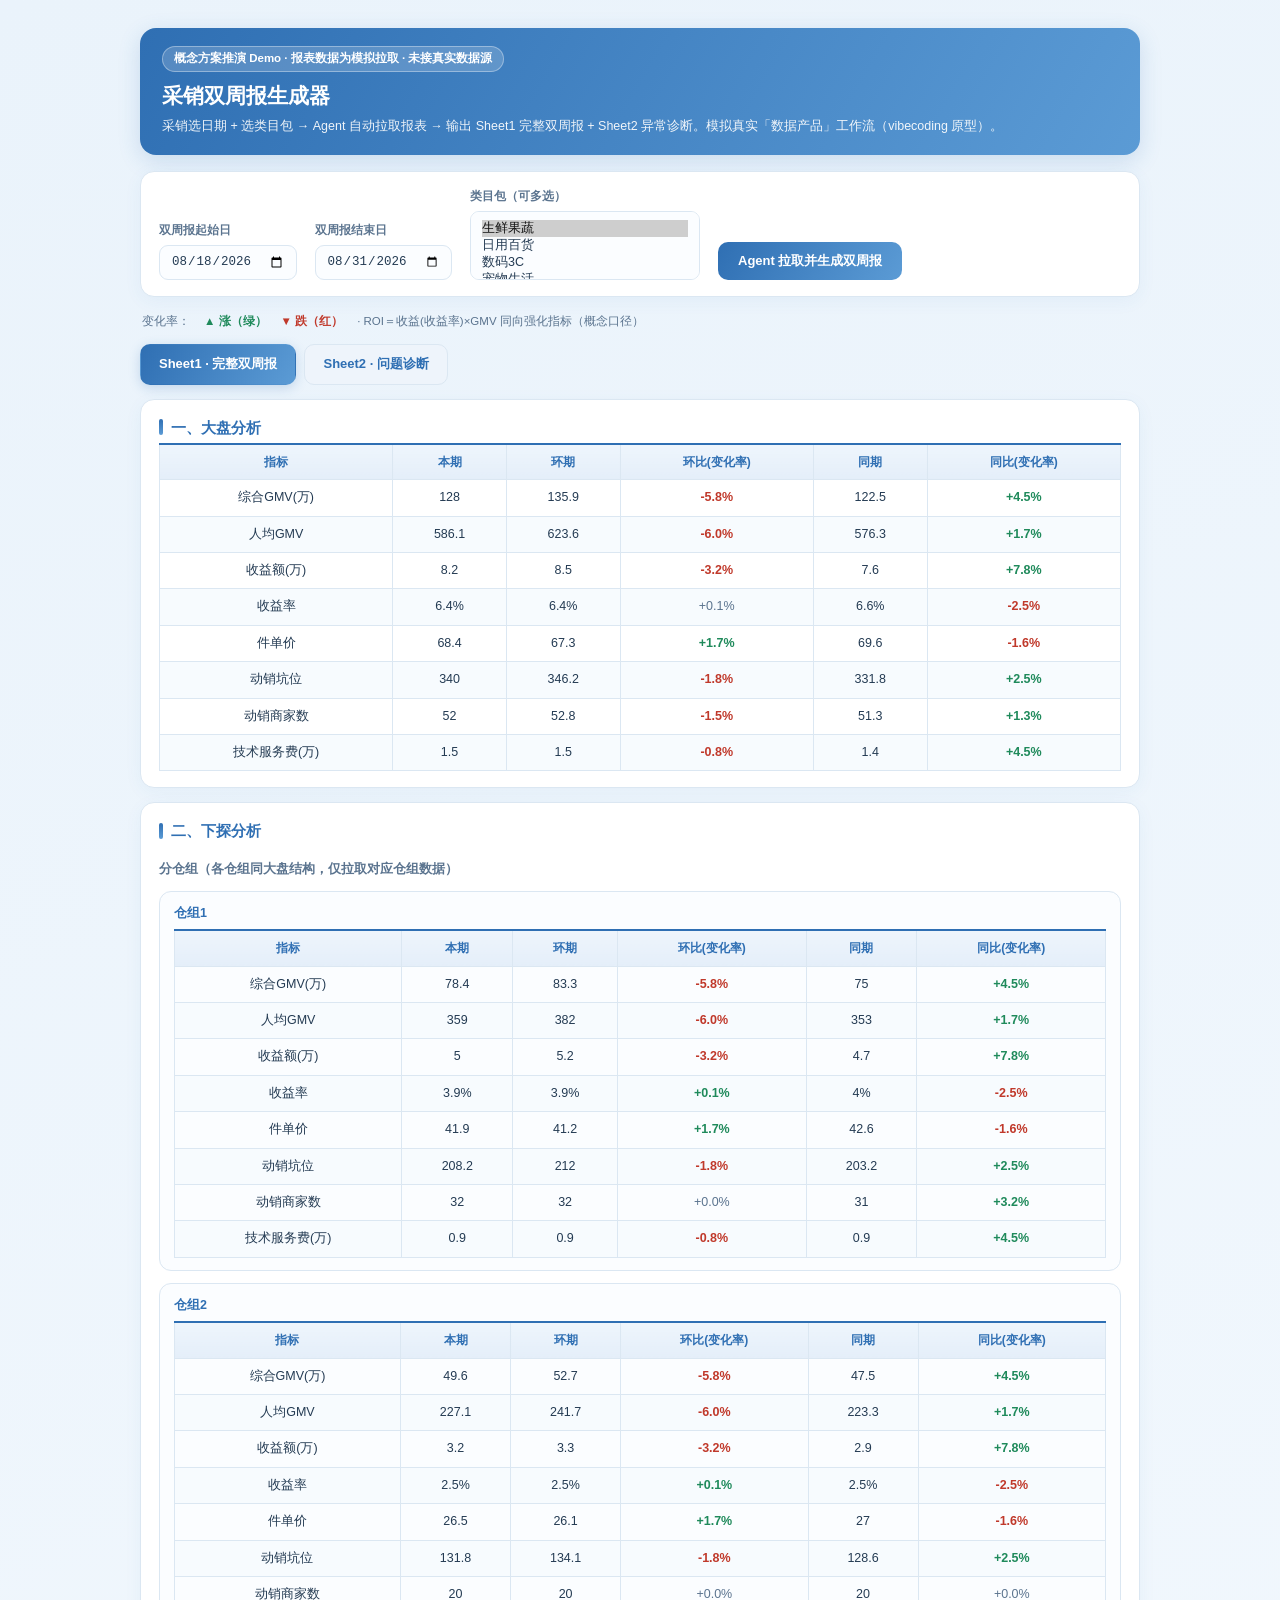
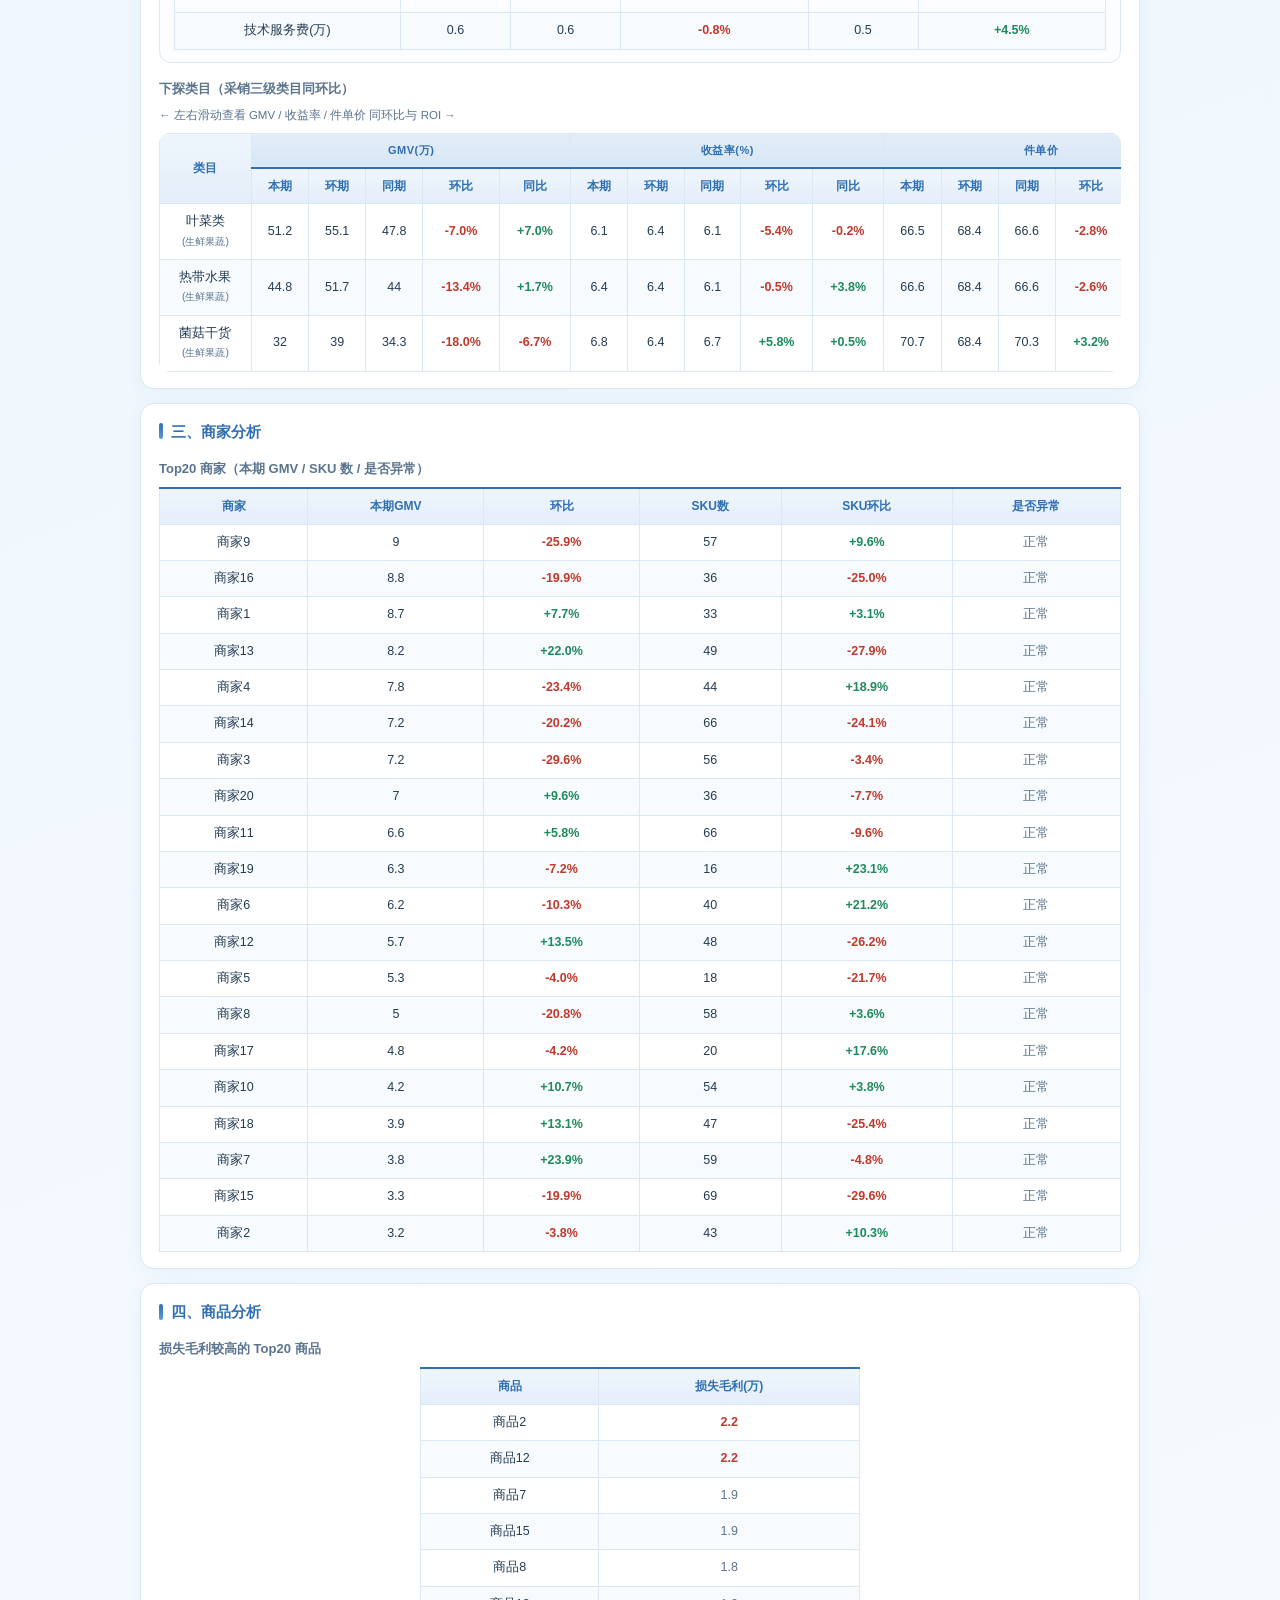
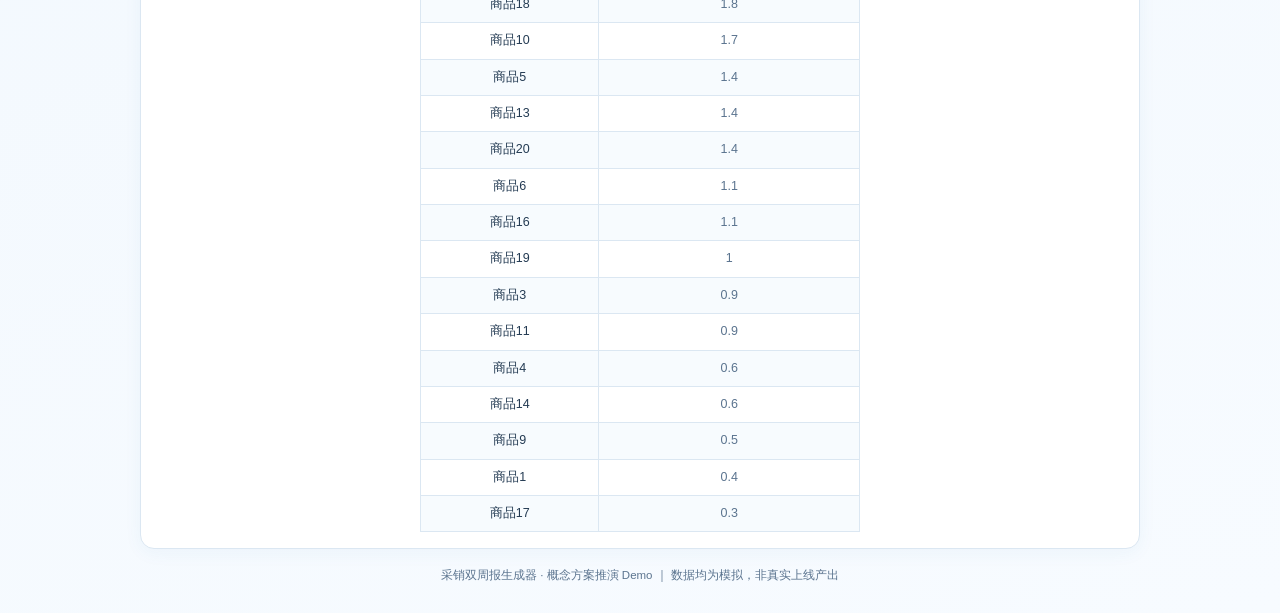
<file: weekly-report/index.html>
<!DOCTYPE html>
<html lang="zh-CN">
<head>
<meta charset="UTF-8">
<meta name="viewport" content="width=device-width, initial-scale=1.0">
<title>采销双周报生成器 · 概念 Demo</title>
<style>
  :root{
    --bg1:#eaf3fb; --bg2:#f7fbff; --card:#ffffff; --blue:#2f6fb3; --blue2:#5b9bd5;
    --ink:#243b53; --sub:#5b748f; --line:#dbe7f2; --green:#1f8a5b; --red:#c0392b; --amber:#b9770e; --low:#3a7bb5;
  }
  *{box-sizing:border-box;margin:0;padding:0}
  body{font-family:-apple-system,BlinkMacSystemFont,"Segoe UI","PingFang SC","Microsoft YaHei",sans-serif;
    background:linear-gradient(160deg,var(--bg1),var(--bg2));color:var(--ink);min-height:100vh;padding:28px 16px;line-height:1.55;font-size:13.5px}
  .wrap{max-width:1000px;margin:0 auto}
  .topbar{background:linear-gradient(120deg,var(--blue),var(--blue2));color:#fff;border-radius:16px;padding:18px 22px;margin-bottom:16px;box-shadow:0 6px 22px rgba(47,111,179,.18)}
  .topbar .badge{display:inline-block;background:rgba(255,255,255,.18);border:1px solid rgba(255,255,255,.35);padding:3px 11px;border-radius:16px;font-size:11.5px;font-weight:600;margin-bottom:8px}
  .topbar h1{font-size:21px;margin-bottom:5px;font-weight:700}
  .topbar p{font-size:12.5px;opacity:.92}
  .ctrl{background:var(--card);border:1px solid var(--line);border-radius:14px;padding:16px 18px;margin-bottom:16px;
    box-shadow:0 4px 18px rgba(47,111,179,.06);display:flex;gap:18px;flex-wrap:wrap;align-items:flex-end}
  .fld{display:flex;flex-direction:column;gap:5px}
  .fld label{font-size:11.5px;color:var(--sub);font-weight:600}
  .fld input[type=date],.fld select{padding:8px 11px;border:1px solid var(--line);border-radius:9px;font-size:12.5px;color:var(--ink);background:#fbfdff}
  .fld select{width:230px}
  button{cursor:pointer;border:none;border-radius:10px;padding:10px 20px;font-size:13px;font-weight:600;
    background:rgba(255,255,255,.16);color:#fff;border:1px solid rgba(255,255,255,.45);transition:.15s}
  button:hover{background:rgba(255,255,255,.28)}
  .ctrl button{background:linear-gradient(120deg,var(--blue),var(--blue2));color:#fff;border:none}
  .ctrl button:hover{filter:brightness(1.07)}
  .loading{display:none;color:var(--blue);font-size:12.5px;margin:0 0 12px 2px;font-weight:600}
  .tabs{display:flex;gap:8px;margin-bottom:14px}
  .tab{padding:9px 18px;border-radius:10px;background:#eef4fb;color:var(--blue);font-weight:600;cursor:pointer;border:1px solid var(--line);font-size:13px;transition:.15s}
  .tab.on{background:linear-gradient(120deg,var(--blue),var(--blue2));color:#fff;border-color:transparent;box-shadow:0 3px 12px rgba(47,111,179,.22)}
  .sheet{display:none}
  .sheet.on{display:block}
  .block{background:var(--card);border:1px solid var(--line);border-radius:14px;padding:16px 18px;margin-bottom:14px;box-shadow:0 4px 18px rgba(47,111,179,.05)}
  .block h2{font-size:15px;color:var(--blue);margin-bottom:4px;display:flex;align-items:center;gap:8px}
  .block h2::before{content:"";width:4px;height:16px;background:linear-gradient(var(--blue),var(--blue2));border-radius:3px;display:inline-block}
  .block h3{font-size:13px;color:var(--sub);margin:16px 0 8px;font-weight:600}
  .block h4{font-size:12.5px;color:var(--blue);margin:14px 0 6px;font-weight:700}
  /* 统一表格样式：满宽、居中、表头渐变、斑马纹 */
  table{width:100%;border-collapse:collapse;font-size:12.5px}
  th,td{border:1px solid var(--line);padding:8px 10px;text-align:center;font-variant-numeric:tabular-nums;white-space:nowrap}
  thead th{background:linear-gradient(180deg,#eef5fc,#e4eef9);color:var(--blue);font-weight:700;font-size:12px}
  tbody tr:nth-child(even){background:#f7fbfe}
  tbody tr:hover{background:#eef6ff}
  .up{color:var(--green);font-weight:700}
  .down{color:var(--red);font-weight:700}
  .flat{color:var(--sub)}
  /* 两行表头 */
  thead tr:first-child th{border-bottom:none}
  thead tr:last-child th{border-top:2px solid var(--blue)}
  th.group{background:linear-gradient(180deg,#e3edf8,#d7e6f5);text-align:center;font-size:11px;letter-spacing:.5px;color:var(--blue)}
  /* 类目宽表横向滚动 + 提示 */
  .scroll-hint{font-size:11.5px;color:var(--sub);margin:2px 0 8px}
  .wide-wrap{overflow-x:auto;-webkit-overflow-scrolling:touch;border-radius:10px}
  .wide-wrap table{min-width:1180px}
  /* 损失毛利窄表：居中、不铺满 */
  .narrow-wrap{display:flex;justify-content:center}
  #t-loss{width:440px}
  /* 仓组卡片 */
  .cz-card{border:1px solid var(--line);border-radius:12px;padding:12px 14px;margin:12px 0;background:#fbfdff}
  .cz-card h4{margin-top:0}
  /* 问题诊断 */
  .alert-summary{display:flex;gap:10px;flex-wrap:wrap;margin-bottom:12px}
  .pill{font-size:12px;font-weight:700;padding:5px 13px;border-radius:14px}
  .pill-h{background:rgba(192,57,43,.12);color:var(--red)}
  .pill-m{background:rgba(185,119,14,.14);color:var(--amber)}
  .pill-l{background:rgba(58,123,181,.13);color:var(--low)}
  .alert{background:#fff; border:1px solid var(--line);border-left:4px solid var(--blue);border-radius:10px;padding:11px 14px;margin-bottom:9px;box-shadow:0 2px 8px rgba(47,111,179,.04)}
  .alert.high{border-left-color:var(--red)}
  .alert.mid{border-left-color:var(--amber)}
  .alert.low{border-left-color:var(--low)}
  .alert .lv{display:inline-block;font-size:11px;font-weight:700;padding:2px 9px;border-radius:10px;margin-right:8px}
  .lv-high{background:rgba(192,57,43,.13);color:var(--red)}
  .lv-mid{background:rgba(185,119,14,.14);color:var(--amber)}
  .lv-low{background:rgba(58,123,181,.13);color:var(--low)}
  .alert .act{font-size:12px;color:var(--sub);margin-top:5px}
  .muted{color:var(--sub);font-style:italic;font-size:12px;padding:12px}
  .foot{text-align:center;color:var(--sub);font-size:11.5px;margin-top:18px}
  .legend{display:flex;gap:14px;align-items:center;font-size:11.5px;color:var(--sub);margin:0 0 14px 2px}
  .legend b.up{font-weight:700}.legend b.down{font-weight:700}
</style>
</head>
<body>
<div class="wrap">
  <div class="topbar">
    <span class="badge">概念方案推演 Demo · 报表数据为模拟拉取 · 未接真实数据源</span>
    <h1>采销双周报生成器</h1>
    <p>采销选日期 + 选类目包 → Agent 自动拉取报表 → 输出 Sheet1 完整双周报 + Sheet2 异常诊断。模拟真实「数据产品」工作流（vibecoding 原型）。</p>
  </div>

  <div class="ctrl">
    <div class="fld">
      <label>双周报起始日</label>
      <input type="date" id="d1" value="2026-08-18">
    </div>
    <div class="fld">
      <label>双周报结束日</label>
      <input type="date" id="d2" value="2026-08-31">
    </div>
    <div class="fld">
      <label>类目包（可多选）</label>
      <select id="pkg" multiple size="3">
        <option selected>生鲜果蔬</option><option>日用百货</option><option>数码3C</option>
        <option>宠物生活</option><option>粮油调味</option>
      </select>
    </div>
    <button onclick="run()">Agent 拉取并生成双周报</button>
  </div>

  <div class="legend">
    <span>变化率：</span><b class="up">▲ 涨（绿）</b><b class="down">▼ 跌（红）</b>
    <span>· ROI＝收益(收益率)×GMV 同向强化指标（概念口径）</span>
  </div>

  <div class="loading" id="load">⏳ Agent 正在按类目包拉取报表…</div>

  <div class="tabs">
    <div class="tab on" onclick="sw(1)">Sheet1 · 完整双周报</div>
    <div class="tab" onclick="sw(2)">Sheet2 · 问题诊断</div>
  </div>

  <div class="sheet on" id="s1">
    <div class="block">
      <h2>一、大盘分析</h2>
      <table id="t-dapan"></table>
    </div>
    <div class="block">
      <h2>二、下探分析</h2>
      <h3>分仓组（各仓组同大盘结构，仅拉取对应仓组数据）</h3>
      <div id="d-cangzu"></div>
      <h3>下探类目（采销三级类目同环比）</h3>
      <div class="scroll-hint">← 左右滑动查看 GMV / 收益率 / 件单价 同环比与 ROI →</div>
      <div id="t-cat"></div>
    </div>
    <div class="block">
      <h2>三、商家分析</h2>
      <h3>Top20 商家（本期 GMV / SKU 数 / 是否异常）</h3>
      <table id="t-mch"></table>
    </div>
    <div class="block">
      <h2>四、商品分析</h2>
      <h3>损失毛利较高的 Top20 商品</h3>
      <div class="narrow-wrap"><table id="t-loss"></table></div>
    </div>
  </div>

  <div class="sheet" id="s2">
    <div class="block">
      <h2>异常报警（针对 Sheet1 异常值自动生成，开会即分析此表）</h2>
      <div id="alerts"><p class="muted">先生成双周报，系统将自动扫描异常。</p></div>
    </div>
  </div>
  <div class="foot">采销双周报生成器 · 概念方案推演 Demo ｜ 数据均为模拟，非真实上线产出</div>
</div>

<script>
const PKGS = {
  "生鲜果蔬":{gmv:128,profit:8.2,slot:340,mch:52,subs:["叶菜类","热带水果","菌菇干货"]},
  "日用百货":{gmv:95,profit:6.1,slot:280,mch:41,subs:["纸品清洁","收纳整理","个护小物"]},
  "数码3C":{gmv:76,profit:5.4,slot:120,mch:18,subs:["手机配件","智能设备","影音外设"]},
  "宠物生活":{gmv:43,profit:4.0,slot:90,mch:22,subs:["宠物主粮","零食玩具","宠物用品"]},
  "粮油调味":{gmv:88,profit:5.8,slot:200,mch:30,subs:["米面","食用油","调味料"]},
};

// ===== 真实仓组报表口径（用户提供的生鲜果蔬拆分，仅此有真实数据）=====
// t: total=总量指标(随规模缩放) / intensity=强度指标(不缩放) / rate=比率(不缩放,带%)
const RAW_CZ = [
  {name:'仓组1', rows:[
    {k:'综合GMV(万)',cur:78.4,prev:83.3,r1:-5.8,yoy:75,r2:4.5,t:'total'},
    {k:'人均GMV',cur:359,prev:382,r1:-6.0,yoy:353,r2:1.7,t:'intensity'},
    {k:'收益额(万)',cur:5,prev:5.2,r1:-3.2,yoy:4.7,r2:7.8,t:'total'},
    {k:'收益率',cur:3.9,prev:3.9,r1:0.1,yoy:4,r2:-2.5,t:'rate'},
    {k:'件单价',cur:41.9,prev:41.2,r1:1.7,yoy:42.6,r2:-1.6,t:'intensity'},
    {k:'动销坑位',cur:208.2,prev:212,r1:-1.8,yoy:203.2,r2:2.5,t:'total'},
    {k:'动销商家数',cur:32,prev:32,r1:0.0,yoy:31,r2:3.2,t:'total'},
    {k:'技术服务费(万)',cur:0.9,prev:0.9,r1:-0.8,yoy:0.9,r2:4.5,t:'total'},
  ]},
  {name:'仓组2', rows:[
    {k:'综合GMV(万)',cur:49.6,prev:52.7,r1:-5.8,yoy:47.5,r2:4.5,t:'total'},
    {k:'人均GMV',cur:227.1,prev:241.7,r1:-6.0,yoy:223.3,r2:1.7,t:'intensity'},
    {k:'收益额(万)',cur:3.2,prev:3.3,r1:-3.2,yoy:2.9,r2:7.8,t:'total'},
    {k:'收益率',cur:2.5,prev:2.5,r1:0.1,yoy:2.5,r2:-2.5,t:'rate'},
    {k:'件单价',cur:26.5,prev:26.1,r1:1.7,yoy:27,r2:-1.6,t:'intensity'},
    {k:'动销坑位',cur:131.8,prev:134.1,r1:-1.8,yoy:128.6,r2:2.5,t:'total'},
    {k:'动销商家数',cur:20,prev:20,r1:0.0,yoy:20,r2:0.0,t:'total'},
    {k:'技术服务费(万)',cur:0.6,prev:0.6,r1:-0.8,yoy:0.5,r2:4.5,t:'total'},
  ]},
];
function buildCangzu(scale){
  return RAW_CZ.map(g=>({name:g.name, rows:g.rows.map(r=>{
    const dec = r.t==='total' && r.k.includes('商家数') ? 0 : 1;
    const m = r.t==='total' ? scale : 1;
    return {k:r.k, cur:r.cur*m, prev:r.prev*m, yoy:r.yoy*m, r1:r.r1, r2:r.r2, unit:r.t==='rate'?'%':'', dec};
  })}));
}
function rateCell(v){const cls=v>0.05?'up':v<-0.05?'down':'flat';return `<td class="${cls}">${(v>=0?'+':'')+v.toFixed(1)}%</td>`;}
function czTable(g){
  let h=`<table><thead><tr><th>指标</th><th>本期</th><th>环期</th><th>环比(变化率)</th><th>同期</th><th>同比(变化率)</th></tr></thead><tbody>`;
  g.rows.forEach(r=>{
    const f=v=>(Math.round(v*Math.pow(10,r.dec))/Math.pow(10,r.dec)).toLocaleString('zh-CN');
    h+=`<tr><td>${r.k}</td><td>${f(r.cur)}${r.unit}</td><td>${f(r.prev)}${r.unit}</td>${rateCell(r.r1)}<td>${f(r.yoy)}${r.unit}</td>${rateCell(r.r2)}</tr>`;
  });
  return h+`</tbody></table>`;
}

function hash(s){let h=2166136261;for(let i=0;i<s.length;i++){h^=s.charCodeAt(i);h=Math.imul(h,16777619);}return h>>>0;}
function jit(seed,range){return ((hash(seed)%1000)/1000-0.5)*2*range;} // -range..range
function pct(n,d){return d===0?0:(n-d)/d*100;}
function num(n){return (Math.round(n*10)/10).toLocaleString('zh-CN');}
function chgCell(cur,prev){const v=pct(cur,prev);const cls=v>0.5?'up':v<-0.5?'down':'flat';const s=(v>=0?'+':'')+v.toFixed(1)+'%';return `<td class="${cls}">${s}</td>`;}

// ROI：收益(收益率)×GMV 同向强化指标（概念口径）
// 同降→-99%（双负）/ 同涨→+99%（双正）/ 反向→取折中
function roiVal(a,b){
  if(a===0&&b===0) return 0;
  if((a<0&&b<0)||(a>0&&b>0)) return a>0?99:-99;
  return +(((a+b)/2).toFixed(1));
}
function roiCell(v){const cls=v>0?'up':v<0?'down':'flat';return `<td class="${cls}">${v>0?'+':''}${v}%</td>`;}

let DATA=null;
function run(){
  const sel=Array.from(document.getElementById('pkg').selectedOptions).map(o=>o.value);
  if(sel.length===0){alert('请选择至少一个类目包');return;}
  document.getElementById('load').style.display='block';
  setTimeout(()=>{ build(sel); document.getElementById('load').style.display='none'; sw(1); }, 700);
}
function build(sel){
  const key=sel.join('|');
  let cur={gmv:0,profit:0,slot:0,mch:0};
  sel.forEach(p=>{const b=PKGS[p];cur.gmv+=b.gmv;cur.profit+=b.profit;cur.slot+=b.slot;cur.mch+=b.mch;});
  const r={
    gmv:{dp:jit(key+'gmvDP',0.10),dy:jit(key+'gmvDY',0.08)},
    rj :{dp:jit(key+'rjDP',0.07),dy:jit(key+'rjDY',0.06)},
    pf :{dp:jit(key+'pfDP',0.09),dy:jit(key+'pfDY',0.08)},
    rt :{dp:jit(key+'rtDP',0.03),dy:jit(key+'rtDY',0.03)},
    pr :{dp:jit(key+'prDP',0.05),dy:jit(key+'prDY',0.05)},
    sl :{dp:jit(key+'slDP',0.07),dy:jit(key+'slDY',0.06)},
    mc :{dp:jit(key+'mcDP',0.05),dy:jit(key+'mcDY',0.05)},
    fe :{dp:jit(key+'feDP',0.08),dy:jit(key+'feDY',0.08)},
  };
  const curM={
    gmv:cur.gmv,
    rj :cur.gmv*10000/(cur.mch*42),
    pf :cur.profit,
    rt :cur.profit/cur.gmv*100,
    pr :cur.gmv*10000/(cur.slot*55),
    sl :cur.slot,
    mc :cur.mch,
    fe :cur.profit*0.18,
  };
  const prev={},yoy={};
  for(const k in curM){prev[k]=curM[k]/(1+r[k].dp);yoy[k]=curM[k]/(1+r[k].dy);}
  const mk=(c,p,y,rr)=>[
    ['综合GMV(万)',c.gmv,p.gmv,rr.gmv.dp,y.gmv,rr.gmv.dy],
    ['人均GMV',c.rj,p.rj,rr.rj.dp,y.rj,rr.rj.dy],
    ['收益额(万)',c.pf,p.pf,rr.pf.dp,y.pf,rr.pf.dy],
    ['收益率',c.rt,p.rt,rr.rt.dp,y.rt,rr.rt.dy,'%'],
    ['件单价',c.pr,p.pr,rr.pr.dp,y.pr,rr.pr.dy],
    ['动销坑位',c.sl,p.sl,rr.sl.dp,y.sl,rr.sl.dy],
    ['动销商家数',c.mc,p.mc,rr.mc.dp,y.mc,rr.mc.dy],
    ['技术服务费(万)',c.fe,p.fe,rr.fe.dp,y.fe,rr.fe.dy],
  ];
  const metrics=mk(curM,prev,yoy,r);
  const scale = cur.gmv/128;
  const cangzu = buildCangzu(scale);
  DATA={sel,cur,metrics,cangzu,
    cats:genCats(sel,cur),mch:genMch(key,cur),loss:genLoss(key,cur)};
  render();
}
function genCats(sel,cur){
  let out=[];
  sel.forEach(p=>{const b=PKGS[p];const w=[0.4,0.35,0.25];
    b.subs.forEach((s,i)=>{const seed=p+s;const gmv=cur.gmv*(b.gmv/cur.gmv)*w[i];
      const dp=jit(seed+'DP',0.18),dy=jit(seed+'DY',0.15);
      const rtdp=jit(seed+'rtDP',0.06),rtdy=jit(seed+'rtDY',0.05);
      const prdp=jit(seed+'prDP',0.04),prdy=jit(seed+'prDY',0.04);
      const rt=(cur.profit/cur.gmv*100)*(1+rtdp);
      const pr=(cur.gmv*10000/(cur.slot*55))*(1+prdp);
      const gmvO={cur:gmv, prev:gmv/(1+dp), yoy:gmv/(1+dy), r1:dp*100, r2:dy*100};
      const rtO ={cur:rt,   prev:rt/(1+rtdp),   yoy:rt/(1+rtdy),   r1:rtdp*100, r2:rtdy*100};
      const prO ={cur:pr,   prev:pr/(1+prdp),   yoy:pr/(1+prdy),   r1:prdp*100, r2:prdy*100};
      out.push({
        name:s, cat:p,
        gmv:gmvO, rt:rtO, pr:prO,
        roiH:roiVal(gmvO.r1, rtO.r1),
        roiY:roiVal(gmvO.r2, rtO.r2),
      });});});
  return out;
}
function genMch(key,cur){
  let out=[]; const base=cur.gmv/20;
  for(let i=1;i<=20;i++){const seed=key+'mch'+i;const g=base*(1+jit(seed,0.5));const pg=g/(1+jit(seed+'DP',0.3));
    const sku=Math.round(40+jit(seed+'sku',30));const psku=Math.round(sku/(1+jit(seed+'sDP',0.3)));
    out.push({name:'商家'+i,gmv:g,sku,pgmv:pg,psku,anom:(g/pg-1)<-0.3||(sku-psku)/psku<-0.4});}
  return out.sort((a,b)=>b.gmv-a.gmv);
}
function genLoss(key,cur){
  let out=[]; for(let i=1;i<=20;i++){const seed=key+'loss'+i;out.push({name:'商品'+i,loss:+(cur.gmv*0.01*(1+jit(seed,0.8))).toFixed(1)});}
  return out.sort((a,b)=>b.loss-a.loss);
}
function metricsTable(rows){
  let h=`<thead><tr><th>指标</th><th>本期</th><th>环期</th><th>环比(变化率)</th><th>同期</th><th>同比(变化率)</th></tr></thead><tbody>`;
  rows.forEach(r=>{const u=r[6]||'';
    h+=`<tr><td>${r[0]}</td><td>${num(r[1])}${u}</td><td>${num(r[2])}${u}</td>${chgCell(r[1],r[2])}<td>${num(r[4])}${u}</td>${chgCell(r[1],r[4])}</tr>`;});
  return h+`</tbody>`;
}
function render(){
  document.getElementById('t-dapan').innerHTML=metricsTable(DATA.metrics);
  let cz='';
  DATA.cangzu.forEach(c=>{cz+=`<div class="cz-card"><h4>${c.name}</h4>`+czTable(c)+`</div>`;});
  document.getElementById('d-cangzu').innerHTML=cz;

  // ===== 下探类目：真实表头（GMV/收益率/件单价 各5列 + ROI 2列）=====
  let k=`<div class="wide-wrap"><table>
<thead><tr>
<th rowspan="2">类目</th>
<th colspan="5" class="group">GMV(万)</th>
<th colspan="5" class="group">收益率(%)</th>
<th colspan="5" class="group">件单价</th>
<th colspan="2" class="group">ROI</th>
</tr><tr>
<th>本期</th><th>环期</th><th>同期</th><th>环比</th><th>同比</th>
<th>本期</th><th>环期</th><th>同期</th><th>环比</th><th>同比</th>
<th>本期</th><th>环期</th><th>同期</th><th>环比</th><th>同比</th>
<th>环ROI</th><th>同ROI</th>
</tr></thead><tbody>`;
  DATA.cats.forEach(d=>{
    const c=(o)=>`<td>${num(o.cur)}</td><td>${num(o.prev)}</td><td>${num(o.yoy)}</td>${rateCell(o.r1)}${rateCell(o.r2)}`;
    k+=`<tr><td>${d.name}<br><small style="color:var(--sub)">(${d.cat})</small></td>`
      +c(d.gmv)+c(d.rt)+c(d.pr)
      +roiCell(d.roiH)+roiCell(d.roiY)+`</tr>`;
  });
  document.getElementById('t-cat').innerHTML=k;

  let m=`<thead><tr><th>商家</th><th>本期GMV</th><th>环比</th><th>SKU数</th><th>SKU环比</th><th>是否异常</th></tr></thead><tbody>`;
  DATA.mch.forEach(d=>{m+=`<tr><td>${d.name}</td><td>${num(d.gmv)}</td>${chgCell(d.gmv,d.pgmv)}<td>${d.sku}</td>${chgCell(d.sku,d.psku)}<td>${d.anom?'<span class="down">异常⚠</span>':'<span class="flat">正常</span>'}</td></tr>`;});
  document.getElementById('t-mch').innerHTML=m+`</tbody>`;

  let l=`<thead><tr><th>商品</th><th>损失毛利(万)</th></tr></thead><tbody>`;
  DATA.loss.forEach(d=>{l+=`<tr><td>${d.name}</td><td class="${d.loss>(DATA.cur.gmv*0.015)?'down':'flat'}">${d.loss}</td></tr>`;});
  document.getElementById('t-loss').innerHTML=l+`</tbody>`;

  renderAlerts();
}
function renderAlerts(){
  const A=[]; const M={}; DATA.metrics.forEach(m=>M[m[0]]=m);
  const chg=(name)=>pct(M[name][1],M[name][2]);      // 环比
  const yoy=(name)=>pct(M[name][1],M[name][4]);      // 同比
  // 1. 规模：大盘 GMV 环比
  const gDP=chg('综合GMV(万)');
  if(gDP<-5)A.push(['high',`大盘 GMV 环比 ${gDP.toFixed(1)}%，需求端走弱`,'盘品会优先排查整体供需与招商节奏，确认季节性或竞品分流']);
  // 2. 收益：收益率环比
  const rtDP=chg('收益率');
  if(rtDP<-2)A.push(['high',`收益率环比 ${rtDP.toFixed(1)}pct，毛利空间承压`,'下钻高损类目，评估补贴/供价调整空间']);
  // 3. 客单：件单价环比
  const prDP=chg('件单价');
  if(prDP<-3)A.push(['mid',`件单价环比 ${prDP.toFixed(1)}%，客单价下滑`,'检查促销力度与高客单品排期是否到位']);
  // 4. 效率：动销坑位环比
  const slDP=chg('动销坑位');
  if(slDP<-3)A.push(['mid',`动销坑位环比 ${slDP.toFixed(1)}%，坑位利用下降`,'核查明星品断供与排期空缺']);
  // 5. 商家结构：Top5 集中度
  const top5=DATA.mch.slice(0,5).reduce((s,m)=>s+m.gmv,0);
  const cr5=top5/DATA.cur.gmv*100;
  if(cr5>38)A.push(['mid',`商家 Top5 集中度 CR5=${cr5.toFixed(0)}%，结构偏集中`,'关注头部商家波动对大盘的放大风险，分散供给']);
  // 6. 仓组分化：两仓组 GMV 环比差
  const cz=DATA.cangzu;
  if(cz.length>=2){const d=cz[0].rows.find(r=>r.k.includes('GMV')).r1 - cz[1].rows.find(r=>r.k.includes('GMV')).r1;
    if(Math.abs(d)>4)A.push(['mid',`仓组间 GMV 环比分化 ${d.toFixed(1)}pct（${cz[0].name} vs ${cz[1].name}）`,'定位弱势仓组，单独复盘招商与履约链路']);}
  // 7. 类目异常：GMV 环比深跌
  DATA.cats.forEach(d=>{if(d.gmv.r1<-15)A.push(['high',`三级类目【${d.name}】GMV 环比 ${d.gmv.r1.toFixed(1)}%`,'下钻邻仓/去年同期，定位供价或补贴异常']);});
  // 8. 异常商家
  DATA.mch.filter(m=>m.anom).forEach(m=>A.push(['mid',`商家【${m.name}】GMV/SKU 异常下滑`,'核查是否断供、排期异常或竞品冲击']));
  // 9. 损失毛利占比
  const lossSum=DATA.loss.reduce((s,d)=>s+d.loss,0);
  const lossRatio=lossSum/DATA.cur.gmv*100;
  if(lossRatio>3)A.push(['high',`损失毛利合计 ${lossSum.toFixed(1)} 万（占 GMV ${lossRatio.toFixed(1)}%）`,'优先处理 Top20 高损商品，评估降价/汰换/补货']);
  else DATA.loss.slice(0,3).forEach(d=>A.push(['low',`商品【${d.name}】损失毛利 ${d.loss} 万`,'纳入常规监控，评估补货/汰换节奏']));

  if(A.length===0){document.getElementById('alerts').innerHTML='<p class="muted">✅ 本双周未触发异常阈值。</p>';return;}
  const n={high:0,mid:0,low:0};A.forEach(a=>n[a[0]]++);
  const sum=`<div class="alert-summary">
    <span class="pill pill-h">高 ${n.high}</span>
    <span class="pill pill-m">中 ${n.mid}</span>
    <span class="pill pill-l">低 ${n.low}</span>
    <span style="color:var(--sub);font-size:12px;align-self:center">共 ${A.length} 条诊断</span></div>`;
  const cards=A.map(([lv,t,act])=>
    `<div class="alert ${lv}"><span class="lv lv-${lv}">${lv==='high'?'高':lv==='mid'?'中':'低'}</span>${t}<div class="act">→ 建议：${act}</div></div>`).join('');
  document.getElementById('alerts').innerHTML=sum+cards;
}
function sw(n){document.querySelectorAll('.tab').forEach((t,i)=>t.classList.toggle('on',i===n-1));
  document.getElementById('s1').classList.toggle('on',n===1);
  document.getElementById('s2').classList.toggle('on',n===2);}
window.addEventListener('load',()=>run());
</script>
</body>
</html>
</file>
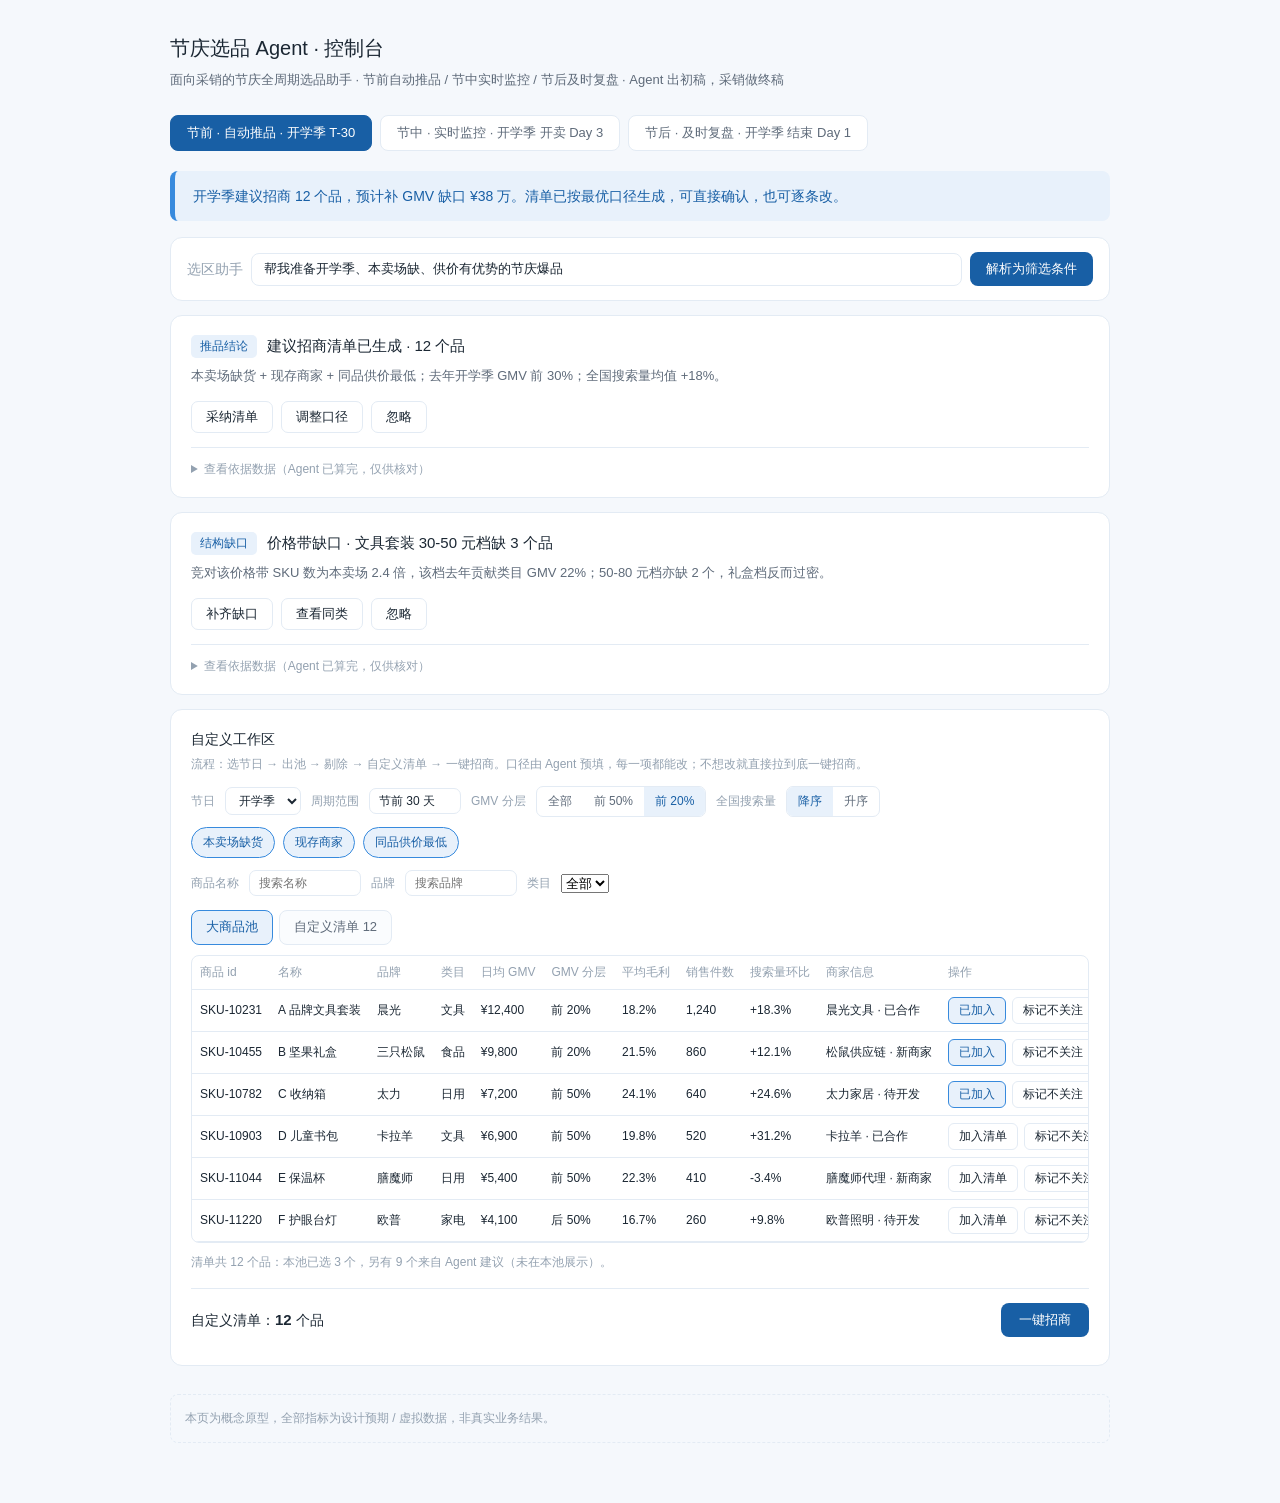
<file: agent_console_draft.html>
<!DOCTYPE html>
<html lang="zh-CN">
<head>
<meta charset="UTF-8">
<meta name="viewport" content="width=device-width, initial-scale=1">
<title>节庆选品 Agent · 控制台（概念原型 · 节前对齐 PRD）</title>
<style>
:root{
  --bg:#F5F8FC; --card:#FFFFFF; --line:#E3EBF4; --ink:#1B2733; --sub:#5F6B7A;
  --hint:#93A1B0; --blue:#378ADD; --blue-d:#185FA5; --blue-l:#E8F1FB;
}
*{box-sizing:border-box}
body{margin:0;background:var(--bg);color:var(--ink);
  font-family:-apple-system,BlinkMacSystemFont,"PingFang SC","Hiragino Sans GB","Microsoft YaHei",sans-serif;
  font-size:14px;line-height:1.6}
.wrap{max-width:980px;margin:0 auto;padding:32px 20px 60px}
h1{font-size:20px;font-weight:500;margin:0 0 6px}
.lede{color:var(--sub);font-size:13px;margin:0 0 24px}
.tabs{display:flex;gap:8px;margin-bottom:20px;flex-wrap:wrap}
.tab{padding:8px 16px;border:0.5px solid var(--line);background:var(--card);
  border-radius:8px;cursor:pointer;font-size:13px;color:var(--sub);font-family:inherit}
.tab.on{background:var(--blue-d);border-color:var(--blue-d);color:#fff}
.summary{background:var(--blue-l);border-left:5px solid var(--blue);
  border-radius:8px;padding:14px 18px;margin-bottom:16px;font-size:14px;color:var(--blue-d)}
.card{background:var(--card);border:0.5px solid var(--line);border-radius:12px;
  padding:18px 20px;margin-bottom:14px;transition:opacity .2s}
.card.handled{opacity:.5}
.chead{display:flex;align-items:center;gap:10px;margin-bottom:8px}
.tag{font-size:12px;color:var(--blue-d);background:var(--blue-l);
  padding:2px 9px;border-radius:5px}
.ctitle{font-size:15px;font-weight:500;margin:0}
.why{color:var(--sub);font-size:13px;margin:0 0 14px}
.acts{display:flex;gap:8px;flex-wrap:wrap}
.acts button{padding:6px 14px;border:0.5px solid var(--line);background:var(--card);
  border-radius:7px;cursor:pointer;font-size:13px;color:var(--ink);font-family:inherit}
.acts button:hover{border-color:var(--blue);color:var(--blue-d)}
.acts button:disabled{cursor:default;color:var(--hint);border-color:var(--line);background:#FAFCFE}
details{margin-top:14px;border-top:0.5px solid var(--line);padding-top:12px}
summary{cursor:pointer;color:var(--hint);font-size:12px;outline:none}
table{width:100%;border-collapse:collapse;margin-top:10px;font-size:12px}
th,td{text-align:left;padding:6px 8px;border-bottom:0.5px solid var(--line)}
th{color:var(--hint);font-weight:400}

.nl{display:flex;gap:8px;background:var(--card);border:0.5px solid var(--line);
  border-radius:12px;padding:14px 16px;margin-bottom:14px;align-items:center}
.nl input{flex:1;min-width:180px;padding:8px 12px;border:0.5px solid var(--line);
  border-radius:8px;font-size:13px;font-family:inherit;color:var(--ink)}
.nl button{padding:8px 16px;background:var(--blue-d);color:#fff;border:none;
  border-radius:8px;cursor:pointer;font-size:13px;font-family:inherit;white-space:nowrap}

.wb{background:var(--card);border:0.5px solid var(--line);border-radius:12px;
  padding:18px 20px;margin-bottom:14px}
.wb h3{font-size:14px;font-weight:500;margin:0 0 4px}
.note{color:var(--hint);font-size:12px;margin:0 0 12px}
.fbar{display:flex;gap:10px;flex-wrap:wrap;align-items:center;margin-bottom:10px;font-size:12px}
.fbar select,.fbar input{padding:5px 9px;border:0.5px solid var(--line);border-radius:7px;
  font-size:12px;font-family:inherit;color:var(--ink);background:var(--card)}
.fl{color:var(--hint)}
.seg{display:inline-flex;border:0.5px solid var(--line);border-radius:7px;overflow:hidden}
.seg b{padding:5px 11px;font-weight:400;cursor:pointer;font-size:12px;color:var(--sub)}
.seg b.on{background:var(--blue-l);color:var(--blue-d)}
.chips{display:flex;gap:8px;flex-wrap:wrap;margin:4px 0 12px}
.chip{font-size:12px;padding:5px 11px;border:0.5px solid var(--line);border-radius:16px;
  cursor:pointer;background:#FAFCFE;color:var(--sub);font-family:inherit}
.chip.on{background:var(--blue-l);border-color:var(--blue);color:var(--blue-d)}
.fbar2{display:flex;gap:10px;flex-wrap:wrap;align-items:center;margin:0 0 14px;font-size:12px}
.sm{width:112px;padding:5px 9px;border:0.5px solid var(--line);border-radius:7px;
  font-size:12px;font-family:inherit;color:var(--ink)}
.sheet-tabs{display:flex;gap:6px;margin-top:6px}
.sheet-tabs b{padding:6px 14px;border:0.5px solid var(--line);border-radius:8px;
  cursor:pointer;font-weight:400;font-size:13px;color:var(--sub);background:#FAFCFE}
.sheet-tabs b.on{background:var(--blue-l);color:var(--blue-d);border-color:var(--blue)}
.tw{overflow-x:auto;border:0.5px solid var(--line);border-radius:8px;margin-top:10px}
.tw table{margin:0;min-width:920px}
.ptab th,.ptab td{text-align:left;padding:7px 8px;border-bottom:0.5px solid var(--line);white-space:nowrap}
.ptab th{color:var(--hint);font-weight:400}
.mini{padding:4px 10px;border:0.5px solid var(--line);background:var(--card);
  border-radius:6px;cursor:pointer;font-size:12px;font-family:inherit;color:var(--ink);white-space:nowrap}
.mini.done{color:var(--blue-d);border-color:var(--blue);background:var(--blue-l)}
.mini:disabled{color:var(--hint);cursor:default}
.row-off{opacity:.4}
.bar{display:flex;align-items:center;justify-content:space-between;
  margin-top:16px;padding-top:14px;border-top:0.5px solid var(--line)}
.bar b{font-size:15px}
.cta{padding:8px 18px;background:var(--blue-d);color:#fff;border:none;
  border-radius:8px;cursor:pointer;font-size:13px;font-family:inherit}
.msg{font-size:12px;color:var(--blue-d);margin:10px 0 0}
.foot{margin-top:28px;padding:14px;border:0.5px dashed var(--line);
  border-radius:8px;color:var(--hint);font-size:12px}
</style>
</head>
<body>
<div class="wrap">
  <h1>节庆选品 Agent · 控制台</h1>
  <p class="lede">面向采销的节庆全周期选品助手 · 节前自动推品 / 节中实时监控 / 节后及时复盘 · Agent 出初稿，采销做终稿</p>

  <div class="tabs" id="tabs"></div>
  <div class="summary" id="summary"></div>
  <main id="cards"></main>

  <div class="foot">
    本页为概念原型，全部指标为设计预期 / 虚拟数据，非真实业务结果。
  </div>
</div>

<script>
var STAGES = [
  {
    key:'before', label:'节前 · 自动推品', time:'开学季 T-30', nl:true, workbench:true,
    summary:'开学季建议招商 12 个品，预计补 GMV 缺口 ¥38 万。清单已按最优口径生成，可直接确认，也可逐条改。',
    cards:[
      {
        tag:'推品结论', title:'建议招商清单已生成 · 12 个品',
        why:'本卖场缺货 + 现存商家 + 同品供价最低；去年开学季 GMV 前 30%；全国搜索量均值 +18%。',
        acts:['采纳清单','调整口径','忽略'],
        head:['商品','去年日均 GMV','搜索量环比','商家状态'],
        rows:[['A 品牌文具套装','¥12,400','+18.3%','已合作'],['B 坚果礼盒','¥9,800','+12.1%','新商家'],['C 收纳箱','¥7,200','+24.6%','待开发']]
      },
      {
        tag:'结构缺口', title:'价格带缺口 · 文具套装 30-50 元档缺 3 个品',
        why:'竞对该价格带 SKU 数为本卖场 2.4 倍，该档去年贡献类目 GMV 22%；50-80 元档亦缺 2 个，礼盒档反而过密。',
        acts:['补齐缺口','查看同类','忽略'],
        head:['价格带','本卖场 SKU','竞对 SKU','缺口'],
        rows:[['30-50 元','4','10','6'],['50-80 元','7','9','2'],['80 元以上','6','5','0（过密）']]
      }
    ]
  },
  {
    key:'during', label:'节中 · 实时监控', time:'开学季 开卖 Day 3',
    summary:'今日 2 类异常需决策：ROI 双负 3 个品需调盘，销量异动 1 个品；其余 47 个品运行正常（无异常不打扰）。',
    cards:[
      {
        tag:'ROI 双负', title:'ROI 双负 · 需调盘 · 3 个品',
        why:'ROI = GMV 变化率 / 收益率变化差值。双负即 GMV 变化率与收益率变化同时为负——让利还少卖：让出去的利润没换回销量，需及时调盘（调整售价）。',
        acts:['调盘（调整售价）','换品','忽略'],
        head:['商品','销量变化','GMV 变化率','收益率变化','ROI','判定'],
        rows:[
          ['A 品牌文具套装','-8.2%','-12.4%','-2.1pct','5.9','让利还少卖 · 需调盘'],
          ['B 坚果礼盒','-5.1%','-9.7%','-1.6pct','6.1','让利还少卖 · 需调盘'],
          ['F 护眼台灯','-3.4%','-6.2%','-0.9pct','6.9','让利还少卖 · 需调盘']
        ]
      },
      {
        tag:'销量异动', title:'销量异动 · 1 个品',
        why:'D 儿童书包 3 日销量 +186%，远超预期，库存可售 1.8 天。爆量品可上调售价控量，同步跟进供给。',
        acts:['调盘（上调售价）','补货','忽略'],
        head:['商品','销量变化','GMV 变化率','收益率变化','库存可售','判定'],
        rows:[['D 儿童书包','+186%','+142%','+3.2pct','1.8 天','爆量 · 可上调售价控量']]
      }
    ]
  },
  {
    key:'after', label:'节后 · 及时复盘', time:'开学季 结束 Day 1',
    summary:'本期 GMV ¥1,240 万，同比 +12%；高销量/高转化 9 个，滞销品 3 个。复盘结论已生成。',
    cards:[
      {
        tag:'复盘结论', title:'复盘已生成 · 高销量/高转化 9 个，滞销品 3 个',
        why:'高销量/高转化 9 个已生成清单（贡献 71% GMV）；滞销品 3 个（滞销率 62%，集中 50 元以上礼盒档）支持一键标注；明年清单已据本次结论预生成，待确认。',
        acts:['查看高销量 list','一键标注滞销品','确认明年清单'],
        head:['分组','品数','GMV 贡献','动作'],
        rows:[['高销量/高转化','9','71%','生成清单'],['滞销品','3','9%','一键标注'],['平销品','6','20%','—']]
      },
      {
        tag:'下节预生成', title:'年货节清单已预生成 · 15 个品',
        why:'基于本次复盘结论 + 年货节历史数据；已自动剔除本次滞销的礼盒档，保留高动销价格带。',
        acts:['查看清单','调整','忽略'],
        head:['商品','入选依据','来源'],
        rows:[['H 春联套装','去年 GMV 前 10%','历史继承'],['I 干果礼盒','搜索量 +32%','趋势新增'],['J 红色收纳','本次高销量品复用','复盘继承']]
      }
    ]
  }
];

var CAL = [
  {k:'本卖场缺货',on:true},{k:'现存商家',on:true},{k:'同品供价最低',on:true}
];

var POOL = [
  {id:'SKU-10231',name:'A 品牌文具套装',brand:'晨光',cat:'文具',gmv:'¥12,400',tier:'前 20%',margin:'18.2%',units:'1,240',search:'+18.3%',vendor:'晨光文具 · 已合作',sel:true,off:false},
  {id:'SKU-10455',name:'B 坚果礼盒',brand:'三只松鼠',cat:'食品',gmv:'¥9,800',tier:'前 20%',margin:'21.5%',units:'860',search:'+12.1%',vendor:'松鼠供应链 · 新商家',sel:true,off:false},
  {id:'SKU-10782',name:'C 收纳箱',brand:'太力',cat:'日用',gmv:'¥7,200',tier:'前 50%',margin:'24.1%',units:'640',search:'+24.6%',vendor:'太力家居 · 待开发',sel:true,off:false},
  {id:'SKU-10903',name:'D 儿童书包',brand:'卡拉羊',cat:'文具',gmv:'¥6,900',tier:'前 50%',margin:'19.8%',units:'520',search:'+31.2%',vendor:'卡拉羊 · 已合作',sel:false,off:false},
  {id:'SKU-11044',name:'E 保温杯',brand:'膳魔师',cat:'日用',gmv:'¥5,400',tier:'前 50%',margin:'22.3%',units:'410',search:'-3.4%',vendor:'膳魔师代理 · 新商家',sel:false,off:false},
  {id:'SKU-11220',name:'F 护眼台灯',brand:'欧普',cat:'家电',gmv:'¥4,100',tier:'后 50%',margin:'16.7%',units:'260',search:'+9.8%',vendor:'欧普照明 · 待开发',sel:false,off:false}
];

var baseCount = 9;
var cur = 0;
var sheet = 'pool';

function count(){ return baseCount + POOL.filter(function(p){ return p.sel; }).length; }
function selCount(){ return POOL.filter(function(p){ return p.sel; }).length; }

function renderTabs(){
  var box = document.getElementById('tabs');
  box.innerHTML = '';
  STAGES.forEach(function(s,i){
    var b = document.createElement('button');
    b.className = 'tab' + (i===cur ? ' on' : '');
    b.textContent = s.label + ' · ' + s.time;
    b.onclick = function(){ cur = i; renderTabs(); renderCards(); };
    box.appendChild(b);
  });
}

function cardHTML(c){
  var t = '<table><tr>';
  c.head.forEach(function(h){ t += '<th>' + h + '</th>'; });
  t += '</tr>';
  c.rows.forEach(function(r){
    t += '<tr>';
    r.forEach(function(v){ t += '<td>' + v + '</td>'; });
    t += '</tr>';
  });
  t += '</table>';
  return '<div class="card">' +
    '<div class="chead"><span class="tag">' + c.tag + '</span>' +
    '<p class="ctitle">' + c.title + '</p></div>' +
    '<p class="why">' + c.why + '</p>' +
    '<div class="acts"></div>' +
    '<details><summary>查看依据数据（Agent 已算完，仅供核对）</summary>' + t + '</details>' +
    '</div>';
}

function nlHTML(){
  return '<div class="nl">' +
    '<span class="fl" style="white-space:nowrap">选区助手</span>' +
    '<input id="nlq" value="帮我准备开学季、本卖场缺、供价有优势的节庆爆品" />' +
    '<button id="nlbtn">解析为筛选条件</button>' +
  '</div>';
}

function workbenchHTML(){
  return '<div class="wb">' +
    '<h3>自定义工作区</h3>' +
    '<p class="note">流程：选节日 → 出池 → 剔除 → 自定义清单 → 一键招商。口径由 Agent 预填，每一项都能改；不想改就直接拉到底一键招商。</p>' +
    '<div class="fbar">' +
      '<span class="fl">节日</span><select><option>开学季</option><option>中秋</option><option>国庆</option><option>年货节</option><option>自定义</option></select>' +
      '<span class="fl">周期范围</span><input value="节前 30 天" style="width:92px" />' +
      '<span class="fl">GMV 分层</span><span class="seg" id="f-gmv"><b data-v="all">全部</b><b data-v="top50">前 50%</b><b class="on" data-v="top20">前 20%</b></span>' +
      '<span class="fl">全国搜索量</span><span class="seg" id="f-sort"><b class="on" data-v="desc">降序</b><b data-v="asc">升序</b></span>' +
    '</div>' +
    '<div class="chips" id="chips"></div>' +
    '<div class="fbar2">' +
      '<span class="fl">商品名称</span><input class="sm" placeholder="搜索名称" />' +
      '<span class="fl">品牌</span><input class="sm" placeholder="搜索品牌" />' +
      '<span class="fl">类目</span><select><option>全部</option><option>文具</option><option>食品</option><option>日用</option><option>家电</option></select>' +
    '</div>' +
    '<div class="sheet-tabs">' +
      '<b class="on" data-s="pool">大商品池</b>' +
      '<b data-s="list">自定义清单 <span id="lcnt">' + count() + '</span></b>' +
    '</div>' +
    '<div class="tw" id="poolwrap"><table class="ptab" id="pool">' +
      '<thead><tr><th>商品 id</th><th>名称</th><th>品牌</th><th>类目</th><th>日均 GMV</th><th>GMV 分层</th><th>平均毛利</th><th>销售件数</th><th>搜索量环比</th><th>商家信息</th><th>操作</th></tr></thead>' +
      '<tbody></tbody></table></div>' +
    '<div class="tw" id="listwrap" style="display:none"><table class="ptab" id="list">' +
      '<thead><tr><th>商品 id</th><th>名称</th><th>品牌</th><th>日均 GMV</th><th>商家信息</th><th>操作</th></tr></thead>' +
      '<tbody></tbody></table></div>' +
    '<p class="note" style="margin:10px 0 0">清单共 ' + count() + ' 个品：本池已选 ' + selCount() + ' 个，另有 ' + baseCount + ' 个来自 Agent 建议（未在本池展示）。</p>' +
    '<div class="bar"><div>自定义清单：<b id="cnt">' + count() + '</b> 个品</div>' +
    '<button class="cta" id="invite">一键招商</button></div>' +
    '<p class="msg" id="msg"></p>' +
  '</div>';
}

function renderChips(){
  var box = document.getElementById('chips');
  if(!box) return;
  box.innerHTML = '';
  CAL.forEach(function(c,i){
    var s = document.createElement('span');
    s.className = 'chip' + (c.on ? ' on' : '');
    s.textContent = c.k;
    s.onclick = function(){
      CAL[i].on = !CAL[i].on;
      renderChips();
      msg('口径已更新：' + (CAL[i].on ? '纳入 ' : '取消 ') + c.k + '，池子已按新口径重跑（示意）');
    };
    box.appendChild(s);
  });
}

function renderPool(){
  var tb = document.querySelector('#pool tbody');
  if(!tb) return;
  tb.innerHTML = '';
  POOL.forEach(function(p){
    var tr = document.createElement('tr');
    if(p.off) tr.className = 'row-off';
    tr.innerHTML = '<td>' + p.id + '</td><td>' + p.name + '</td><td>' + p.brand + '</td><td>' + p.cat +
      '</td><td>' + p.gmv + '</td><td>' + p.tier + '</td><td>' + p.margin + '</td><td>' + p.units +
      '</td><td>' + p.search + '</td><td>' + p.vendor + '</td>';
    var td = document.createElement('td');
    var b1 = document.createElement('button');
    b1.className = 'mini' + (p.sel ? ' done' : '');
    b1.textContent = p.sel ? '已加入' : '加入清单';
    b1.disabled = p.off;
    b1.onclick = function(){ p.sel = !p.sel; refresh(); };
    var b2 = document.createElement('button');
    b2.className = 'mini';
    b2.textContent = '标记不关注';
    b2.style.marginLeft = '6px';
    b2.disabled = p.off;
    b2.onclick = function(){ p.off = true; p.sel = false; refresh(); };
    td.appendChild(b1);
    td.appendChild(b2);
    tr.appendChild(td);
    tb.appendChild(tr);
  });
}

function renderList(){
  var tb = document.querySelector('#list tbody');
  if(!tb) return;
  tb.innerHTML = '';
  POOL.filter(function(p){ return p.sel; }).forEach(function(p){
    var tr = document.createElement('tr');
    tr.innerHTML = '<td>' + p.id + '</td><td>' + p.name + '</td><td>' + p.brand +
      '</td><td>' + p.gmv + '</td><td>' + p.vendor + '</td>';
    var td = document.createElement('td');
    var b = document.createElement('button');
    b.className = 'mini';
    b.textContent = '移除';
    b.onclick = function(){ p.sel = false; refresh(); };
    td.appendChild(b);
    tr.appendChild(td);
    tb.appendChild(tr);
  });
}

function refresh(){
  renderPool();
  renderList();
  var c = count();
  var cnt = document.getElementById('cnt');
  var lc = document.getElementById('lcnt');
  if(cnt) cnt.textContent = c;
  if(lc) lc.textContent = c;
}

function msg(t){
  var m = document.getElementById('msg');
  if(m) m.textContent = t;
}

function bindSheetTabs(){
  var bs = document.querySelectorAll('.sheet-tabs b');
  Array.prototype.forEach.call(bs, function(b){
    b.onclick = function(){
      Array.prototype.forEach.call(bs, function(x){ x.className = ''; });
      b.className = 'on';
      sheet = b.getAttribute('data-s');
      document.getElementById('poolwrap').style.display = (sheet === 'pool') ? '' : 'none';
      document.getElementById('listwrap').style.display = (sheet === 'list') ? '' : 'none';
    };
  });
}

function bindSeg(){
  Array.prototype.forEach.call(document.querySelectorAll('.seg'), function(seg){
    Array.prototype.forEach.call(seg.querySelectorAll('b'), function(b){
      b.onclick = function(){
        Array.prototype.forEach.call(seg.querySelectorAll('b'), function(x){ x.className = ''; });
        b.className = 'on';
      };
    });
  });
}

function bindWorkbench(){
  renderChips();
  refresh();
  bindSheetTabs();
  bindSeg();
  var inv = document.getElementById('invite');
  if(inv) inv.onclick = function(){ msg('已向 ' + count() + ' 个商家发起招商邀约（示意）'); };
}

function bindNL(){
  var btn = document.getElementById('nlbtn');
  if(btn) btn.onclick = function(){
    msg('已解析：节日=开学季 / 本卖场缺货 / 同品供价最低 / 去年 GMV 前 30% / 搜索量降序，已同步到下方筛选条件（示意）');
  };
}

function renderCards(){
  var s = STAGES[cur];
  document.getElementById('summary').textContent = s.summary;
  var main = document.getElementById('cards');
  main.innerHTML = '';
  if(s.nl){
    var n = document.createElement('div');
    n.innerHTML = nlHTML();
    main.appendChild(n.firstChild);
    bindNL();
  }
  s.cards.forEach(function(c){
    var d = document.createElement('div');
    d.innerHTML = cardHTML(c);
    var card = d.firstChild;
    var bar = card.querySelector('.acts');
    c.acts.forEach(function(a){
      var b = document.createElement('button');
      b.textContent = a;
      b.onclick = function(){
        Array.prototype.forEach.call(bar.children, function(x){ x.disabled = true; });
        b.textContent = '已' + a;
        b.disabled = true;
        card.className = 'card handled';
      };
      bar.appendChild(b);
    });
    main.appendChild(card);
  });
  if(s.workbench){
    var w = document.createElement('div');
    w.innerHTML = workbenchHTML();
    main.appendChild(w.firstChild);
    bindWorkbench();
  }
}

renderTabs();
renderCards();
</script>
</body>
</html>
</file>
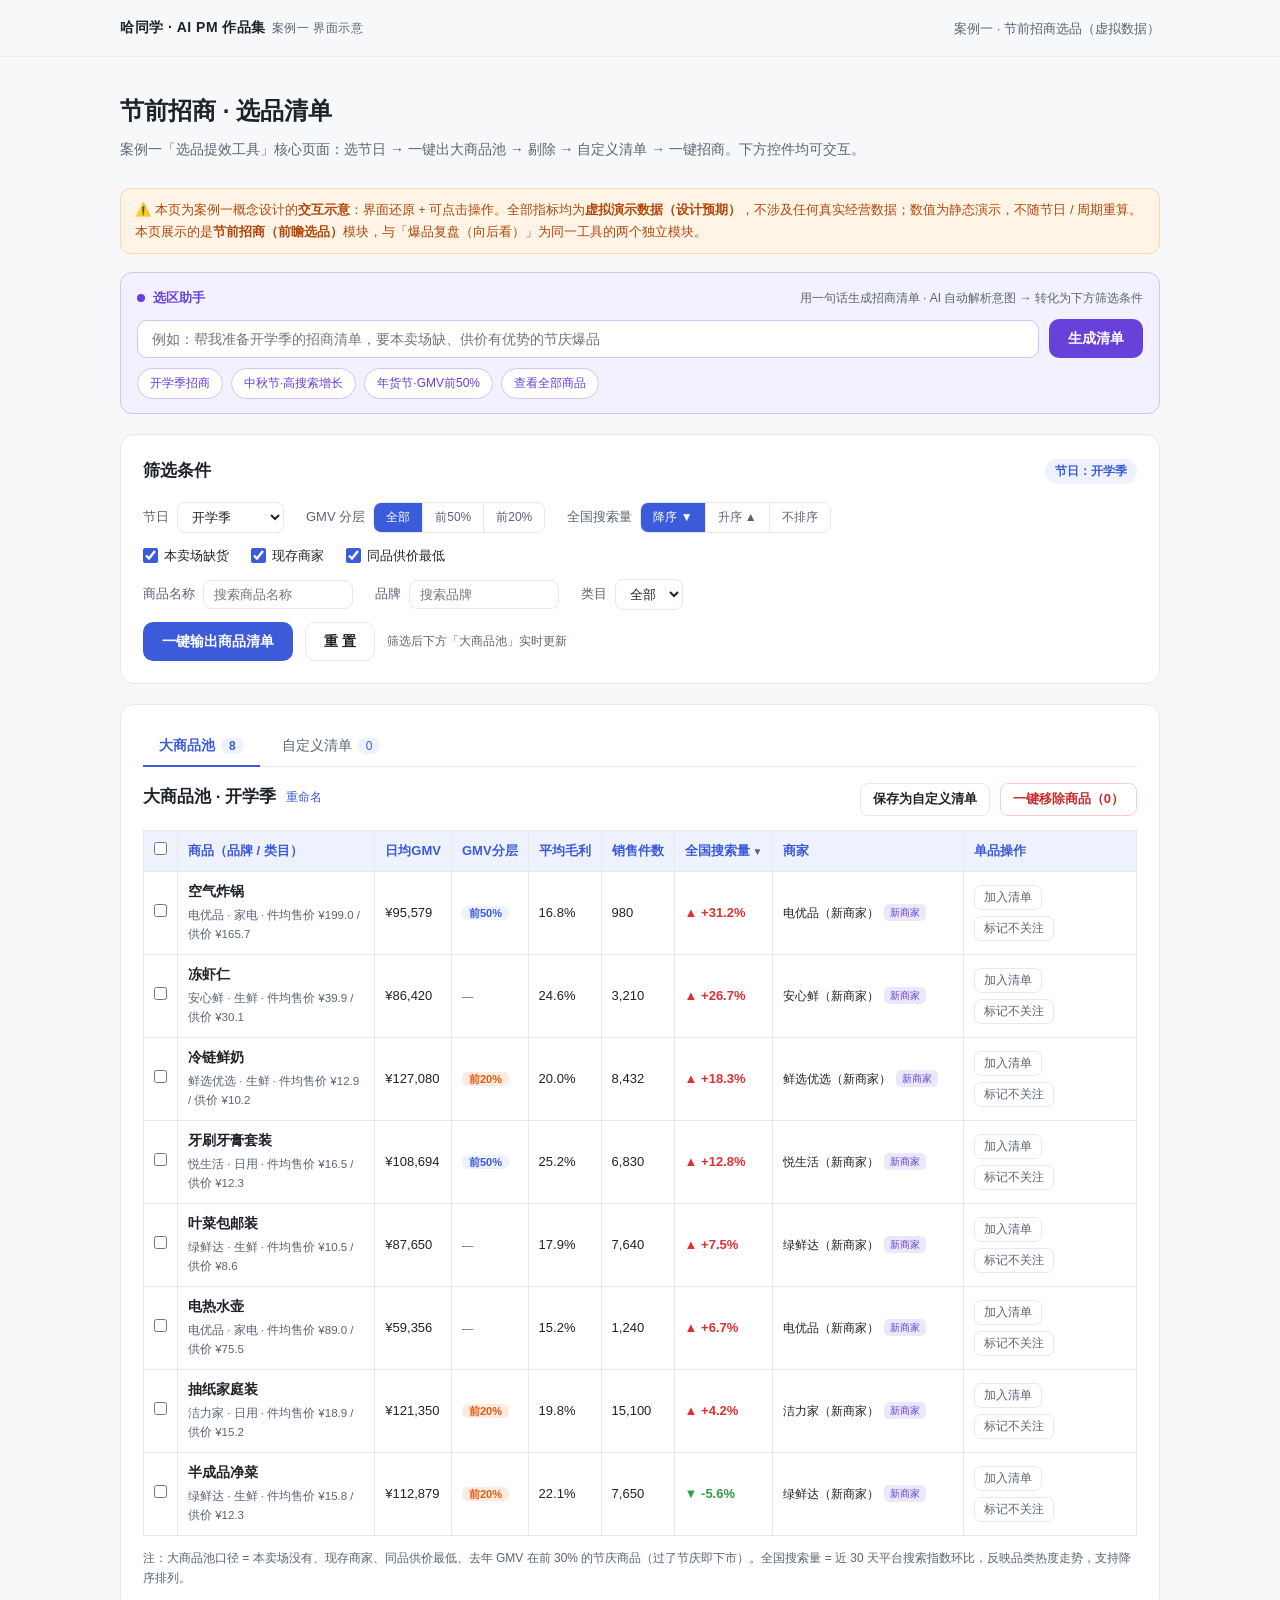
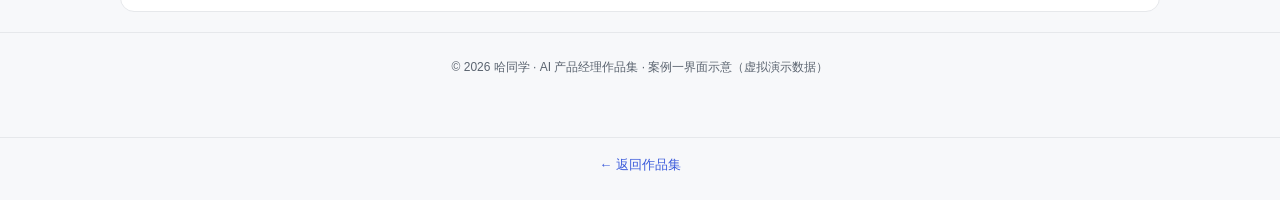
<file: case1_ui_mockup.html>
<!DOCTYPE html>
<html lang="zh-CN">
<head>
<meta charset="UTF-8" />
<meta name="viewport" content="width=device-width, initial-scale=1.0" />
<title>案例一 · 节前招商选品界面示意 | 选品提效工具</title>
<style>
  :root{
    --bg:#f7f8fa; --card:#ffffff; --ink:#1f2329; --sub:#5b6470;
    --line:#e6e8eb; --accent:#3b5bdb; --accent-soft:#eef2ff; --ok:#2f9e44;
    --up:#e03131; --down:#2f9e44; --warn-bg:#fff4e6; --warn-line:#ffd8a8; --warn-ink:#b54708;
    --agent:#6741d9; --agent-soft:#f3f0ff;
  }
  *{box-sizing:border-box;margin:0;padding:0}
  body{font-family:-apple-system,BlinkMacSystemFont,"Segoe UI","PingFang SC","Hiragino Sans GB","Microsoft YaHei",sans-serif;
    background:var(--bg);color:var(--ink);line-height:1.7;-webkit-font-smoothing:antialiased}
  a{color:var(--accent);text-decoration:none}
  .wrap{max-width:1080px;margin:0 auto;padding:0 20px}
  header.nav{position:sticky;top:0;background:rgba(247,248,250,.85);backdrop-filter:blur(8px);
    border-bottom:1px solid var(--line);z-index:10}
  .nav .wrap{display:flex;align-items:center;justify-content:space-between;height:56px}
  .brand{font-weight:700;font-size:14px;letter-spacing:.5px}
  .brand small{color:var(--sub);font-weight:400;margin-left:6px}
  .nav nav a{margin-left:18px;color:var(--sub);font-size:13px}
  .page-head{padding:34px 0 8px}
  .page-head h1{font-size:24px;font-weight:800}
  .page-head .sub{color:var(--sub);font-size:14px;margin-top:6px}
  .notice{margin:18px 0;padding:10px 14px;font-size:13px;color:var(--warn-ink);
    background:var(--warn-bg);border:1px solid var(--warn-line);border-radius:10px}
  .card{background:var(--card);border:1px solid var(--line);border-radius:14px;padding:22px;margin-bottom:20px}
  .card-head{display:flex;align-items:center;justify-content:space-between;margin-bottom:16px}
  .card-head h2{font-size:17px;font-weight:700}
  .pill{font-size:12px;color:var(--accent);background:var(--accent-soft);padding:2px 10px;border-radius:999px;font-weight:600}
  /* Agent 指令栏 */
  .agent-bar{background:var(--agent-soft);border:1px solid #d0c6f5;border-radius:12px;padding:14px 16px;margin-bottom:20px}
  .agent-bar .ab-top{display:flex;align-items:center;gap:8px;margin-bottom:10px}
  .agent-bar .ab-dot{width:8px;height:8px;border-radius:50%;background:var(--agent)}
  .agent-bar .ab-label{font-size:13px;font-weight:700;color:var(--agent)}
  .agent-bar .ab-note{font-size:12px;color:var(--sub);margin-left:auto}
  .agent-bar .ab-row{display:flex;gap:10px;flex-wrap:wrap;align-items:center}
  .agent-bar input[type=text]{flex:1;min-width:240px;font-size:14px;padding:10px 14px;border:1px solid #d0c6f5;border-radius:10px;background:#fff;color:var(--ink);outline:none;font-family:inherit}
  .agent-bar input[type=text]:focus{border-color:var(--agent)}
  .agent-bar .ab-chips{display:flex;gap:8px;flex-wrap:wrap;margin-top:10px}
  .agent-bar .chip{font-size:12px;color:var(--agent);background:#fff;border:1px solid #d0c6f5;border-radius:999px;padding:4px 12px;cursor:pointer;font-family:inherit}
  .agent-bar .chip:hover{background:var(--agent);color:#fff;border-color:var(--agent)}
  /* 筛选区 */
  .f-row{display:flex;flex-wrap:wrap;gap:14px 22px;align-items:center;margin-bottom:12px}
  .f-item{display:flex;align-items:center;gap:8px}
  .f-item label{font-size:13px;color:var(--sub);white-space:nowrap}
  select,input[type=text]{font-size:13px;padding:6px 10px;border:1px solid var(--line);border-radius:8px;
    background:#fff;color:var(--ink);outline:none;font-family:inherit}
  select:focus,input[type=text]:focus{border-color:var(--accent)}
  input[type=text].sm{width:150px}
  .seg{display:inline-flex;border:1px solid var(--line);border-radius:8px;overflow:hidden;flex-wrap:wrap}
  .seg button{border:none;background:#fff;padding:6px 12px;font-size:12px;color:var(--sub);cursor:pointer;
    border-right:1px solid var(--line);font-family:inherit}
  .seg button:last-child{border-right:none}
  .seg button.on{background:var(--accent);color:#fff}
  .chk{display:flex;align-items:center;gap:6px;font-size:13px;color:var(--ink);cursor:pointer;user-select:none}
  .chk input{accent-color:var(--accent);width:15px;height:15px}
  .f-actions{display:flex;align-items:center;gap:12px;margin-top:6px}
  .f-hint{font-size:12px;color:var(--sub)}
  .btn{display:inline-block;padding:9px 18px;border-radius:10px;font-weight:600;font-size:14px;border:1px solid transparent;
    cursor:pointer;font-family:inherit;line-height:1.4}
  .btn-primary{background:var(--accent);color:#fff}
  .btn-agent{background:var(--agent);color:#fff}
  .btn-ghost{border:1px solid var(--line);background:#fff;color:var(--ink)}
  .btn-danger{color:#c92a2a;border-color:#ffc9c9}
  .btn.sm{padding:6px 12px;font-size:13px;border-radius:8px}
  /* tabs */
  .tabs{display:flex;gap:6px;margin-bottom:16px;border-bottom:1px solid var(--line)}
  .tabs button{border:none;background:none;padding:10px 16px;font-size:14px;color:var(--sub);cursor:pointer;
    font-family:inherit;border-bottom:2px solid transparent;margin-bottom:-1px}
  .tabs button.on{color:var(--accent);border-bottom-color:var(--accent);font-weight:700}
  .tab-count{font-size:12px;color:var(--accent);background:var(--accent-soft);border-radius:999px;padding:1px 8px;margin-left:6px}
  /* 清单区 */
  .list-head{display:flex;align-items:flex-start;justify-content:space-between;gap:14px;flex-wrap:wrap;margin-bottom:14px}
  .list-title{display:flex;align-items:center;gap:10px;flex-wrap:wrap}
  .list-title h2{font-size:17px;font-weight:700}
  .list-title input{font-size:16px;font-weight:700;border:1px solid var(--accent);border-radius:8px;padding:4px 8px}
  .link-btn{border:none;background:none;color:var(--accent);font-size:12px;cursor:pointer;font-family:inherit;padding:0}
  .list-ops{display:flex;gap:10px;flex-wrap:wrap}
  .table-wrap{overflow-x:auto}
  table{border-collapse:collapse;width:100%;font-size:13px}
  th,td{border:1px solid var(--line);padding:9px 10px;text-align:left;vertical-align:middle}
  th{background:var(--accent-soft);color:var(--accent);font-weight:600;white-space:nowrap}
  th.sortable{cursor:pointer}
  th.sortable:hover{filter:brightness(.97)}
  th .arrow{font-size:10px;color:var(--sub);margin-left:3px}
  td{color:var(--ink)}
  tr.ignored td{opacity:.45;background:#fafafa}
  tr.ignored .p-name{text-decoration:line-through}
  tr.adopted td{background:#f0f9f1}
  tr.adopted .p-name{color:var(--ok)}
  .p-name{font-weight:600;font-size:13.5px}
  .p-sub{font-size:11.5px;color:var(--sub);margin-top:2px}
  .vendor{font-size:12px;line-height:1.5;min-width:170px;max-width:230px}
  .vendor .v-tag{display:inline-block;font-size:10px;padding:1px 6px;border-radius:5px;margin-left:5px;vertical-align:1px}
  .vendor .v-has{color:var(--ok);background:rgba(47,158,68,.12)}
  .vendor .v-new{color:#6741d9;background:rgba(103,65,217,.12)}
  .vendor .v-miss{color:#c92a2a;background:rgba(201,42,42,.1)}
  .tier{font-size:11px;font-weight:700;padding:1px 7px;border-radius:6px}
  .tier-20{color:#e8590c;background:rgba(232,89,12,.12)}
  .tier-50{color:var(--accent);background:var(--accent-soft)}
  .sub{font-size:11.5px;color:var(--sub)}
  .up{color:var(--up);font-weight:600}
  .down{color:var(--down);font-weight:600}
  .flat{color:var(--sub)}
  .badge{display:inline-block;font-size:11px;padding:1px 7px;border-radius:6px;margin-left:6px;vertical-align:1px}
  .badge-ok{color:var(--ok);background:rgba(47,158,68,.12)}
  .row-actions{display:flex;gap:6px;flex-wrap:wrap}
  .mini-btn{font-size:12px;padding:3px 9px;border-radius:7px;border:1px solid var(--line);background:#fff;color:var(--sub);
    cursor:pointer;font-family:inherit;white-space:nowrap}
  .mini-btn:hover{border-color:var(--accent);color:var(--accent)}
  .mini-btn.on{background:var(--accent-soft);border-color:var(--accent);color:var(--accent)}
  .mini-btn.off{color:#c92a2a}
  .mini-btn[disabled]{opacity:.5;cursor:default}
  .foot-note{font-size:12px;color:var(--sub);margin-top:12px}
  .legend{font-size:12px;color:var(--sub);margin-top:10px}
  .legend .up{font-weight:600}
  .legend .down{font-weight:600}
  .empty{padding:30px;text-align:center;color:var(--sub);font-size:14px}
  /* toast */
  #toast{position:fixed;left:50%;bottom:36px;transform:translateX(-50%) translateY(20px);background:#1f2329;color:#fff;
    font-size:13px;padding:10px 20px;border-radius:10px;opacity:0;pointer-events:none;transition:all .25s ease;z-index:99;max-width:80vw}
  #toast.show{opacity:1;transform:translateX(-50%) translateY(0)}
  footer{border-top:1px solid var(--line);padding:24px 0;color:var(--sub);font-size:12px;text-align:center;margin-top:10px}
  @media(max-width:720px){.f-row{gap:10px 14px}.list-head{flex-direction:column}}
</style>
</head>
<body>
<header class="nav">
  <div class="wrap">
    <div class="brand">哈同学 · AI PM 作品集<small>案例一 界面示意</small></div>
    <nav><span style="color:var(--sub);font-size:13px">案例一 · 节前招商选品（虚拟数据）</span></nav>
  </div>
</header>

<div class="wrap">
  <div class="page-head">
    <h1>节前招商 · 选品清单</h1>
    <div class="sub">案例一「选品提效工具」核心页面：选节日 → 一键出大商品池 → 剔除 → 自定义清单 → 一键招商。下方控件均可交互。</div>
  </div>

  <div class="notice">⚠️ 本页为案例一概念设计的<b>交互示意</b>：界面还原 + 可点击操作。全部指标均为<b>虚拟演示数据（设计预期）</b>，不涉及任何真实经营数据；数值为静态演示，不随节日 / 周期重算。本页展示的是<b>节前招商（前瞻选品）</b>模块，与「爆品复盘（向后看）」为同一工具的两个独立模块。</div>

  <!-- Agent 指令栏：把自然语言转成筛选条件，体现 AI 与 sheet 的集成 -->
  <div class="agent-bar">
    <div class="ab-top">
      <span class="ab-dot"></span>
      <span class="ab-label">选区助手</span>
      <span class="ab-note">用一句话生成招商清单 · AI 自动解析意图 → 转化为下方筛选条件</span>
    </div>
    <div class="ab-row">
      <input type="text" id="agent-input" placeholder="例如：帮我准备开学季的招商清单，要本卖场缺、供价有优势的节庆爆品" />
      <button class="btn btn-agent" id="btn-agent">生成清单</button>
    </div>
    <div class="ab-chips">
      <span class="chip" data-q="帮我准备开学季的招商清单，要本卖场缺、供价有优势的节庆爆品">开学季招商</span>
      <span class="chip" data-q="中秋节能带供价优势、全国搜索量涨得快的节庆商品">中秋节·高搜索增长</span>
      <span class="chip" data-q="年货节前50% GMV 的节庆品，一键出池">年货节·GMV前50%</span>
      <span class="chip" data-q="清空条件，看全部商品池">查看全部商品</span>
    </div>
  </div>

  <div class="card">
    <div class="card-head"><h2>筛选条件</h2><span class="pill" id="festival-tag">节日：开学季</span></div>
    <div class="f-row">
      <div class="f-item"><label>节日</label><select id="f-festival">
        <option value="开学季">开学季</option><option value="中秋">中秋</option><option value="国庆">国庆</option>
        <option value="年货节">年货节</option><option value="自定义">自定义周期</option>
      </select></div>
      <div class="f-item" id="range-wrap" style="display:none"><label>周期范围</label><input type="text" class="sm" id="f-range" placeholder="如 节前30天" /></div>
      <div class="f-item"><label>GMV 分层</label><div class="seg" id="f-gmv">
        <button data-v="all" class="on">全部</button><button data-v="top50">前50%</button><button data-v="top20">前20%</button>
      </div></div>
      <div class="f-item"><label>全国搜索量</label><div class="seg" id="f-sort">
        <button data-v="desc" class="on">降序 ▼</button><button data-v="asc">升序 ▲</button><button data-v="none">不排序</button>
      </div></div>
    </div>
    <div class="f-row">
      <label class="chk"><input type="checkbox" id="f-nostore" checked /> 本卖场缺货</label>
      <label class="chk"><input type="checkbox" id="f-hasvendor" checked /> 现存商家</label>
      <label class="chk"><input type="checkbox" id="f-lowest" checked /> 同品供价最低</label>
    </div>
    <div class="f-row">
      <div class="f-item"><label>商品名称</label><input type="text" class="sm" id="f-name" placeholder="搜索商品名称" /></div>
      <div class="f-item"><label>品牌</label><input type="text" class="sm" id="f-brand" placeholder="搜索品牌" /></div>
      <div class="f-item"><label>类目</label><select id="f-cat">
        <option value="">全部</option><option>生鲜</option><option>日用</option><option>家电</option>
      </select></div>
    </div>
    <div class="f-actions">
      <button class="btn btn-primary" id="btn-query">一键输出商品清单</button>
      <button class="btn btn-ghost" id="btn-reset">重 置</button>
      <span class="f-hint">筛选后下方「大商品池」实时更新</span>
    </div>
  </div>

  <div class="card">
    <div class="tabs">
      <button id="tab-pool" class="on" data-tab="pool">大商品池<span class="tab-count" id="pool-count">0</span></button>
      <button id="tab-custom" data-tab="custom">自定义清单<span class="tab-count" id="custom-count">0</span></button>
    </div>

    <!-- 大商品池 -->
    <div id="panel-pool">
      <div class="list-head">
        <div class="list-title">
          <h2 id="list-title">大商品池 · 开学季</h2>
          <button class="link-btn" id="btn-rename">重命名</button>
        </div>
        <div class="list-ops">
          <button class="btn btn-ghost sm" id="btn-save">保存为自定义清单</button>
          <button class="btn btn-ghost sm btn-danger" id="btn-remove">一键移除商品（<span id="rm-count">0</span>）</button>
        </div>
      </div>
      <div class="table-wrap">
        <table>
          <thead>
            <tr>
              <th style="width:34px"><input type="checkbox" id="ck-all" style="accent-color:var(--accent)" /></th>
              <th>商品（品牌 / 类目）</th>
              <th>日均GMV</th>
              <th>GMV分层</th>
              <th>平均毛利</th>
              <th>销售件数</th>
              <th class="sortable" id="th-search">全国搜索量<span class="arrow">▼</span></th>
              <th>商家</th>
              <th style="min-width:170px">单品操作</th>
            </tr>
          </thead>
          <tbody id="tbody-pool"></tbody>
        </table>
      </div>
      <p class="foot-note">注：大商品池口径 = 本卖场没有、现存商家、同品供价最低、去年 GMV 在前 30% 的节庆商品（过了节庆即下市）。全国搜索量 = 近 30 天平台搜索指数环比，反映品类热度走势，支持降序排列。</p>
    </div>

    <!-- 自定义清单 -->
    <div id="panel-custom" style="display:none">
      <div class="list-head">
        <div class="list-title"><h2>自定义清单</h2><span class="pill">待招商</span></div>
        <div class="list-ops">
          <button class="btn btn-primary sm" id="btn-invite">一键招商（<span id="inv-count">0</span>）</button>
        </div>
      </div>
      <div class="table-wrap">
        <table>
          <thead>
            <tr>
              <th>商品（品牌 / 类目）</th>
              <th>日均GMV</th>
              <th>GMV分层</th>
              <th>全国搜索量</th>
              <th>商家</th>
              <th style="min-width:120px">操作</th>
            </tr>
          </thead>
          <tbody id="tbody-custom"></tbody>
        </table>
      </div>
      <p class="foot-note">从大商品池「加入清单」的商品会归集到这里，确认后一键招商。招商动作由 tool-use Agent 对接商家系统完成（原型中不接真实商家）。</p>
    </div>
  </div>
</div>

<footer><div class="wrap">© 2026 哈同学 · AI 产品经理作品集 · 案例一界面示意（虚拟演示数据）</div></footer>
<div id="toast"></div>

<script>
/* ---------- 虚拟演示数据（设计预期，非真实经营数据） ---------- */
/* 字段说明：search=全国搜索量环比(%)；inStore=本卖场是否有货；hasVendor=现存商家；lowestSupply=同品供价最低 */
var PRODUCTS = [
  {id:'P1001', name:'冷链鲜奶', brand:'鲜选优选', cat:'生鲜', gmv:127080, margin:20.0, qty:8432, price:12.9, supply:10.2, search:18.3, inStore:false, hasVendor:true, lowestSupply:true},
  {id:'P1002', name:'半成品净菜', brand:'绿鲜达', cat:'生鲜', gmv:112879, margin:22.1, qty:7650, price:15.8, supply:12.3, search:-5.6, inStore:false, hasVendor:true, lowestSupply:true},
  {id:'P1003', name:'叶菜包邮装', brand:'鲜选优选', cat:'生鲜', gmv:109298, margin:18.4, qty:9201, price:9.9, supply:8.1, search:9.1, inStore:true, hasVendor:true, lowestSupply:false},
  {id:'P1004', name:'冻虾仁', brand:'安心鲜', cat:'生鲜', gmv:86420, margin:24.6, qty:3210, price:39.9, supply:30.1, search:26.7, inStore:false, hasVendor:true, lowestSupply:true},
  {id:'P1005', name:'抽纸家庭装', brand:'洁力家', cat:'日用', gmv:121350, margin:19.8, qty:15100, price:18.9, supply:15.2, search:4.2, inStore:false, hasVendor:true, lowestSupply:true},
  {id:'P1006', name:'牙刷牙膏套装', brand:'悦生活', cat:'日用', gmv:108694, margin:25.2, qty:6830, price:16.5, supply:12.3, search:12.8, inStore:false, hasVendor:true, lowestSupply:true},
  {id:'P1007', name:'洗衣液大桶', brand:'洁力家', cat:'日用', gmv:72340, margin:17.3, qty:4210, price:29.9, supply:24.7, search:-2.1, inStore:true, hasVendor:true, lowestSupply:false},
  {id:'P1008', name:'一次性保鲜袋', brand:'简居家', cat:'日用', gmv:32800, margin:21.0, qty:9650, price:6.9, supply:5.4, search:15.4, inStore:false, hasVendor:false, lowestSupply:true},
  {id:'P1009', name:'电热水壶', brand:'电优品', cat:'家电', gmv:59356, margin:15.2, qty:1240, price:89.0, supply:75.5, search:6.7, inStore:false, hasVendor:true, lowestSupply:true},
  {id:'P1010', name:'空气炸锅', brand:'电优品', cat:'家电', gmv:95579, margin:16.8, qty:980, price:199.0, supply:165.7, search:31.2, inStore:false, hasVendor:true, lowestSupply:true},
  {id:'P1011', name:'电吹风', brand:'悦生活', cat:'家电', gmv:41200, margin:18.9, qty:1510, price:129.0, supply:104.6, search:3.3, inStore:true, hasVendor:false, lowestSupply:false},
  {id:'P1012', name:'叶菜包邮装', brand:'绿鲜达', cat:'生鲜', gmv:87650, margin:17.9, qty:7640, price:10.5, supply:8.6, search:7.5, inStore:false, hasVendor:true, lowestSupply:true}
];

var customList = [];          // 自定义清单（id 数组）
var ignored = {};             // 不关注标记
var pool = [];                // 当前大商品池
var curFestival = '开学季';

function fmt(n){ return '¥' + n.toLocaleString('zh-CN'); }
function pct(v, withSign){ return (v>0&&withSign?'+':'') + v.toFixed(1) + '%'; }
function searchHtml(v){
  var cls = v > 0 ? 'up' : (v < 0 ? 'down' : 'flat');
  var arrow = v > 0 ? '▲' : (v < 0 ? '▼' : '—');
  return '<span class="' + cls + '">' + arrow + ' ' + pct(v,true) + '</span>';
}
function tierOf(p){
  if(p._rank <= Math.max(1, Math.ceil(PRODUCTS.length*0.2))) return '<span class="tier tier-20">前20%</span>';
  if(p._rank <= Math.max(1, Math.ceil(PRODUCTS.length*0.5))) return '<span class="tier tier-50">前50%</span>';
  return '<span class="sub">—</span>';
}
function vendorHtml(p){
  var tag = p.hasVendor ? (p.inStore ? '<span class="v-tag v-has">已合作</span>' : '<span class="v-tag v-new">新商家</span>') : '<span class="v-tag v-miss">待开发</span>';
  var name = p.hasVendor ? (p.inStore ? p.brand+'（已合作）' : p.brand+'（新商家）') : p.brand+'（待开发）';
  return '<div class="vendor">' + name + tag + '</div>';
}

/* ---------- 筛选 ---------- */
function query(){
  var nostore = document.getElementById('f-nostore').checked;
  var hasvendor = document.getElementById('f-hasvendor').checked;
  var lowest = document.getElementById('f-lowest').checked;
  var gmvMode = document.querySelector('#f-gmv button.on').getAttribute('data-v');
  var name = document.getElementById('f-name').value.trim();
  var brand = document.getElementById('f-brand').value.trim();
  var cat = document.getElementById('f-cat').value;

  // 计算 GMV 排名（用于分层）
  var sorted = PRODUCTS.slice().sort(function(a,b){ return b.gmv - a.gmv; });
  sorted.forEach(function(p,i){ p._rank = i+1; });

  pool = PRODUCTS.filter(function(p){
    if(nostore && p.inStore) return false;          // 本卖场缺货
    if(hasvendor && !p.hasVendor) return false;       // 现存商家
    if(lowest && !p.lowestSupply) return false;       // 同品供价最低
    if(gmvMode === 'top50' && p._rank > Math.ceil(PRODUCTS.length*0.5)) return false;
    if(gmvMode === 'top20' && p._rank > Math.ceil(PRODUCTS.length*0.2)) return false;
    if(name && p.name.indexOf(name) < 0) return false;
    if(brand && p.brand.indexOf(brand) < 0) return false;
    if(cat && p.cat !== cat) return false;
    return true;
  });

  // 全国搜索量排序
  var sortMode = document.querySelector('#f-sort button.on').getAttribute('data-v');
  if(sortMode === 'desc') pool.sort(function(a,b){ return b.search - a.search; });
  else if(sortMode === 'asc') pool.sort(function(a,b){ return a.search - b.search; });

  renderPool();
  document.getElementById('list-title').textContent = '大商品池 · ' + curFestival;
  document.getElementById('festival-tag').textContent = '节日：' + curFestival;
}

/* ---------- 渲染 大商品池 ---------- */
function renderPool(){
  var tb = document.getElementById('tbody-pool');
  tb.innerHTML = '';
  document.getElementById('pool-count').textContent = pool.length;
  if(!pool.length){
    tb.innerHTML = '<tr><td colspan="9"><div class="empty">没有符合条件的商品，试试调整筛选条件</div></td></tr>';
    syncCounts();
    return;
  }
  pool.forEach(function(p){
    var tr = document.createElement('tr');
    tr.setAttribute('data-id', p.id);
    if(ignored[p.id]) tr.classList.add('ignored');
    tr.innerHTML =
      '<td><input type="checkbox" class="ck-row" style="accent-color:var(--accent)" data-id="' + p.id + '" /></td>' +
      '<td><div class="p-name">' + p.name + '</div><div class="p-sub">' + p.brand + ' · ' + p.cat + ' · 件均售价 ¥' + p.price.toFixed(1) + ' / 供价 ¥' + p.supply.toFixed(1) + '</div></td>' +
      '<td>' + fmt(p.gmv) + '</td>' +
      '<td>' + tierOf(p) + '</td>' +
      '<td>' + p.margin.toFixed(1) + '%</td>' +
      '<td>' + p.qty.toLocaleString('zh-CN') + '</td>' +
      '<td>' + searchHtml(p.search) + '</td>' +
      '<td>' + vendorHtml(p) + '</td>' +
      '<td><div class="row-actions">' +
        '<button class="mini-btn act-add" data-id="' + p.id + '">加入清单</button>' +
        '<button class="mini-btn act-ignore" data-id="' + p.id + '">' + (ignored[p.id]?'已不关注（取消）':'标记不关注') + '</button>' +
      '</div></td>';
    tb.appendChild(tr);
  });
  syncCounts();
}

/* ---------- 渲染 自定义清单 ---------- */
function renderCustom(){
  var tb = document.getElementById('tbody-custom');
  tb.innerHTML = '';
  document.getElementById('custom-count').textContent = customList.length;
  if(!customList.length){
    tb.innerHTML = '<tr><td colspan="6"><div class="empty">清单为空，去「大商品池」加入商品</div></td></tr>';
    document.getElementById('inv-count').textContent = 0;
    return;
  }
  customList.forEach(function(id){
    var p = PRODUCTS.filter(function(x){ return x.id === id; })[0];
    if(!p) return;
    var tr = document.createElement('tr');
    tr.setAttribute('data-id', p.id);
    tr.innerHTML =
      '<td><div class="p-name">' + p.name + '</div><div class="p-sub">' + p.brand + ' · ' + p.cat + '</div></td>' +
      '<td>' + fmt(p.gmv) + '</td>' +
      '<td>' + tierOf(p) + '</td>' +
      '<td>' + searchHtml(p.search) + '</td>' +
      '<td>' + vendorHtml(p) + '</td>' +
      '<td><button class="mini-btn act-del" data-id="' + p.id + '">移除</button></td>';
    tb.appendChild(tr);
  });
  document.getElementById('inv-count').textContent = customList.length;
}

/* ---------- 计数 / 全选 ---------- */
function syncCounts(){
  var cks = document.querySelectorAll('#tbody-pool .ck-row');
  var checked = Array.prototype.filter.call(cks, function(c){ return c.checked; }).length;
  document.getElementById('rm-count').textContent = checked;
  var all = document.getElementById('ck-all');
  all.checked = cks.length > 0 && checked === cks.length;
  all.indeterminate = checked > 0 && checked < cks.length;
}

/* ---------- toast ---------- */
var toastTimer;
function toast(msg){
  var t = document.getElementById('toast');
  t.textContent = msg;
  t.classList.add('show');
  clearTimeout(toastTimer);
  toastTimer = setTimeout(function(){ t.classList.remove('show'); }, 2200);
}

/* ---------- 事件绑定 ---------- */
document.getElementById('btn-query').addEventListener('click', query);
document.getElementById('btn-reset').addEventListener('click', function(){
  document.getElementById('f-festival').value = '开学季'; curFestival='开学季';
  document.getElementById('f-range').value = '';
  document.getElementById('f-nostore').checked = true;
  document.getElementById('f-hasvendor').checked = true;
  document.getElementById('f-lowest').checked = true;
  document.getElementById('f-name').value = '';
  document.getElementById('f-brand').value = '';
  document.getElementById('f-cat').value = '';
  setSeg('#f-gmv', 'all'); setSeg('#f-sort', 'desc');
  query();
});

/* 节日 / 自定义周期 */
document.getElementById('f-festival').addEventListener('change', function(){
  curFestival = this.value;
  document.getElementById('range-wrap').style.display = (this.value === '自定义') ? '' : 'none';
  document.getElementById('list-title').textContent = '大商品池 · ' + curFestival;
  document.getElementById('festival-tag').textContent = '节日：' + curFestival;
  query();
});

/* 分段按钮通用 */
function setSeg(sel, val){
  document.querySelectorAll(sel + ' button').forEach(function(b){
    b.classList.toggle('on', b.getAttribute('data-v') === val);
  });
}
document.querySelectorAll('#f-gmv button').forEach(function(b){
  b.addEventListener('click', function(){ setSeg('#f-gmv', b.getAttribute('data-v')); query(); });
});
document.querySelectorAll('#f-sort button').forEach(function(b){
  b.addEventListener('click', function(){
    setSeg('#f-sort', b.getAttribute('data-v'));
    document.getElementById('th-search').querySelector('.arrow').textContent =
      b.getAttribute('data-v') === 'desc' ? '▼' : (b.getAttribute('data-v') === 'asc' ? '▲' : '');
    query();
  });
});

/* 全选 */
document.getElementById('ck-all').addEventListener('change', function(){
  Array.prototype.forEach.call(document.querySelectorAll('#tbody-pool .ck-row'), function(c){ c.checked = this.checked; }, this);
  syncCounts();
});
document.getElementById('tbody-pool').addEventListener('change', function(e){
  if(e.target.classList && e.target.classList.contains('ck-row')) syncCounts();
});

/* tabs */
document.getElementById('tab-pool').addEventListener('click', function(){
  setTab('pool');
});
document.getElementById('tab-custom').addEventListener('click', function(){
  setTab('custom');
});
function setTab(which){
  var isPool = which === 'pool';
  document.getElementById('tab-pool').classList.toggle('on', isPool);
  document.getElementById('tab-custom').classList.toggle('on', !isPool);
  document.getElementById('panel-pool').style.display = isPool ? '' : 'none';
  document.getElementById('panel-custom').style.display = isPool ? 'none' : '';
}

/* 清单操作 */
document.getElementById('btn-rename').addEventListener('click', function(){
  var h = document.getElementById('list-title');
  if(h.querySelector('input')) return;
  var curText = h.textContent;
  var input = document.createElement('input');
  input.value = curText;
  h.textContent = '';
  h.appendChild(input);
  input.focus();
  var done = function(save){
    var v = input.value.trim() || curText;
    if(save){ h.textContent = v; toast('清单主题已重命名为「' + v + '」'); }
    else h.textContent = curText;
  };
  input.addEventListener('keydown', function(e){
    if(e.key === 'Enter'){ e.preventDefault(); done(true); }
    if(e.key === 'Escape'){ done(false); }
  });
  input.addEventListener('blur', function(){ done(true); });
});
document.getElementById('btn-save').addEventListener('click', function(){
  toast('已保存为自定义清单：' + document.getElementById('list-title').textContent);
});
document.getElementById('btn-remove').addEventListener('click', function(){
  var checked = Array.prototype.filter.call(document.querySelectorAll('#tbody-pool .ck-row'), function(c){ return c.checked; })
    .map(function(c){ return c.getAttribute('data-id'); });
  if(!checked.length){ toast('请先勾选要移除的商品'); return; }
  pool = pool.filter(function(p){ return checked.indexOf(p.id) < 0; });
  document.getElementById('ck-all').checked = false;
  toast('已移除 ' + checked.length + ' 件商品');
  renderPool();
});
document.getElementById('btn-invite').addEventListener('click', function(){
  var n = customList.length;
  if(!n){ toast('清单为空，先加入商品'); return; }
  toast('已向 ' + n + ' 家商家发送招商邀请（示意，由 Agent 对接商家系统）');
});

/* 大商品池单品操作（事件委托） */
document.getElementById('tbody-pool').addEventListener('click', function(e){
  var btn = e.target.closest('.mini-btn');
  if(!btn) return;
  var id = btn.getAttribute('data-id');
  var p = PRODUCTS.filter(function(x){ return x.id === id; })[0];
  if(btn.classList.contains('act-add')){
    if(customList.indexOf(id) >= 0){ toast('已在自定义清单：' + p.name); return; }
    customList.push(id);
    toast('已加入自定义清单：' + p.name);
    renderCustom();
  }
  if(btn.classList.contains('act-ignore')){
    if(ignored[id]){ delete ignored[id]; btn.textContent = '标记不关注'; toast('已取消不关注：' + p.name); }
    else { ignored[id] = true; btn.textContent = '已不关注（取消）'; toast('已标记不关注：' + p.name); }
    var tr = document.querySelector('#tbody-pool tr[data-id="'+id+'"]');
    if(tr) tr.classList.toggle('ignored', !!ignored[id]);
  }
});
/* 自定义清单移除 */
document.getElementById('tbody-custom').addEventListener('click', function(e){
  var btn = e.target.closest('.mini-btn');
  if(!btn) return;
  var id = btn.getAttribute('data-id');
  customList = customList.filter(function(x){ return x !== id; });
  toast('已从清单移除');
  renderCustom();
});

/* ---------- Agent 指令栏：自然语言 → 筛选条件 ---------- */
function runAgent(q){
  q = (q || '').trim();
  if(!q){ toast('请输入一句话，例如：帮我准备开学季的招商清单'); return; }
  // 节日识别
  var festMap = {'开学':'开学季','中秋':'中秋','国庆':'国庆','年货':'年货节'};
  var hitFest = null;
  for(var k in festMap){ if(q.indexOf(k) >= 0){ hitFest = festMap[k]; break; } }
  if(hitFest){ document.getElementById('f-festival').value = hitFest; curFestival = hitFest; }
  // 口径识别
  document.getElementById('f-nostore').checked = (q.indexOf('缺') >= 0 || q.indexOf('没有') >= 0 || hitFest);
  document.getElementById('f-hasvendor').checked = (q.indexOf('商家') >= 0 || hitFest);
  document.getElementById('f-lowest').checked = (q.indexOf('供价') >= 0 || q.indexOf('优势') >= 0 || hitFest);
  // GMV 分层
  if(q.indexOf('前20') >= 0) setSeg('#f-gmv','top20');
  else if(q.indexOf('前50') >= 0) setSeg('#f-gmv','top50');
  else setSeg('#f-gmv','all');
  // 全国搜索量排序
  if(q.indexOf('搜索') >= 0 || q.indexOf('热度') >= 0 || q.indexOf('涨') >= 0) setSeg('#f-sort','desc');
  else setSeg('#f-sort','desc');
  query();
  toast('选区助手已解析：「' + q + '」→ 已生成大商品池');
}
document.getElementById('btn-agent').addEventListener('click', function(){
  runAgent(document.getElementById('agent-input').value);
});
document.getElementById('agent-input').addEventListener('keydown', function(e){
  if(e.key === 'Enter'){ runAgent(this.value); }
});
document.querySelectorAll('.agent-bar .chip').forEach(function(c){
  c.addEventListener('click', function(){
    var q = c.getAttribute('data-q');
    document.getElementById('agent-input').value = q;
    runAgent(q);
  });
});

query();
renderCustom();
</script>
<footer style="margin-top:36px;padding-top:16px;border-top:1px solid var(--line);text-align:center"><a href="index.html" style="color:var(--accent);font-size:13px;text-decoration:none">← 返回作品集</a></footer>
</body>
</html>
</file>
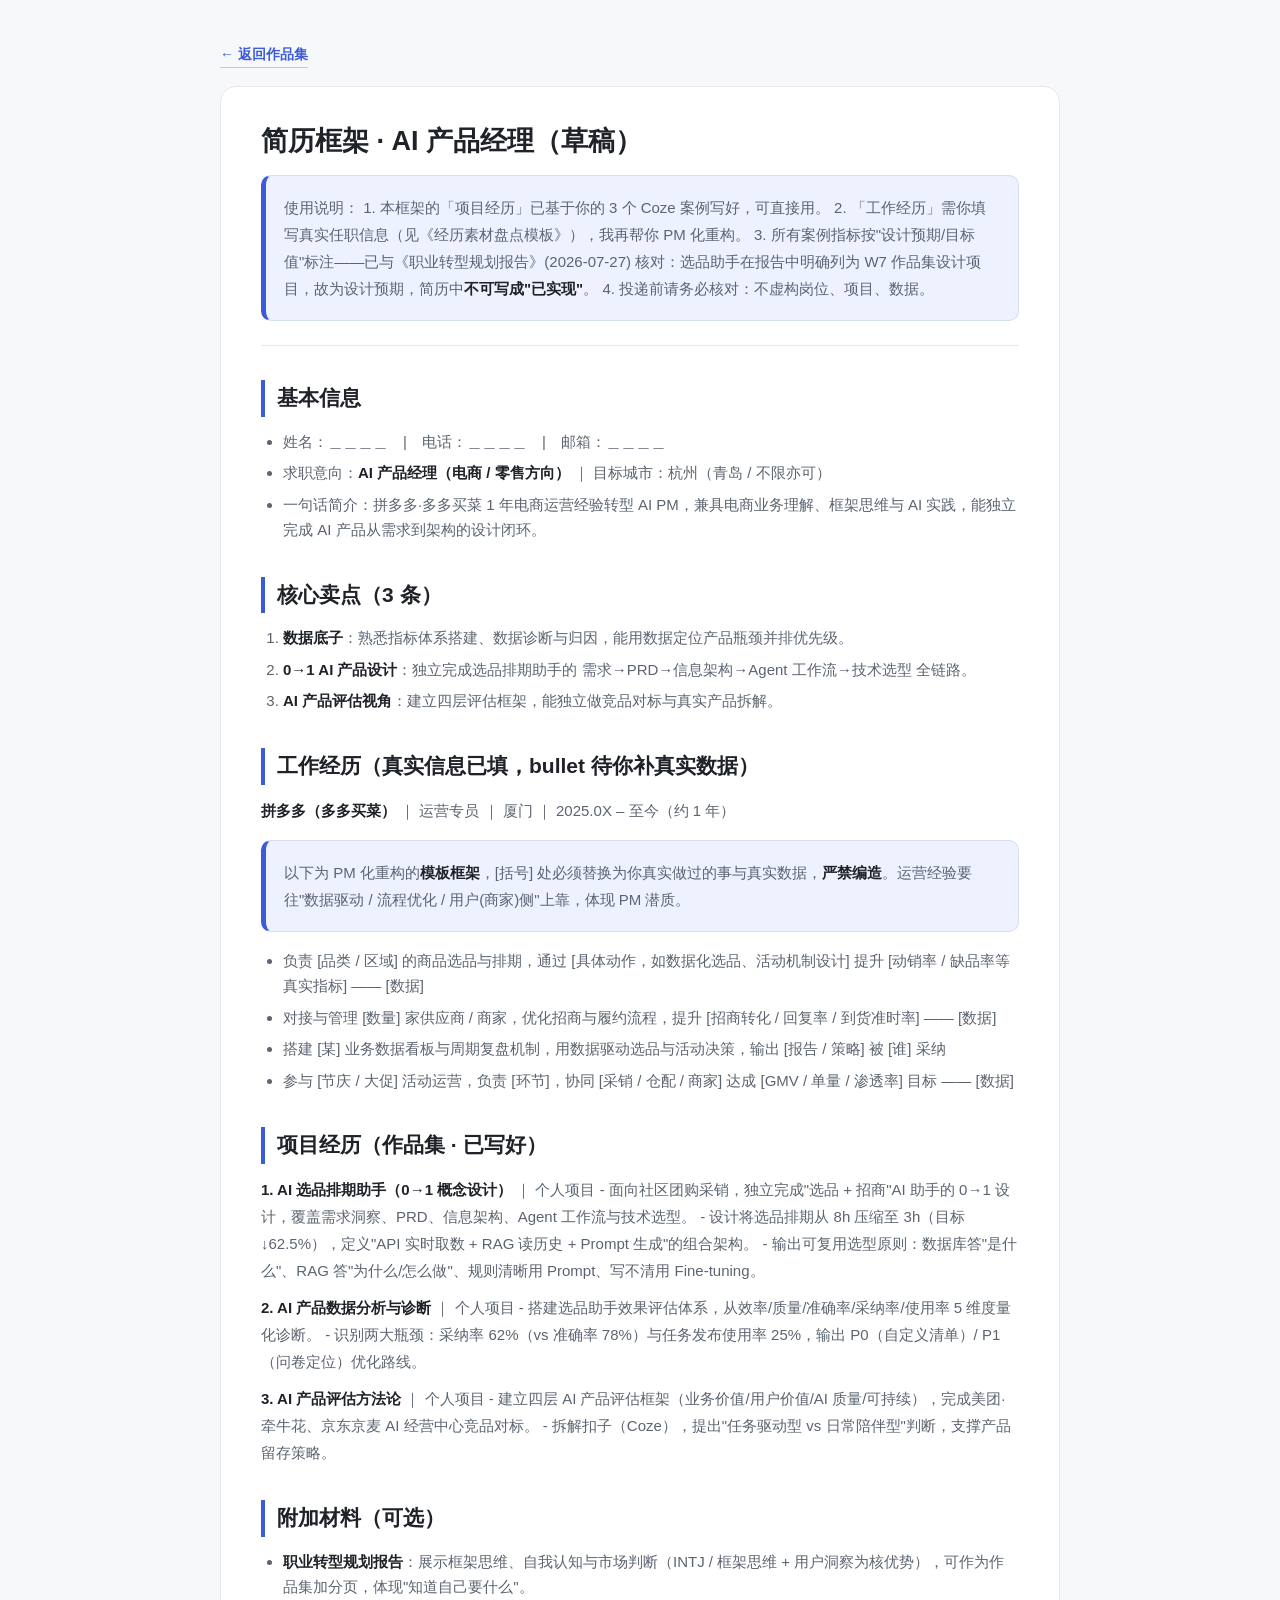
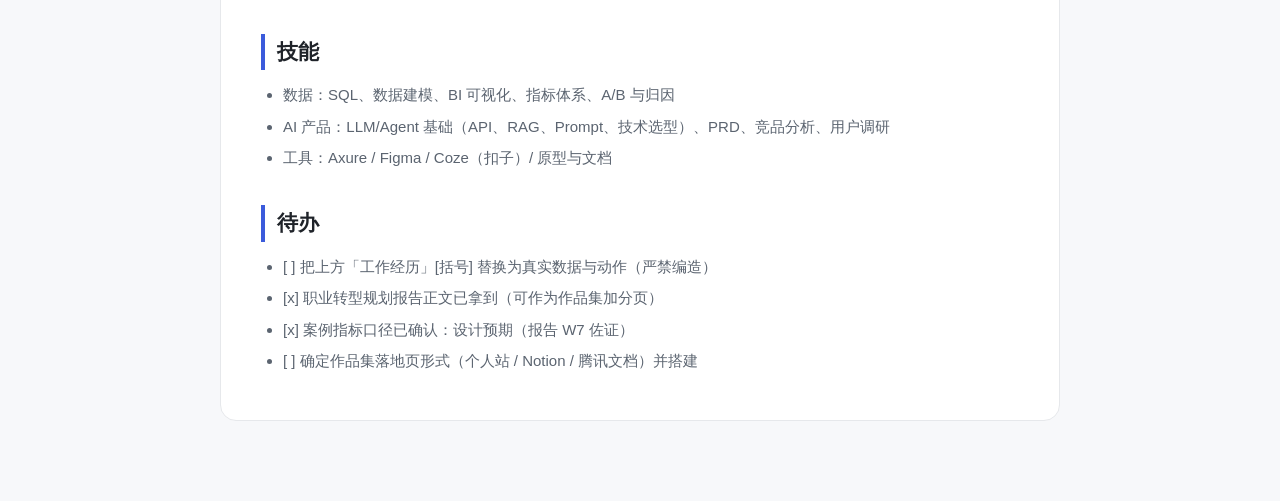
<file: 简历框架_AI_PM.html>
<!DOCTYPE html>
<html lang="zh-CN">
<head>
<meta charset="UTF-8" />
<meta name="viewport" content="width=device-width, initial-scale=1.0" />
<title>简历框架 · AI 产品经理</title>
<style>
:root{--bg:#f7f8fa;--card:#ffffff;--ink:#1f2329;--sub:#5b6470;--line:#e6e8eb;--accent:#3b5bdb;--accent-soft:#eef2ff}
*{box-sizing:border-box;margin:0;padding:0}
body{font-family:-apple-system,BlinkMacSystemFont,"Segoe UI","PingFang SC","Hiragino Sans GB","Microsoft YaHei",sans-serif;background:var(--bg);color:var(--ink);line-height:1.75;-webkit-font-smoothing:antialiased}
.wrap{max-width:880px;margin:0 auto;padding:40px 20px 80px}
.doc{background:var(--card);border:1px solid var(--line);border-radius:16px;padding:36px 40px}
h1{font-size:27px;font-weight:800;margin-bottom:16px;line-height:1.35}
h2{font-size:21px;font-weight:700;margin:34px 0 12px;padding-left:12px;border-left:4px solid var(--accent);color:var(--ink)}
h3{font-size:17px;font-weight:700;margin:22px 0 8px;color:var(--ink)}
hr{border:none;border-top:1px solid var(--line);margin:24px 0}
p{color:var(--sub);font-size:15px;margin:10px 0;line-height:1.8}
ul,ol{margin:10px 0 10px 22px;color:var(--sub);font-size:15px}
li{margin:6px 0;line-height:1.7}
blockquote{background:var(--accent-soft);border:1px solid #d6deef;border-left:5px solid var(--accent);border-radius:10px;padding:14px 18px;margin:16px 0;color:var(--sub);font-size:14.5px}
blockquote p{margin:4px 0;color:var(--sub)}
a{color:var(--accent);text-decoration:none;border-bottom:1px solid rgba(59,91,219,.3)}
a:hover{border-bottom-color:var(--accent)}
table{border-collapse:collapse;width:100%;margin:14px 0;font-size:14px}
th,td{border:1px solid var(--line);padding:9px 12px;text-align:left;color:var(--sub);vertical-align:top}
th{background:var(--accent-soft);color:var(--accent);font-weight:600}
code{font-family:"SF Mono",Menlo,Consolas,monospace;background:var(--accent-soft);padding:1px 6px;border-radius:5px;font-size:13px;color:#2b3a8c}
pre{background:#0f172a;border-radius:12px;padding:18px;overflow:auto;margin:16px 0}
pre code{background:transparent;color:#cdd6f4;padding:0;font-size:13px;line-height:1.55;white-space:pre}
strong{color:var(--ink)}
.back{display:inline-block;margin-bottom:18px;font-size:14px;color:var(--accent);font-weight:600}
.back:hover{border-bottom:1px solid var(--accent)}
</style>
</head>
<body>
<div class="wrap">
  <a class="back" href="portfolio.html">&larr; 返回作品集</a>
  <div class="doc">
<h1>简历框架 · AI 产品经理（草稿）</h1>
<blockquote>
<p>使用说明：
1. 本框架的「项目经历」已基于你的 3 个 Coze 案例写好，可直接用。
2. 「工作经历」需你填写真实任职信息（见《经历素材盘点模板》），我再帮你 PM 化重构。
3. 所有案例指标按"设计预期/目标值"标注——已与《职业转型规划报告》(2026-07-27) 核对：选品助手在报告中明确列为 W7 作品集设计项目，故为设计预期，简历中<strong>不可写成"已实现"</strong>。
4. 投递前请务必核对：不虚构岗位、项目、数据。</p>
</blockquote>
<hr />
<h2>基本信息</h2>
<ul>
<li>姓名：＿＿＿＿　|　电话：＿＿＿＿　|　邮箱：＿＿＿＿</li>
<li>求职意向：<strong>AI 产品经理（电商 / 零售方向）</strong> ｜ 目标城市：杭州（青岛 / 不限亦可）</li>
<li>一句话简介：拼多多·多多买菜 1 年电商运营经验转型 AI PM，兼具电商业务理解、框架思维与 AI 实践，能独立完成 AI 产品从需求到架构的设计闭环。</li>
</ul>
<h2>核心卖点（3 条）</h2>
<ol>
<li><strong>数据底子</strong>：熟悉指标体系搭建、数据诊断与归因，能用数据定位产品瓶颈并排优先级。</li>
<li><strong>0→1 AI 产品设计</strong>：独立完成选品排期助手的 需求→PRD→信息架构→Agent 工作流→技术选型 全链路。</li>
<li><strong>AI 产品评估视角</strong>：建立四层评估框架，能独立做竞品对标与真实产品拆解。</li>
</ol>
<h2>工作经历（真实信息已填，bullet 待你补真实数据）</h2>
<p><strong>拼多多（多多买菜）</strong> ｜ 运营专员 ｜ 厦门 ｜ 2025.0X – 至今（约 1 年）</p>
<blockquote>
<p>以下为 PM 化重构的<strong>模板框架</strong>，[括号] 处必须替换为你真实做过的事与真实数据，<strong>严禁编造</strong>。运营经验要往"数据驱动 / 流程优化 / 用户(商家)侧"上靠，体现 PM 潜质。</p>
</blockquote>
<ul>
<li>负责 [品类 / 区域] 的商品选品与排期，通过 [具体动作，如数据化选品、活动机制设计] 提升 [动销率 / 缺品率等真实指标] —— [数据]</li>
<li>对接与管理 [数量] 家供应商 / 商家，优化招商与履约流程，提升 [招商转化 / 回复率 / 到货准时率] —— [数据]</li>
<li>搭建 [某] 业务数据看板与周期复盘机制，用数据驱动选品与活动决策，输出 [报告 / 策略] 被 [谁] 采纳</li>
<li>参与 [节庆 / 大促] 活动运营，负责 [环节]，协同 [采销 / 仓配 / 商家] 达成 [GMV / 单量 / 渗透率] 目标 —— [数据]</li>
</ul>
<h2>项目经历（作品集 · 已写好）</h2>
<p><strong>1. AI 选品排期助手（0→1 概念设计）</strong> ｜ 个人项目
- 面向社区团购采销，独立完成"选品 + 招商"AI 助手的 0→1 设计，覆盖需求洞察、PRD、信息架构、Agent 工作流与技术选型。
- 设计将选品排期从 8h 压缩至 3h（目标 ↓62.5%），定义"API 实时取数 + RAG 读历史 + Prompt 生成"的组合架构。
- 输出可复用选型原则：数据库答"是什么"、RAG 答"为什么/怎么做"、规则清晰用 Prompt、写不清用 Fine-tuning。</p>
<p><strong>2. AI 产品数据分析与诊断</strong> ｜ 个人项目
- 搭建选品助手效果评估体系，从效率/质量/准确率/采纳率/使用率 5 维度量化诊断。
- 识别两大瓶颈：采纳率 62%（vs 准确率 78%）与任务发布使用率 25%，输出 P0（自定义清单）/ P1（问卷定位）优化路线。</p>
<p><strong>3. AI 产品评估方法论</strong> ｜ 个人项目
- 建立四层 AI 产品评估框架（业务价值/用户价值/AI 质量/可持续），完成美团·牵牛花、京东京麦 AI 经营中心竞品对标。
- 拆解扣子（Coze），提出"任务驱动型 vs 日常陪伴型"判断，支撑产品留存策略。</p>
<h2>附加材料（可选）</h2>
<ul>
<li><strong>职业转型规划报告</strong>：展示框架思维、自我认知与市场判断（INTJ / 框架思维 + 用户洞察为核优势），可作为作品集加分页，体现"知道自己要什么"。</li>
</ul>
<h2>技能</h2>
<ul>
<li>数据：SQL、数据建模、BI 可视化、指标体系、A/B 与归因</li>
<li>AI 产品：LLM/Agent 基础（API、RAG、Prompt、技术选型）、PRD、竞品分析、用户调研</li>
<li>工具：Axure / Figma / Coze（扣子）/ 原型与文档</li>
</ul>
<h2>待办</h2>
<ul>
<li>[ ] 把上方「工作经历」[括号] 替换为真实数据与动作（严禁编造）</li>
<li>[x] 职业转型规划报告正文已拿到（可作为作品集加分页）</li>
<li>[x] 案例指标口径已确认：设计预期（报告 W7 佐证）</li>
<li>[ ] 确定作品集落地页形式（个人站 / Notion / 腾讯文档）并搭建</li>
</ul>
  </div>
</div>
</body>
</html>
</file>
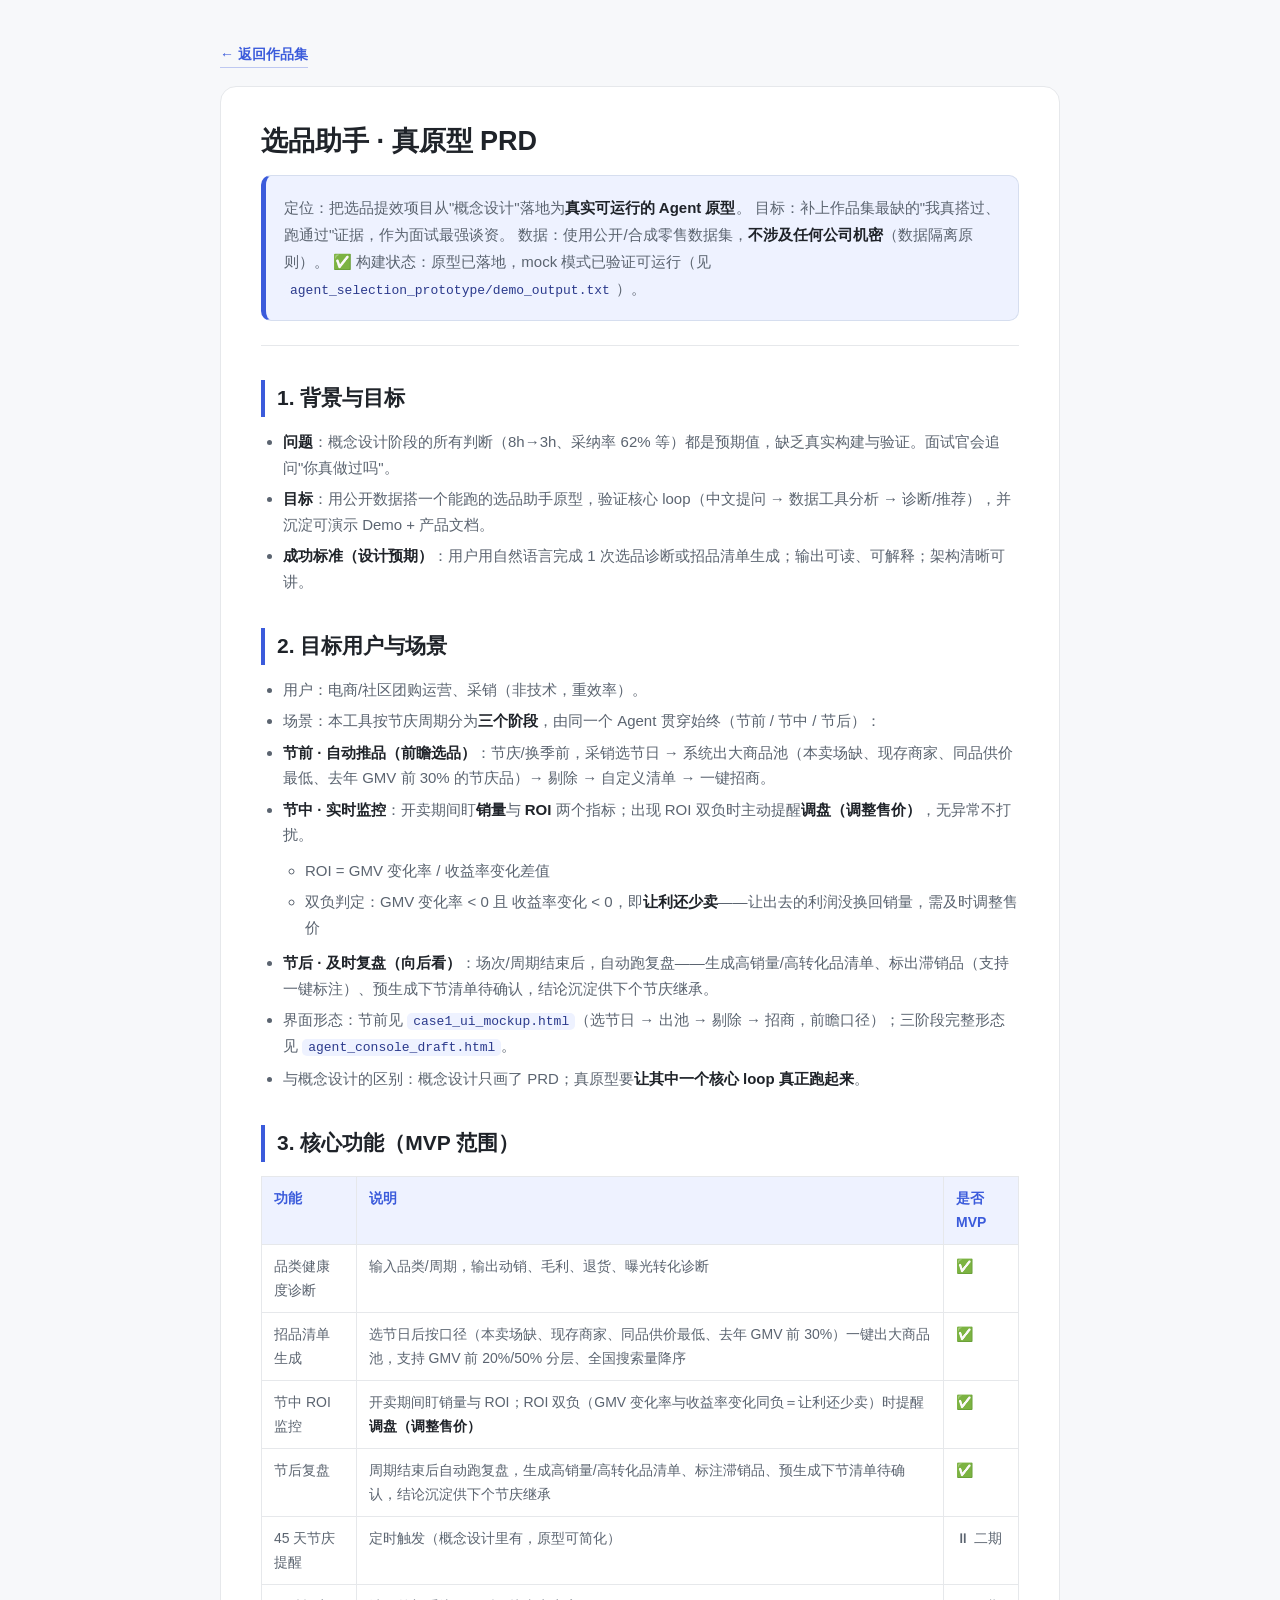
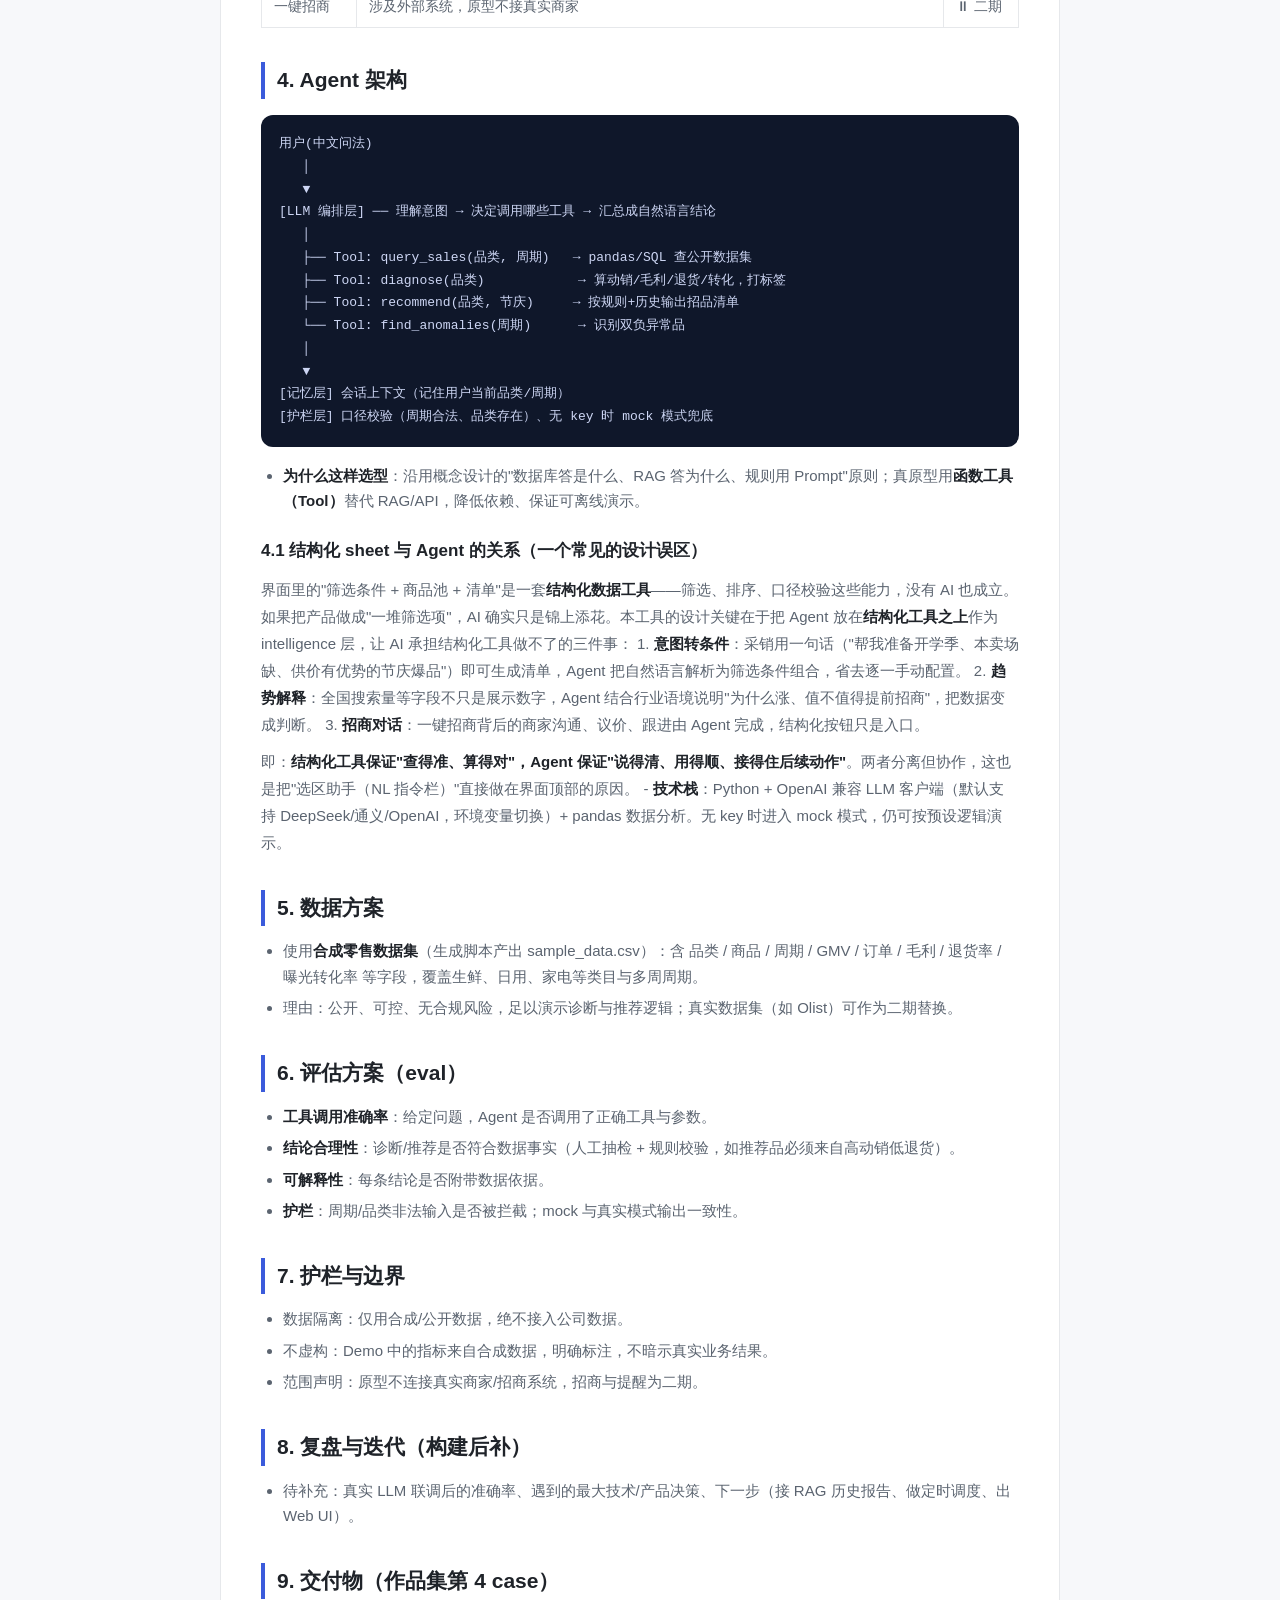
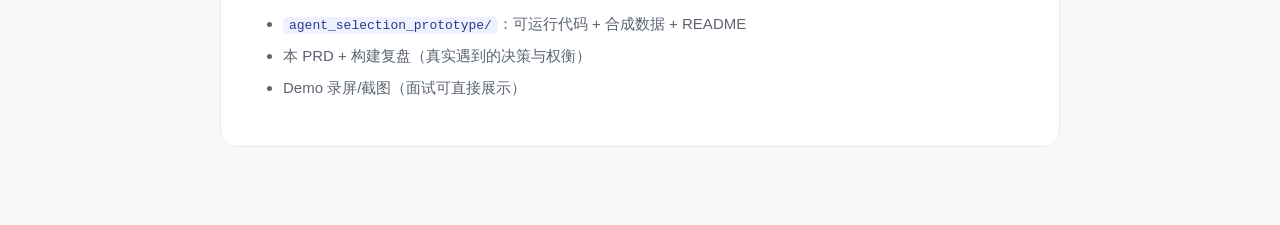
<file: 选品助手真原型_PRD.html>
<!DOCTYPE html>
<html lang="zh-CN">
<head>
<meta charset="UTF-8" />
<meta name="viewport" content="width=device-width, initial-scale=1.0" />
<title>选品助手 · 真原型 PRD</title>
<style>
:root{--bg:#f7f8fa;--card:#ffffff;--ink:#1f2329;--sub:#5b6470;--line:#e6e8eb;--accent:#3b5bdb;--accent-soft:#eef2ff}
*{box-sizing:border-box;margin:0;padding:0}
body{font-family:-apple-system,BlinkMacSystemFont,"Segoe UI","PingFang SC","Hiragino Sans GB","Microsoft YaHei",sans-serif;background:var(--bg);color:var(--ink);line-height:1.75;-webkit-font-smoothing:antialiased}
.wrap{max-width:880px;margin:0 auto;padding:40px 20px 80px}
.doc{background:var(--card);border:1px solid var(--line);border-radius:16px;padding:36px 40px}
h1{font-size:27px;font-weight:800;margin-bottom:16px;line-height:1.35}
h2{font-size:21px;font-weight:700;margin:34px 0 12px;padding-left:12px;border-left:4px solid var(--accent);color:var(--ink)}
h3{font-size:17px;font-weight:700;margin:22px 0 8px;color:var(--ink)}
hr{border:none;border-top:1px solid var(--line);margin:24px 0}
p{color:var(--sub);font-size:15px;margin:10px 0;line-height:1.8}
ul,ol{margin:10px 0 10px 22px;color:var(--sub);font-size:15px}
li{margin:6px 0;line-height:1.7}
blockquote{background:var(--accent-soft);border:1px solid #d6deef;border-left:5px solid var(--accent);border-radius:10px;padding:14px 18px;margin:16px 0;color:var(--sub);font-size:14.5px}
blockquote p{margin:4px 0;color:var(--sub)}
a{color:var(--accent);text-decoration:none;border-bottom:1px solid rgba(59,91,219,.3)}
a:hover{border-bottom-color:var(--accent)}
table{border-collapse:collapse;width:100%;margin:14px 0;font-size:14px}
th,td{border:1px solid var(--line);padding:9px 12px;text-align:left;color:var(--sub);vertical-align:top}
th{background:var(--accent-soft);color:var(--accent);font-weight:600}
code{font-family:"SF Mono",Menlo,Consolas,monospace;background:var(--accent-soft);padding:1px 6px;border-radius:5px;font-size:13px;color:#2b3a8c}
pre{background:#0f172a;border-radius:12px;padding:18px;overflow:auto;margin:16px 0}
pre code{background:transparent;color:#cdd6f4;padding:0;font-size:13px;line-height:1.55;white-space:pre}
strong{color:var(--ink)}
.back{display:inline-block;margin-bottom:18px;font-size:14px;color:var(--accent);font-weight:600}
.back:hover{border-bottom:1px solid var(--accent)}
</style>
</head>
<body>
<div class="wrap">
  <a class="back" href="portfolio.html">&larr; 返回作品集</a>
  <div class="doc">
<h1>选品助手 · 真原型 PRD</h1>
<blockquote>
<p>定位：把选品提效项目从"概念设计"落地为<strong>真实可运行的 Agent 原型</strong>。
目标：补上作品集最缺的"我真搭过、跑通过"证据，作为面试最强谈资。
数据：使用公开/合成零售数据集，<strong>不涉及任何公司机密</strong>（数据隔离原则）。
✅ 构建状态：原型已落地，mock 模式已验证可运行（见 <code>agent_selection_prototype/demo_output.txt</code>）。</p>
</blockquote>
<hr />
<h2>1. 背景与目标</h2>
<ul>
<li><strong>问题</strong>：概念设计阶段的所有判断（8h→3h、采纳率 62% 等）都是预期值，缺乏真实构建与验证。面试官会追问"你真做过吗"。</li>
<li><strong>目标</strong>：用公开数据搭一个能跑的选品助手原型，验证核心 loop（中文提问 → 数据工具分析 → 诊断/推荐），并沉淀可演示 Demo + 产品文档。</li>
<li><strong>成功标准（设计预期）</strong>：用户用自然语言完成 1 次选品诊断或招品清单生成；输出可读、可解释；架构清晰可讲。</li>
</ul>
<h2>2. 目标用户与场景</h2>
<ul>
<li>用户：电商/社区团购运营、采销（非技术，重效率）。</li>
<li>场景：本工具按节庆周期分为<strong>三个阶段</strong>，由同一个 Agent 贯穿始终（节前 / 节中 / 节后）：</li>
<li><strong>节前 · 自动推品（前瞻选品）</strong>：节庆/换季前，采销选节日 → 系统出大商品池（本卖场缺、现存商家、同品供价最低、去年 GMV 前 30% 的节庆品）→ 剔除 → 自定义清单 → 一键招商。</li>
<li><strong>节中 · 实时监控</strong>：开卖期间盯<strong>销量</strong>与 <strong>ROI</strong> 两个指标；出现 ROI 双负时主动提醒<strong>调盘（调整售价）</strong>，无异常不打扰。<ul>
<li>ROI = GMV 变化率 / 收益率变化差值</li>
<li>双负判定：GMV 变化率 &lt; 0 且 收益率变化 &lt; 0，即<strong>让利还少卖</strong>——让出去的利润没换回销量，需及时调整售价</li>
</ul>
</li>
<li><strong>节后 · 及时复盘（向后看）</strong>：场次/周期结束后，自动跑复盘——生成高销量/高转化品清单、标出滞销品（支持一键标注）、预生成下节清单待确认，结论沉淀供下个节庆继承。</li>
<li>界面形态：节前见 <code>case1_ui_mockup.html</code>（选节日 → 出池 → 剔除 → 招商，前瞻口径）；三阶段完整形态见 <code>agent_console_draft.html</code>。</li>
<li>与概念设计的区别：概念设计只画了 PRD；真原型要<strong>让其中一个核心 loop 真正跑起来</strong>。</li>
</ul>
<h2>3. 核心功能（MVP 范围）</h2>
<table>
<thead>
<tr>
<th>功能</th>
<th>说明</th>
<th>是否 MVP</th>
</tr>
</thead>
<tbody>
<tr>
<td>品类健康度诊断</td>
<td>输入品类/周期，输出动销、毛利、退货、曝光转化诊断</td>
<td>✅</td>
</tr>
<tr>
<td>招品清单生成</td>
<td>选节日后按口径（本卖场缺、现存商家、同品供价最低、去年 GMV 前 30%）一键出大商品池，支持 GMV 前 20%/50% 分层、全国搜索量降序</td>
<td>✅</td>
</tr>
<tr>
<td>节中 ROI 监控</td>
<td>开卖期间盯销量与 ROI；ROI 双负（GMV 变化率与收益率变化同负＝让利还少卖）时提醒<strong>调盘（调整售价）</strong></td>
<td>✅</td>
</tr>
<tr>
<td>节后复盘</td>
<td>周期结束后自动跑复盘，生成高销量/高转化品清单、标注滞销品、预生成下节清单待确认，结论沉淀供下个节庆继承</td>
<td>✅</td>
</tr>
<tr>
<td>45 天节庆提醒</td>
<td>定时触发（概念设计里有，原型可简化）</td>
<td>⏸ 二期</td>
</tr>
<tr>
<td>一键招商</td>
<td>涉及外部系统，原型不接真实商家</td>
<td>⏸ 二期</td>
</tr>
</tbody>
</table>
<h2>4. Agent 架构</h2>
<pre><code>用户(中文问法)
   │
   ▼
[LLM 编排层] ── 理解意图 → 决定调用哪些工具 → 汇总成自然语言结论
   │
   ├── Tool: query_sales(品类, 周期)   → pandas/SQL 查公开数据集
   ├── Tool: diagnose(品类)            → 算动销/毛利/退货/转化，打标签
   ├── Tool: recommend(品类, 节庆)     → 按规则+历史输出招品清单
   └── Tool: find_anomalies(周期)      → 识别双负异常品
   │
   ▼
[记忆层] 会话上下文（记住用户当前品类/周期）
[护栏层] 口径校验（周期合法、品类存在）、无 key 时 mock 模式兜底
</code></pre>
<ul>
<li><strong>为什么这样选型</strong>：沿用概念设计的"数据库答是什么、RAG 答为什么、规则用 Prompt"原则；真原型用<strong>函数工具（Tool）</strong>替代 RAG/API，降低依赖、保证可离线演示。</li>
</ul>
<h3>4.1 结构化 sheet 与 Agent 的关系（一个常见的设计误区）</h3>
<p>界面里的"筛选条件 + 商品池 + 清单"是一套<strong>结构化数据工具</strong>——筛选、排序、口径校验这些能力，没有 AI 也成立。如果把产品做成"一堆筛选项"，AI 确实只是锦上添花。本工具的设计关键在于把 Agent 放在<strong>结构化工具之上</strong>作为 intelligence 层，让 AI 承担结构化工具做不了的三件事：
1. <strong>意图转条件</strong>：采销用一句话（"帮我准备开学季、本卖场缺、供价有优势的节庆爆品"）即可生成清单，Agent 把自然语言解析为筛选条件组合，省去逐一手动配置。
2. <strong>趋势解释</strong>：全国搜索量等字段不只是展示数字，Agent 结合行业语境说明"为什么涨、值不值得提前招商"，把数据变成判断。
3. <strong>招商对话</strong>：一键招商背后的商家沟通、议价、跟进由 Agent 完成，结构化按钮只是入口。</p>
<p>即：<strong>结构化工具保证"查得准、算得对"，Agent 保证"说得清、用得顺、接得住后续动作"</strong>。两者分离但协作，这也是把"选区助手（NL 指令栏）"直接做在界面顶部的原因。
- <strong>技术栈</strong>：Python + OpenAI 兼容 LLM 客户端（默认支持 DeepSeek/通义/OpenAI，环境变量切换）+ pandas 数据分析。无 key 时进入 mock 模式，仍可按预设逻辑演示。</p>
<h2>5. 数据方案</h2>
<ul>
<li>使用<strong>合成零售数据集</strong>（生成脚本产出 sample_data.csv）：含 品类 / 商品 / 周期 / GMV / 订单 / 毛利 / 退货率 / 曝光转化率 等字段，覆盖生鲜、日用、家电等类目与多周周期。</li>
<li>理由：公开、可控、无合规风险，足以演示诊断与推荐逻辑；真实数据集（如 Olist）可作为二期替换。</li>
</ul>
<h2>6. 评估方案（eval）</h2>
<ul>
<li><strong>工具调用准确率</strong>：给定问题，Agent 是否调用了正确工具与参数。</li>
<li><strong>结论合理性</strong>：诊断/推荐是否符合数据事实（人工抽检 + 规则校验，如推荐品必须来自高动销低退货）。</li>
<li><strong>可解释性</strong>：每条结论是否附带数据依据。</li>
<li><strong>护栏</strong>：周期/品类非法输入是否被拦截；mock 与真实模式输出一致性。</li>
</ul>
<h2>7. 护栏与边界</h2>
<ul>
<li>数据隔离：仅用合成/公开数据，绝不接入公司数据。</li>
<li>不虚构：Demo 中的指标来自合成数据，明确标注，不暗示真实业务结果。</li>
<li>范围声明：原型不连接真实商家/招商系统，招商与提醒为二期。</li>
</ul>
<h2>8. 复盘与迭代（构建后补）</h2>
<ul>
<li>待补充：真实 LLM 联调后的准确率、遇到的最大技术/产品决策、下一步（接 RAG 历史报告、做定时调度、出 Web UI）。</li>
</ul>
<h2>9. 交付物（作品集第 4 case）</h2>
<ul>
<li><code>agent_selection_prototype/</code>：可运行代码 + 合成数据 + README</li>
<li>本 PRD + 构建复盘（真实遇到的决策与权衡）</li>
<li>Demo 录屏/截图（面试可直接展示）</li>
</ul>
  </div>
</div>
</body>
</html>
</file>
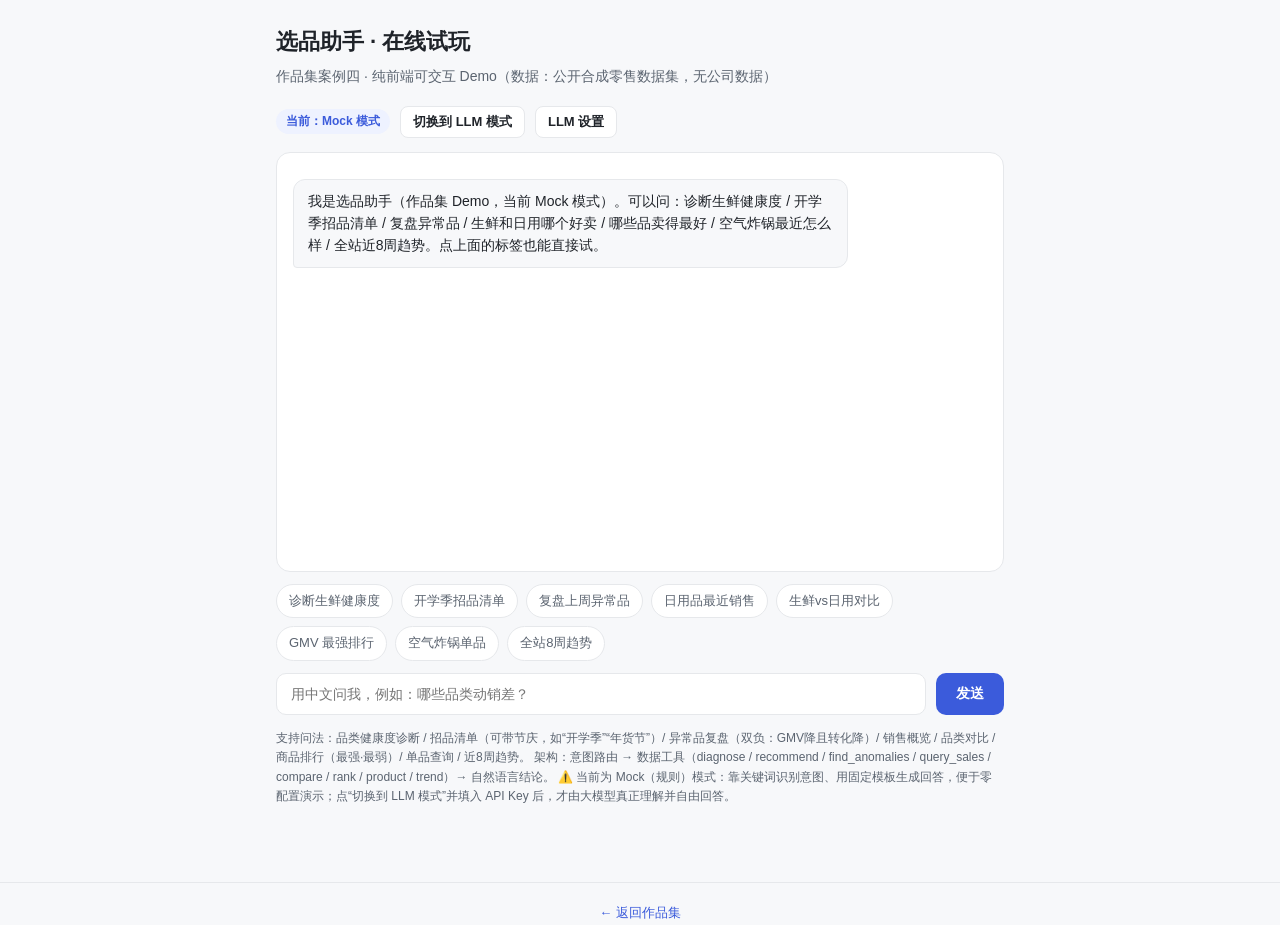
<file: agent_selection_prototype/agent_demo.html>
<!DOCTYPE html>
<html lang="zh-CN">
<head>
<meta charset="UTF-8" />
<meta name="viewport" content="width=device-width, initial-scale=1.0" />
<title>选品助手 · 在线试玩（作品集案例四）</title>
<style>
  :root{
    --bg:#f7f8fa; --card:#fff; --ink:#1f2329; --sub:#5b6470;
    --line:#e6e8eb; --accent:#3b5bdb; --accent-soft:#eef2ff; --ok:#2f9e44;
  }
  *{box-sizing:border-box;margin:0;padding:0}
  body{font-family:-apple-system,BlinkMacSystemFont,"Segoe UI","PingFang SC","Microsoft YaHei",sans-serif;
    background:var(--bg);color:var(--ink);line-height:1.6;-webkit-font-smoothing:antialiased}
  .wrap{max-width:760px;margin:0 auto;padding:24px 16px 40px}
  h1{font-size:22px;font-weight:700}
  .sub{color:var(--sub);font-size:14px;margin:6px 0 18px}
  .bar{display:flex;align-items:center;gap:10px;flex-wrap:wrap;margin-bottom:14px}
  .pill{font-size:12px;padding:3px 10px;border-radius:999px;background:var(--accent-soft);color:var(--accent);font-weight:600}
  .pill.off{background:#fff;color:var(--sub);border:1px solid var(--line)}
  .modebtn{font-size:13px;border:1px solid var(--line);background:#fff;color:var(--ink);
    padding:6px 12px;border-radius:8px;cursor:pointer;font-weight:600}
  .modebtn:hover{border-color:var(--accent);color:var(--accent)}
  #chat{background:var(--card);border:1px solid var(--line);border-radius:14px;padding:16px;height:420px;overflow-y:auto}
  .msg{margin:10px 0;display:flex}
  .msg.user{justify-content:flex-end}
  .bubble{max-width:80%;padding:10px 14px;border-radius:12px;font-size:14px;white-space:pre-wrap;word-break:break-word}
  .msg.user .bubble{background:var(--accent);color:#fff;border-bottom-right-radius:4px}
  .msg.bot .bubble{background:var(--bg);border:1px solid var(--line);border-bottom-left-radius:4px}
  .tool{font-size:11px;color:var(--accent);margin:2px 0 4px;font-weight:600}
  .chips{display:flex;gap:8px;flex-wrap:wrap;margin:12px 0}
  .chip{font-size:13px;border:1px solid var(--line);background:#fff;color:var(--sub);
    padding:6px 12px;border-radius:999px;cursor:pointer}
  .chip:hover{border-color:var(--accent);color:var(--accent)}
  .inputrow{display:flex;gap:10px;margin-top:12px}
  #q{flex:1;border:1px solid var(--line);border-radius:10px;padding:12px 14px;font-size:14px;font-family:inherit;outline:none}
  #q:focus{border-color:var(--accent)}
  #send{background:var(--accent);color:#fff;border:none;border-radius:10px;padding:0 20px;font-weight:600;font-size:14px;cursor:pointer}
  #send:hover{filter:brightness(1.05)}
  .note{font-size:12px;color:var(--sub);margin-top:14px}
  .settings{font-size:13px;background:var(--accent-soft);border:1px solid #dbe4ff;border-radius:10px;padding:12px;margin-bottom:14px;display:none}
  .settings input{width:100%;border:1px solid var(--line);border-radius:8px;padding:8px 10px;font-size:13px;margin-top:4px;font-family:inherit}
  .settings label{display:block;margin-top:8px;color:var(--sub)}
  a.back{color:var(--accent);font-size:13px;text-decoration:none}
</style>
</head>
<body>
<div class="wrap">
  <h1>选品助手 · 在线试玩</h1>
  <div class="sub">作品集案例四 · 纯前端可交互 Demo（数据：公开合成零售数据集，无公司数据）</div>

  <div class="bar">
    <span id="modePill" class="pill">当前：Mock 模式</span>
    <button class="modebtn" id="toggleMode">切换到 LLM 模式</button>
    <button class="modebtn" id="toggleSettings">LLM 设置</button>
  </div>

  <div class="settings" id="settings">
    <label>API Key（仅保存在你本地浏览器，不会上传）</label>
    <input id="apiKey" type="password" placeholder="sk-..." />
    <label>Base URL（OpenAI 兼容，默认 DeepSeek）</label>
    <input id="baseUrl" value="https://api.deepseek.com/v1" />
    <label>Model</label>
    <input id="model" value="deepseek-chat" />
    <div class="note">⚠️ 浏览器直连大模型可能因接口 CORS 限制失败；如失败请用 Python 版（agent.py）跑 LLM 模式。</div>
  </div>

  <div id="chat"></div>

  <div class="chips">
    <span class="chip" data-q="帮我诊断一下生鲜品类的健康度">诊断生鲜健康度</span>
    <span class="chip" data-q="给我一份开学季的招品清单">开学季招品清单</span>
    <span class="chip" data-q="复盘上周有哪些异常品">复盘上周异常品</span>
    <span class="chip" data-q="日用品类最近销售怎么样">日用品最近销售</span>
    <span class="chip" data-q="生鲜和日用哪个更好卖">生鲜vs日用对比</span>
    <span class="chip" data-q="哪些品卖得最好">GMV 最强排行</span>
    <span class="chip" data-q="空气炸锅最近怎么样">空气炸锅单品</span>
    <span class="chip" data-q="全站近8周销售趋势">全站8周趋势</span>
  </div>

  <div class="inputrow">
    <input id="q" placeholder="用中文问我，例如：哪些品类动销差？" />
    <button id="send">发送</button>
  </div>

  <div class="note">
    支持问法：品类健康度诊断 / 招品清单（可带节庆，如“开学季”“年货节”）/ 异常品复盘（双负：GMV降且转化降）/ 销售概览 / 品类对比 / 商品排行（最强·最弱）/ 单品查询 / 近8周趋势。
    架构：意图路由 → 数据工具（diagnose / recommend / find_anomalies / query_sales / compare / rank / product / trend）→ 自然语言结论。
    ⚠️ 当前为 Mock（规则）模式：靠关键词识别意图、用固定模板生成回答，便于零配置演示；点“切换到 LLM 模式”并填入 API Key 后，才由大模型真正理解并自由回答。
  </div>
</div>

<script>
/* ===== 内置数据（公开合成零售数据集） ===== */
const CSV = `week,category,product_id,product_name,gmv,orders,units,margin_rate,return_rate,exposure,exposure_cvr
2026-W01,生鲜,P001,叶菜包邮装,67993.93,1963,1963,0.1177,0.0213,331511,0.1118
2026-W02,生鲜,P001,叶菜包邮装,91178.29,3491,3491,0.139,0.0656,290396,0.0598
2026-W03,生鲜,P001,叶菜包邮装,97369.63,2209,2209,0.2013,0.0406,407154,0.1438
2026-W04,生鲜,P001,叶菜包邮装,85106.44,2138,4276,0.122,0.1153,257396,0.0439
2026-W05,生鲜,P001,叶菜包邮装,87190.13,1595,4785,0.1514,0.0148,215533,0.0487
2026-W06,生鲜,P001,叶菜包邮装,119107.79,4290,8580,0.3039,0.078,786806,0.1166
2026-W07,生鲜,P001,叶菜包邮装,115994.41,4360,4360,0.2887,0.1184,796302,0.16
2026-W08,生鲜,P001,叶菜包邮装,109297.61,2674,5348,0.1239,0.0491,428965,0.1353
2026-W01,生鲜,P002,冷链鲜奶,73207.31,1550,4650,0.2769,0.028,194578,0.1784
2026-W02,生鲜,P002,冷链鲜奶,97720.36,2196,6588,0.1676,0.0945,190420,0.1533
2026-W03,生鲜,P002,冷链鲜奶,107971.14,2765,2765,0.137,0.1137,511978,0.0772
2026-W04,生鲜,P002,冷链鲜奶,107101.48,2756,8268,0.2039,0.0391,302044,0.1142
2026-W05,生鲜,P002,冷链鲜奶,97640.56,2147,6441,0.1878,0.0341,428765,0.1064
2026-W06,生鲜,P002,冷链鲜奶,95985.42,3601,3601,0.1213,0.0276,582129,0.1195
2026-W07,生鲜,P002,冷链鲜奶,110788.65,2416,4832,0.2229,0.1168,442837,0.0317
2026-W08,生鲜,P002,冷链鲜奶,127079.66,2600,7800,0.2827,0.0945,314134,0.074
2026-W01,生鲜,P003,时令水果,28699.11,570,1710,0.1511,0.0651,57819,0.1669
2026-W02,生鲜,P003,时令水果,42914.73,1210,3630,0.2171,0.0319,151092,0.0542
2026-W03,生鲜,P003,时令水果,45894.33,801,801,0.2417,0.0637,74832,0.0844
2026-W04,生鲜,P003,时令水果,48141.01,904,904,0.0956,0.1066,175045,0.0428
2026-W05,生鲜,P003,时令水果,42778.23,1559,4677,0.2868,0.0241,213635,0.1125
2026-W06,生鲜,P003,时令水果,41403.85,745,1490,0.3404,0.1122,127120,0.1335
2026-W07,生鲜,P003,时令水果,49611.28,1273,3819,0.2555,0.0582,180904,0.0482
2026-W08,生鲜,P003,时令水果,44407.23,1205,3615,0.2296,0.0747,97439,0.1362
2026-W01,生鲜,P004,冷冻海鲜,21407.83,820,1640,0.0991,0.0362,131427,0.0621
2026-W02,生鲜,P004,冷冻海鲜,23374.35,404,1212,0.2356,0.0367,55249,0.0911
2026-W03,生鲜,P004,冷冻海鲜,24275.38,505,1010,0.1944,0.0614,84581,0.131
2026-W04,生鲜,P004,冷冻海鲜,34783.99,1222,2444,0.2766,0.0981,113783,0.0587
2026-W05,生鲜,P004,冷冻海鲜,31440.59,1051,1051,0.1552,0.0375,200522,0.0965
2026-W06,生鲜,P004,冷冻海鲜,36100.97,815,815,0.2561,0.0695,66643,0.044
2026-W07,生鲜,P004,冷冻海鲜,36279.25,1090,2180,0.2111,0.0335,139656,0.0388
2026-W08,生鲜,P004,冷冻海鲜,33694.73,566,1132,0.3302,0.0964,64654,0.1345
2026-W01,生鲜,P005,半成品净菜,103597.31,2150,4300,0.1218,0.0426,421927,0.1169
2026-W02,生鲜,P005,半成品净菜,99273.57,1939,1939,0.0935,0.0624,369042,0.1097
2026-W03,生鲜,P005,半成品净菜,85862.55,2007,2007,0.0985,0.0175,368120,0.0906
2026-W04,生鲜,P005,半成品净菜,123444.41,2746,8238,0.2405,0.0781,357822,0.1176
2026-W05,生鲜,P005,半成品净菜,112508.62,1949,1949,0.2608,0.0446,218041,0.0496
2026-W06,生鲜,P005,半成品净菜,121728.73,2968,2968,0.0825,0.0783,437955,0.045
2026-W07,生鲜,P005,半成品净菜,122366.45,2865,2865,0.332,0.1069,531493,0.0854
2026-W08,生鲜,P005,半成品净菜,112879.48,2083,6249,0.1617,0.1182,368382,0.1093
2026-W01,日用,P006,抽纸家庭装,88681.81,1539,1539,0.3335,0.0248,144437,0.0461
2026-W02,日用,P006,抽纸家庭装,92973.27,2692,8076,0.1369,0.0477,437449,0.1579
2026-W03,日用,P006,抽纸家庭装,95652.73,2830,2830,0.1049,0.0566,320360,0.0305
2026-W04,日用,P006,抽纸家庭装,109216.04,2309,4618,0.1236,0.0586,380246,0.1141
2026-W05,日用,P006,抽纸家庭装,90669.97,1561,4683,0.3241,0.07,281216,0.1174
2026-W06,日用,P006,抽纸家庭装,96266.64,3267,6534,0.1785,0.1126,642499,0.036
2026-W07,日用,P006,抽纸家庭装,107886.13,2207,6621,0.1078,0.0958,410714,0.091
2026-W08,日用,P006,抽纸家庭装,121350.24,3990,3990,0.3134,0.1174,707397,0.1622
2026-W01,日用,P007,洗衣液,24605.69,671,1342,0.2966,0.105,118961,0.07
2026-W02,日用,P007,洗衣液,26186.48,909,909,0.3118,0.0345,161793,0.099
2026-W03,日用,P007,洗衣液,22974.88,434,434,0.1402,0.0826,55472,0.0718
2026-W04,日用,P007,洗衣液,21978.9,422,844,0.2532,0.054,83445,0.1104
2026-W05,日用,P007,洗衣液,30923.74,1064,2128,0.1282,0.1159,119014,0.0463
2026-W06,日用,P007,洗衣液,27509.93,544,1088,0.1978,0.1183,51069,0.1649
2026-W07,日用,P007,洗衣液,26435.58,995,1990,0.0805,0.1118,143891,0.1379
2026-W08,日用,P007,洗衣液,32521.64,670,1340,0.1965,0.1144,127629,0.1235
2026-W01,日用,P008,垃圾袋,73375.0,1298,3894,0.1635,0.0549,166517,0.0743
2026-W02,日用,P008,垃圾袋,77783.88,1958,3916,0.2629,0.1093,301261,0.0751
2026-W03,日用,P008,垃圾袋,96628.16,3862,7724,0.1367,0.0964,590111,0.0783
2026-W04,日用,P008,垃圾袋,97279.11,1999,5997,0.2078,0.1091,350870,0.0555
2026-W05,日用,P008,垃圾袋,89267.2,2074,6222,0.2472,0.0203,402853,0.0652
2026-W06,日用,P008,垃圾袋,101376.18,1904,1904,0.0866,0.0369,260879,0.1575
2026-W07,日用,P008,垃圾袋,97487.78,2467,7401,0.2354,0.089,311032,0.0899
2026-W08,日用,P008,垃圾袋,104386.01,2127,2127,0.2902,0.0341,375400,0.1344
2026-W01,日用,P009,保鲜膜,67980.95,1190,1190,0.2032,0.0982,190530,0.1782
2026-W02,日用,P009,保鲜膜,72315.05,1241,2482,0.2454,0.0891,174451,0.1546
2026-W03,日用,P009,保鲜膜,74373.02,1318,3954,0.3126,0.0595,224341,0.156
2026-W04,日用,P009,保鲜膜,70503.73,1350,2700,0.2492,0.0402,120552,0.0729
2026-W05,日用,P009,保鲜膜,73677.72,2035,6105,0.1018,0.0266,256337,0.0529
2026-W06,日用,P009,保鲜膜,75465.03,1909,3818,0.2265,0.0557,200101,0.093
2026-W07,日用,P009,保鲜膜,97152.9,2137,6411,0.0853,0.1069,318590,0.1015
2026-W08,日用,P009,保鲜膜,101483.19,2862,5724,0.3104,0.1149,372868,0.1421
2026-W01,日用,P010,牙刷牙膏套装,77694.83,2374,2374,0.1537,0.0634,300697,0.1303
2026-W02,日用,P010,牙刷牙膏套装,87242.04,1732,3464,0.3283,0.1179,249572,0.166
2026-W03,日用,P010,牙刷牙膏套装,84817.12,1759,1759,0.2535,0.0249,238175,0.0375
2026-W04,日用,P010,牙刷牙膏套装,82197.04,2536,5072,0.1711,0.1068,287559,0.1727
2026-W05,日用,P010,牙刷牙膏套装,87194.96,1608,3216,0.0852,0.0693,321582,0.0825
2026-W06,日用,P010,牙刷牙膏套装,97747.63,1867,5601,0.0909,0.0134,204761,0.1559
2026-W07,日用,P010,牙刷牙膏套装,100618.5,3017,6034,0.2608,0.072,320271,0.1349
2026-W08,日用,P010,牙刷牙膏套装,108693.51,3520,10560,0.3402,0.089,610139,0.0546
2026-W01,家电,P011,电热水壶,52712.33,916,2748,0.2629,0.1154,116880,0.1373
2026-W02,家电,P011,电热水壶,44991.79,914,2742,0.1456,0.0867,106197,0.1326
2026-W03,家电,P011,电热水壶,62459.75,1181,3543,0.2913,0.0482,155189,0.0856
2026-W04,家电,P011,电热水壶,58891.32,1594,3188,0.302,0.0216,311299,0.1253
2026-W05,家电,P011,电热水壶,68043.96,1367,2734,0.1276,0.0674,216061,0.1224
2026-W06,家电,P011,电热水壶,72457.5,1390,2780,0.1976,0.0904,155968,0.1578
2026-W07,家电,P011,电热水壶,73195.72,2611,5222,0.1458,0.0611,400109,0.0868
2026-W08,家电,P011,电热水壶,59356.15,1083,1083,0.2116,0.049,120215,0.0719
2026-W01,家电,P012,空气炸锅,91720.48,2063,6189,0.336,0.0194,343301,0.1033
2026-W02,家电,P012,空气炸锅,91817.84,1867,5601,0.2722,0.0593,153223,0.0741
2026-W03,家电,P012,空气炸锅,84532.59,2522,7566,0.237,0.0621,362438,0.0938
2026-W04,家电,P012,空气炸锅,99389.94,2717,8151,0.2025,0.0437,292524,0.1382
2026-W05,家电,P012,空气炸锅,89664.5,1758,5274,0.13,0.0338,242786,0.1387
2026-W06,家电,P012,空气炸锅,114697.5,2645,5290,0.3447,0.1016,305628,0.0841
2026-W07,家电,P012,空气炸锅,97203.13,1952,1952,0.1541,0.1172,285778,0.1346
2026-W08,家电,P012,空气炸锅,95579.35,1725,3450,0.1077,0.0113,196858,0.1018
2026-W01,家电,P013,扫地机器人,64138.49,1895,3790,0.1108,0.0172,263423,0.1166
2026-W02,家电,P013,扫地机器人,60806.73,2006,6018,0.3363,0.0194,220224,0.1137
2026-W03,家电,P013,扫地机器人,57664.64,1257,3771,0.1409,0.0675,168515,0.0964
2026-W04,家电,P013,扫地机器人,69970.95,1173,2346,0.2335,0.0166,228984,0.0449
2026-W05,家电,P013,扫地机器人,70567.25,1504,3008,0.2583,0.0273,151689,0.0413
2026-W06,家电,P013,扫地机器人,56831.99,1394,4182,0.2069,0.0136,159714,0.0724
2026-W07,家电,P013,扫地机器人,78069.43,2839,2839,0.3295,0.0967,440064,0.1292
2026-W08,家电,P013,扫地机器人,82374.79,2065,6195,0.1407,0.0264,231023,0.0513
2026-W01,家电,P014,加湿器,29002.9,632,1896,0.3287,0.0583,86106,0.0756
2026-W02,家电,P014,加湿器,26249.49,760,2280,0.2133,0.0188,64435,0.0948
2026-W03,家电,P014,加湿器,26714.9,791,791,0.1418,0.0842,144960,0.1181
2026-W04,家电,P014,加湿器,24881.07,480,960,0.2356,0.0939,48490,0.1078
2026-W05,家电,P014,加湿器,30556.59,879,2637,0.1977,0.0996,172535,0.1005
2026-W06,家电,P014,加湿器,31502.9,869,869,0.3116,0.0463,141856,0.0732
2026-W07,家电,P014,加湿器,38376.51,717,2151,0.0899,0.0197,79076,0.0474
2026-W08,家电,P014,加湿器,37881.69,685,685,0.2576,0.0697,88768,0.0581
2026-W01,家电,P015,电风扇,61940.51,1320,1320,0.135,0.0704,252543,0.0957
2026-W02,家电,P015,电风扇,63441.74,2168,6504,0.2444,0.0363,214643,0.1126
2026-W03,家电,P015,电风扇,62969.88,2228,2228,0.2046,0.0229,400721,0.1048
2026-W04,家电,P015,电风扇,69471.96,1622,3244,0.1922,0.0631,221672,0.0985
2026-W05,家电,P015,电风扇,59428.21,1876,5628,0.2172,0.1067,344589,0.0714
2026-W06,家电,P015,电风扇,76739.2,1941,5823,0.1521,0.0103,324391,0.1556
2026-W07,家电,P015,电风扇,74827.29,1555,1555,0.2006,0.0633,186433,0.1444
2026-W08,家电,P015,电风扇,73080.98,1267,1267,0.3448,0.0363,159586,0.1584`;

/* ===== 数据加载 ===== */
function load(){
  const lines = CSV.replace(/\r/g,"").trim().split("\n");
  const header = lines[0].split(",");
  return lines.slice(1).map(l=>{
    const p = l.split(",");
    const o = {};
    header.forEach((h,i)=>o[h]=p[i]);
    return o;
  });
}
const ROWS = load();
const WEEKS = Array.from(new Set(ROWS.map(r=>r.week))).sort();
const CATS = ["生鲜","日用","家电"];
const FESTS = ["开学季","年货节","618","双11","双十一","中秋","春节","国庆"];
const f = x => parseFloat(x);

function detectCat(t){ for(const c of CATS) if(t.includes(c)) return c; return null; }
function detectFest(t){ for(const x of FESTS) if(t.includes(x)) return x; return null; }

/* ===== 工具 ===== */
function diagnose(category, week){
  let rows = ROWS.slice();
  if(category) rows = rows.filter(r=>r.category===category);
  if(week) rows = rows.filter(r=>r.week===week);
  const by = {};
  for(const r of rows){
    const c = r.category;
    if(!by[c]) by[c] = {gmv:0,orders:0,margin:[],ret:[],cvr:[],n:0};
    by[c].gmv += f(r.gmv); by[c].orders += parseInt(r.orders);
    by[c].margin.push(f(r.margin_rate)); by[c].ret.push(f(r.return_rate)); by[c].cvr.push(f(r.exposure_cvr));
    by[c].n++;
  }
  const lines = [];
  for(const c in by){
    const d = by[c];
    const am = d.margin.reduce((a,b)=>a+b,0)/d.n;
    const ar = d.ret.reduce((a,b)=>a+b,0)/d.n;
    const ac = d.cvr.reduce((a,b)=>a+b,0)/d.n;
    const health = (ar<0.06 && ac>0.08)?"健康":(ar<0.09?"关注":"预警");
    lines.push(`· ${c}：GMV ${d.gmv.toLocaleString(undefined,{maximumFractionDigits:0})}，订单 ${d.orders.toLocaleString()}，均价毛利 ${(am*100).toFixed(1)}%，退货率 ${(ar*100).toFixed(1)}%，曝光转化 ${(ac*100).toFixed(1)}% → ${health}`);
  }
  return "品类健康度诊断：\n" + lines.join("\n");
}
function recommend(category, festival){
  let rows = ROWS.slice();
  if(category) rows = rows.filter(r=>r.category===category);
  const latest = rows.filter(r=>r.week===WEEKS[WEEKS.length-1]);
  latest.sort((a,b)=>f(b.gmv)-f(a.gmv));
  const top = latest.slice(0,5);
  const note = festival?`（${festival}）`:"";
  const lines = top.map(r=>`· ${r.product_name}：周GMV ${f(r.gmv).toLocaleString(undefined,{maximumFractionDigits:0})}，退货率 ${(f(r.return_rate)*100).toFixed(1)}%，曝光转化 ${(f(r.exposure_cvr)*100).toFixed(1)}%`);
  return `建议重点招商清单${note}（基于最近周期高GMV低退货）：\n` + lines.join("\n");
}
function findAnomalies(){
  const last = WEEKS[WEEKS.length-1], prev = WEEKS[WEEKS.length-2];
  const cur = {}, pre = {};
  for(const r of ROWS) if(r.week===last) cur[r.product_id]=r;
  for(const r of ROWS) if(r.week===prev) pre[r.product_id]=r;
  const out = [];
  for(const pid in cur){
    if(pre[pid]){
      const gDrop = f(cur[pid].gmv) < f(pre[pid].gmv);
      const cDrop = f(cur[pid].exposure_cvr) < f(pre[pid].exposure_cvr);
      if(gDrop && cDrop){
        out.push(`· ${cur[pid].product_name}（${cur[pid].category}）：GMV ${f(pre[pid].gmv).toLocaleString(undefined,{maximumFractionDigits:0})}→${f(cur[pid].gmv).toLocaleString(undefined,{maximumFractionDigits:0})}，曝光转化 ${(f(pre[pid].exposure_cvr)*100).toFixed(1)}%→${(f(cur[pid].exposure_cvr)*100).toFixed(1)}%（双负，建议替换/优化）`);
      }
    }
  }
  return "异常品复盘（双负：GMV降 且 曝光转化降）：\n" + (out.length?out.join("\n"):"本周期未发现双负异常品。");
}
function querySales(category, week){
  let rows = ROWS.slice();
  if(category) rows = rows.filter(r=>r.category===category);
  if(week) rows = rows.filter(r=>r.week===week);
  rows.sort((a,b)=>f(b.gmv)-f(a.gmv));
  const top = rows.slice(0,8);
  const lines = top.map(r=>`· ${r.product_name}（${r.week}）：GMV ${f(r.gmv).toLocaleString(undefined,{maximumFractionDigits:0})}，订单 ${r.orders}，退货 ${(f(r.return_rate)*100).toFixed(1)}%`);
  return "销售概览：\n" + lines.join("\n");
}
/* ---- 新增工具 ---- */
function compare(text){
  const cats = CATS.filter(c=>(text||"").includes(c));
  const useCats = cats.length>=2?cats:CATS;
  const by={};
  for(const r of ROWS){
    const c=r.category;
    if(!useCats.includes(c)) continue;
    if(!by[c]) by[c]={gmv:0,margin:[],ret:[],cvr:[],n:0};
    by[c].gmv+=f(r.gmv); by[c].margin.push(f(r.margin_rate)); by[c].ret.push(f(r.return_rate)); by[c].cvr.push(f(r.exposure_cvr)); by[c].n++;
  }
  const lines=useCats.map(c=>{
    const d=by[c];
    const am=d.margin.reduce((a,b)=>a+b,0)/d.n, ar=d.ret.reduce((a,b)=>a+b,0)/d.n, ac=d.cvr.reduce((a,b)=>a+b,0)/d.n;
    return `· ${c}：累计GMV ${d.gmv.toLocaleString(undefined,{maximumFractionDigits:0})}，均价毛利 ${(am*100).toFixed(1)}%，退货率 ${(ar*100).toFixed(1)}%，曝光转化 ${(ac*100).toFixed(1)}%`;
  });
  const sorted=[...useCats].sort((a,b)=>by[b].gmv-by[a].gmv);
  return lines.join("\n")+`\n\n小结：${sorted[0]} GMV 领先，${sorted[sorted.length-1]} 相对偏弱。`;
}
function rank(text){
  const byp={};
  for(const r of ROWS){
    if(!byp[r.product_id]) byp[r.product_id]={name:r.product_name,cat:r.category,gmv:0,ret:[]};
    byp[r.product_id].gmv+=f(r.gmv); byp[r.product_id].ret.push(f(r.return_rate));
  }
  const weak = (text||"").includes("差")||(text||"").includes("垫底")||(text||"").includes("最弱")||(text||"").includes("低");
  let arr=Object.values(byp);
  arr.sort((a,b)=> weak? f(a.gmv)-f(b.gmv): f(b.gmv)-f(a.gmv));
  const top=arr.slice(0,5);
  const label= weak?"表现最弱（GMV 最低）TOP5":"表现最强（GMV 最高）TOP5";
  const lines=top.map(p=>`· ${p.name}（${p.cat}）：累计GMV ${p.gmv.toLocaleString(undefined,{maximumFractionDigits:0})}，退货率 ${(p.ret.reduce((a,b)=>a+b,0)/p.ret.length*100).toFixed(1)}%`);
  return label+"：\n"+lines.join("\n");
}
function product(name){
  const rows=ROWS.filter(r=>r.product_name.includes(name));
  if(!rows.length) return "没匹配到这个品，可以试试：空气炸锅 / 生鲜 / 抽纸 / 洗衣液 等关键词。";
  const first=rows[0];
  const gmv=rows.map(r=>f(r.gmv));
  const min=Math.min(...gmv), max=Math.max(...gmv), latest=f(rows[rows.length-1].gmv), prev=f(rows[rows.length-2].gmv);
  const chg=((latest-prev)/prev*100);
  const ar=rows.map(r=>f(r.return_rate)).reduce((a,b)=>a+b,0)/rows.length*100;
  return `【${first.product_name}｜${first.category}】\n· 近8周GMV区间：${min.toLocaleString(undefined,{maximumFractionDigits:0})} ~ ${max.toLocaleString(undefined,{maximumFractionDigits:0})}\n· 最近一周：${latest.toLocaleString(undefined,{maximumFractionDigits:0})}，环比 ${chg>=0?"+":""}${chg.toFixed(1)}%\n· 平均退货率：${ar.toFixed(1)}%`;
}
function trend(category){
  let rows=ROWS.slice();
  if(category) rows=rows.filter(r=>r.category===category);
  const byWeek={};
  for(const r of rows){ if(byWeek[r.week]==null) byWeek[r.week]=0; byWeek[r.week]+=f(r.gmv); }
  const weeks=WEEKS.filter(w=>byWeek[w]!=null);
  const series=weeks.map(w=>byWeek[w]);
  const first=series[0], last=series[series.length-1];
  const chg=((last-first)/first*100);
  const bars=weeks.map(w=>`${w}: ${byWeek[w].toLocaleString(undefined,{maximumFractionDigits:0})}`);
  return (category?`${category}品类`:"全站")+`近8周GMV趋势：\n`+bars.join("\n")+`\n整体环比 ${chg>=0?"+":""}${chg.toFixed(1)}%`+(chg>=0?"（上行，供给可维持）":"（下行，建议排查原因）");
}
const PRODUCT_KEYS=[["叶菜","叶菜包邮装"],["鲜奶","冷链鲜奶"],["水果","时令水果"],["海鲜","冷冻海鲜"],["净菜","半成品净菜"],["抽纸","抽纸家庭装"],["洗衣液","洗衣液"],["垃圾袋","垃圾袋"],["保鲜膜","保鲜膜"],["牙刷","牙刷牙膏套装"],["水壶","电热水壶"],["空气炸锅","空气炸锅"],["扫地","扫地机器人"],["加湿器","加湿器"],["电风扇","电风扇"]];
function detectProduct(text){ for(const [k,n] of PRODUCT_KEYS) if(text.includes(k)) return n; return null; }
function pick(arr, seed){ let h=0; const s=String(seed); for(let i=0;i<s.length;i++) h=(h*31+s.charCodeAt(i))>>>0; return arr[h%arr.length]; }
const OPEN={
  diagnose:["好的，我拉一下该品类的健康度数据：","没问题，先给这个品类做个体检：","收到，这是品类维度的健康诊断："],
  recommend:["结合最近周期“高GMV+低退货”，我筛了一份招商重点：","按表现我帮你排了份招品清单：","这是一份建议优先招商的清单："],
  find_anomalies:["我对比了最近两周，把“双负”异常品捞出来了：","复盘了一下，以下品出现 GMV 和转化同时下滑：","异常诊断结果如下："],
  query_sales:["这是销售概况，按 GMV 排了序：","给你拉一份销售概览：","销售数据如下："],
  compare:["我把相关品类放在一起横向对比了：","横向对比结果（累计口径）："],
  rank:["按你的口径，我做了个排行：","排名结果如下："],
  product:["单品维度的数据我查了：","这个品近8周的表现："],
  trend:["最近8周的趋势我列出来了：","趋势概览："]
};
const CLOSE={
  diagnose:["下一步建议：对“预警”品类做供给侧排查，或点“招品清单”补货。"],
  recommend:["需要的话，我可以按某个节庆（如年货节/618）再筛一份。"],
  find_anomalies:["建议对双负品做替换或详情页/价格优化，再观察一周。"],
  query_sales:["想看某个品类或单品，直接告诉我名字就行。"],
  compare:["招品优先级建议结合毛利与退货率综合判断。"],
  rank:["要不要我反过来看“最弱”的一批，方便你做汰换？"],
  product:["需要我顺便看看它和同类品的横向对比吗？"],
  trend:["连续下行时，建议先定位是供给、价格还是流量问题。"]
};
function wrap(intent, body, seed){
  const o=pick(OPEN[intent]||["这是结果："], seed);
  const c=pick(CLOSE[intent]||["需要换个口径再算一遍吗？"], seed+"x");
  return o+"\n"+body+"\n\n"+c;
}
function callTool(name, args){
  args=args||{};
  switch(name){
    case "diagnose": return diagnose(args.category, args.week);
    case "recommend": return recommend(args.category, args.festival);
    case "find_anomalies": return findAnomalies();
    case "query_sales": return querySales(args.category, args.week);
    case "compare": return compare(args.text);
    case "rank": return rank(args.text);
    case "product": return product(args.name);
    case "trend": return trend(args.category);
  }
  return "（未匹配到可用工具）";
}
const TOOLS = {diagnose, recommend, find_anomalies:findAnomalies, query_sales:querySales, compare, rank, product, trend};

/* ===== 路由 ===== */
function routeMock(text){
  const cat = detectCat(text), fest = detectFest(text), prod = detectProduct(text);
  if(["对比","pk","比一比","哪个好","哪个强","哪个更","更好卖","卖得好","好卖","区别","横向","比哪个"].some(k=>text.includes(k))) return {intent:"compare", name:"compare", args:{text}};
  if(["排行","排名","最畅销","卖得最好","卖最好","最差","垫底","最弱","top","榜单","榜"].some(k=>text.includes(k))) return {intent:"rank", name:"rank", args:{text}};
  if(prod && ["单品","具体","这个品","某款","查一下","看看","怎么样"].some(k=>text.includes(k))) return {intent:"product", name:"product", args:{name:prod}};
  if(["趋势","走势","变化","增长","这8周","近8周","每周","环比"].some(k=>text.includes(k))) return {intent:"trend", name:"trend", args:{category:cat}};
  if(["异常","复盘","双负","下滑","下跌","跌"].some(k=>text.includes(k))) return {intent:"find_anomalies", name:"find_anomalies", args:{}};
  if(["招品","清单","推荐","选品","招商","重点","上什么","该进","补货"].some(k=>text.includes(k))) return {intent:"recommend", name:"recommend", args:{category:cat,festival:fest}};
  if(["诊断","健康","动销","毛利","退货","怎么样","如何","表现","好不好"].some(k=>text.includes(k))) return {intent:"diagnose", name:"diagnose", args:{category:cat}};
  return {intent:"query_sales", name:"query_sales", args:{category:cat}};
}
async function routeLLM(text){
  const key = document.getElementById("apiKey").value.trim();
  const base = document.getElementById("baseUrl").value.trim() || "https://api.deepseek.com/v1";
  const model = document.getElementById("model").value.trim() || "deepseek-chat";
  if(!key) return null;
  const sys = '你是选品助手路由。根据用户问题只返回 JSON，不要解释：{"tool":"diagnose|recommend|find_anomalies|query_sales","category":"生鲜|日用|家电|null","festival":"null或节庆名"}';
  try{
    const resp = await fetch(base + "/chat/completions", {
      method:"POST",
      headers:{"Authorization":"Bearer "+key,"Content-Type":"application/json"},
      body: JSON.stringify({model, messages:[{role:"system",content:sys},{role:"user",content:text}], temperature:0})
    });
    const data = await resp.json();
    const c = data.choices[0].message.content;
    return JSON.parse(c);
  }catch(e){ return null; }
}

let MODE = "mock";
async function answer(text){
  if(MODE==="llm"){
    const dec = await routeLLM(text);
    if(dec && TOOLS[dec.tool]){
      const args = {};
      for(const k in dec) if(k!=="tool") args[k] = (dec[k]==="null"||dec[k]==="None")?null:dec[k];
      try{ return {tool:dec.tool, text: wrap(dec.tool, callTool(dec.tool, args), text)}; }
      catch(e){ return {tool:dec.tool, text:"[LLM 路由执行出错] "+e}; }
    }
    const rt = routeMock(text);
    return {tool: rt.name, text: wrap(rt.intent, callTool(rt.name, rt.args), text)};
  }
  const rt = routeMock(text);
  return {tool: rt.name, text: wrap(rt.intent, callTool(rt.name, rt.args), text)};
}
function runMock(text){
  const rt = routeMock(text);
  return callTool(rt.name, rt.args);
}

/* ===== UI ===== */
const chat = document.getElementById("chat");
function addMsg(role, tool, text){
  const m = document.createElement("div");
  m.className = "msg " + role;
  const b = document.createElement("div");
  b.className = "bubble";
  if(tool) { const t=document.createElement("div"); t.className="tool"; t.textContent="[调用工具: "+tool+"]"; b.appendChild(t); }
  const span = document.createElement("span"); span.textContent = text; b.appendChild(span);
  m.appendChild(b); chat.appendChild(m); chat.scrollTop = chat.scrollHeight;
}
async function send(){
  const input = document.getElementById("q");
  const q = input.value.trim();
  if(!q) return;
  addMsg("user", null, q); input.value="";
  const res = await answer(q);
  addMsg("bot", res.tool, res.text);
}
document.getElementById("send").addEventListener("click", send);
document.getElementById("q").addEventListener("keydown", e=>{ if(e.key==="Enter") send(); });
document.querySelectorAll(".chip").forEach(c=>c.addEventListener("click", ()=>{
  document.getElementById("q").value = c.dataset.q; send();
}));
document.getElementById("toggleMode").addEventListener("click", ()=>{
  MODE = MODE==="mock" ? "llm" : "mock";
  document.getElementById("modePill").textContent = "当前：" + (MODE==="mock"?"Mock 模式":"LLM 模式");
  document.getElementById("modePill").className = MODE==="mock"?"pill":"pill off";
  document.getElementById("toggleMode").textContent = MODE==="mock"?"切换到 LLM 模式":"切换到 Mock 模式";
  if(MODE==="llm") document.getElementById("settings").style.display="block";
});
document.getElementById("toggleSettings").addEventListener("click", ()=>{
  const s = document.getElementById("settings");
  s.style.display = s.style.display==="block"?"none":"block";
});

/* 初次引导 */
addMsg("bot", null, "我是选品助手（作品集 Demo，当前 Mock 模式）。可以问：诊断生鲜健康度 / 开学季招品清单 / 复盘异常品 / 生鲜和日用哪个好卖 / 哪些品卖得最好 / 空气炸锅最近怎么样 / 全站近8周趋势。点上面的标签也能直接试。");
</script>
<footer style="margin-top:36px;padding-top:16px;border-top:1px solid var(--line);text-align:center"><a class="back" href="index.html">← 返回作品集</a></footer>
</body>
</html>
</file>
<file: resume-editor/assets/resume.css>
/* ============================================================
   简历版面样式 —— 纸上的一切都由这个文件定义。
   屏幕预览和打印用的是同一套规则，所以改这里就等于改最终 PDF。
   下面 :root 里那几个变量是唯一的调参入口，别在别处写死尺寸。
   ============================================================ */

:root{
  /* ---- 调参区：编辑器的滑块改的就是这几个变量 ---- */
  --base:           11.5pt;   /* 正文字号 */
  --leading:        1.06;     /* 行高倍数 */
  --sec-gap-above:  6pt;      /* 板块标题上方留白 */
  --title-line-gap: 3pt;      /* 标题到横线 */
  --sec-gap-below:  3.5pt;    /* 横线到正文 */
  --item-gap:       2pt;      /* 要点之间 */
  --entry-gap:      5.5pt;    /* 条目之间 */
  --entry-body-gap: 2pt;      /* 条目标题到首条要点 */
  --idline-gap:     3pt;      /* 信息区的行与行 */
  --photo-w:        2.85cm;   /* 照片宽度 */
  --page-mt:        0.8cm;    /* 页顶留白 */
  --page-mb:        0.8cm;    /* 页底留白 */
  --page-mx:        1cm;      /* 左右留白 */

  --rule-thick:  1.4pt;

  /* 主题色。侧栏的「主题色」面板改的就是这三个，图标用 currentColor 跟着走 */
  --accent:      #1c5ab4;
  --accent-dark: #123c82;
  --link:        #286ed2;
  --gray:        rgb(90,90,90);

  /* A4 纸张尺寸。三个方向的留白都是滑块，在上面的调参区 */
  --page-w:      21cm;
  --page-h:      29.7cm;
}

/* ---------- 纸张 ---------- */
.paper{
  width: var(--page-w);
  min-height: var(--page-h);
  padding: var(--page-mt) var(--page-mx) var(--page-mb);
  margin: 0 auto;
  font-family: "Noto Sans SC","Noto Sans CJK SC","Microsoft YaHei","微软雅黑",
               "PingFang SC","Hiragino Sans GB",sans-serif;
  font-size: var(--base);
  line-height: var(--leading);
  color: #000;
  -webkit-print-color-adjust: exact; print-color-adjust: exact;
}
.paper *{ margin:0; padding:0; box-sizing:border-box; }
.paper a{ color:var(--link); text-decoration:none; }
.paper .small{ font-size:0.9em; }
.paper .gray{ color:var(--gray); }
.paper .b, .paper b, .paper strong{ font-weight:700; }

/* 屏幕上的「一张纸」。有几页就画几张，由 JS 定位，垫在内容底下。
   打印时整个 #sheets 隐藏 —— 纸是真的纸，不需要画。 */
.sheet{
  position: absolute; left: 0; right: 0;
  background: #fff;
  box-shadow: 0 2px 18px rgba(0,0,0,.18);
}
.sheet-no{
  position: absolute; right: 0; bottom: -1.15em;
  font-size: 9pt; color: #9aa4b2; letter-spacing: .04em;
}

/* ---------- 顶部信息区 ---------- */
.header{ display:flex; align-items:center; gap:0.55cm; }
.header .photo{ width:var(--photo-w); flex:0 0 var(--photo-w); }
.header .photo img{ width:100%; display:block; }
.header .info{ flex:1 1 auto; min-width:0; }
/* 字号行高挂在外层 .nameline 上，里面的 .name 才能是 inline-block：
   这样它的行盒高度和外层的 strut 完全一致，包这一层不会多出任何间距 */
.nameline{ font-size:1.73em; line-height:1.15; font-weight:700; }
.name{ display:inline-block; }
/* 信息区的行距不能用 margin-top 做：一行里字段多到换行时，换行出来的第二行
   只吃 line-height，吃不到 margin，于是它比上下两行贴得更紧 —— 加了几个字段
   就会看出行距不齐。把行距折进 line-height，行与行、行内换行就是同一个节奏。 */
.idline{ line-height:calc(var(--leading) * 1em + var(--idline-gap)); margin-top:0; }
/* 折进去的那点高度一半跑到行上方、一半跑到行下方，两头各扣回来，
   姓名到第一行、信息区到第一个板块的距离才和原来一样。 */
.nameline + .idline{ margin-top:calc(5pt - var(--idline-gap) / 2); }
.idline:last-child{ margin-bottom:calc(var(--idline-gap) / -2); }
.idline .fld{ display:inline-block; white-space:nowrap; }
.idline .lab{ color:var(--accent); font-weight:700; }
.idline .sep{ display:inline-block; width:1em; }

/* ---------- 板块标题 ---------- */
.sec{ margin-top:var(--sec-gap-above); }
.sec-title{ display:flex; align-items:center;
            color:var(--accent-dark); font-weight:700; }
/* 宽度贴着「图标+标题」，好让编辑按钮锚在标题文字右边而不是页边距里。
   inline-flex 不撑满整行，所以后面那片空白仍然是空白。 */
.sec-head{ display:inline-flex; align-items:center; gap:0.35em; position:relative; }
.sec-title svg{ height:1.05em; width:auto; overflow:visible; flex:0 0 auto;
                 color:var(--accent); display:block; }
/* 图标是个按钮（点它换图标），但在纸上必须完全看不出按钮的样子 */
.sec-title .ico-btn{ border:0; background:none; padding:0; margin:0; line-height:0;
                     flex:0 0 auto; font:inherit; color:inherit; }
.sec-rule{ margin-top:var(--title-line-gap); height:var(--rule-thick);
           background:var(--accent); margin-bottom:var(--sec-gap-below); }

/* ---------- 教育行 / 校园行：三栏，中列居中 ---------- */
.row3{ display:grid; grid-template-columns:1fr auto 1fr;
       align-items:baseline; column-gap:0.6em; margin-top:1.5pt; }
.row3 .l{ justify-self:start; white-space:nowrap; overflow:hidden; text-overflow:ellipsis; }
/* 中列：列宽由 JS 量出同板块内最宽的一行回写成 --row3-c-w，各行共享左边缘。
   变量没设时退回 auto —— 盒子收缩到字宽再居中，和单行的表现一致。 */
.row3 .c{ justify-self:center; white-space:nowrap;
          width:var(--row3-c-w, auto); text-align:left; }
.row3 .r{ justify-self:end;  white-space:nowrap; }

/* ---------- 条目标题行 ---------- */
.entry{ margin-top:var(--entry-gap); }
.entry:first-of-type{ margin-top:1.5pt; }
.entry-head{ display:flex; align-items:baseline; gap:0.5em; }
.entry-lead{ display:inline-flex; align-items:baseline; gap:0.5em; position:relative; }
.entry-head .org{ font-weight:700; }
.entry-head .role{ color:var(--accent); }
.entry-head .date{ margin-left:auto; white-space:nowrap; }

/* ---------- 带标签要点 ---------- */
.bullet{ padding-left:1.42em; text-indent:-1.42em; margin-top:var(--item-gap);
         text-align:justify; }
.bullet .sq{ display:inline-block; width:0.30em; height:0.30em;
             background:var(--accent); vertical-align:0.16em; margin-right:0.42em; }
.bullet .lab{ color:var(--accent-dark); font-weight:700; }
/* 条目标题到首条要点的距离，单独可调（与「要点之间」分开）。
   用「前面没有 .bullet 兄弟」来锁定第一个要点，避开 :first-of-type 按 div 标签
   误判（.entry 下第一个 div 是 .entry-head，会让 :first-of-type 永远落空）。 */
.entry .bullet:not(.bullet ~ .bullet){ margin-top:var(--entry-body-gap); }

/* ---------- 技能行 / 备注行 ---------- */
.skill{ display:flex; align-items:baseline; margin-top:1pt; }
.skill .lab{ font-weight:700; white-space:nowrap; }
.skill .val{ flex:1 1 auto; min-width:0; text-align:justify; }
.note{ margin-top:1pt; }
.note .lab{ font-weight:700; }

/* 分点标记：默认小方块（·）可一键切换成 1. 2. 3. 数字。
   数字按「每段经历」重新从 1 开始编号；打印时计数器照常生效。 */
#doc.bullet-num .entry{ counter-reset:bnum; }
#doc.bullet-num .bullet{ counter-increment:bnum;
  padding-left:1.6em; text-indent:-1.6em; }
#doc.bullet-num .bullet .sq{ display:none; }
#doc.bullet-num .bullet::before{
  content:counter(bnum) ". "; color:var(--accent-dark); font-weight:700; }

/* ============================================================
   打印：纸张的屏幕修饰全部去掉，交给 @page 控制真实页边距
   ============================================================ */
/* 只是个兜底：@page 的 margin 不认 CSS 变量，真正生效的那条由 applyVars()
   动态注入（见 app.js 的 applyPageRule）。两边的默认值必须一致。 */
@page{ size:A4; margin:0.8cm 1cm; }

@media print{
  .paper{
    width:auto; padding:0; margin:0;
    box-shadow:none; background:transparent;
    min-height:0 !important;      /* JS 会写 inline 的 min-height，这里要盖掉 */
  }
  #sheets{ display:none !important; }
  /* 屏幕上的「整块推到下一页」在纸上必须失效：真正的分页由浏览器做，
     两套分页叠加会把内容多推一页。 */
  #doc .pushed{ padding-top:0 !important; }

  /* 分页时不许把板块标题和横线单独甩在页底，也不许把一行字劈成两半。
     一页纸的简历用不上，但两页的社招简历一撑开就全靠这几条。 */
  .sec-title, .sec-rule{ break-after:avoid; page-break-after:avoid; }
  .sec-title{ break-inside:avoid; page-break-inside:avoid; }
  .entry-head{ break-after:avoid; page-break-after:avoid; }
  .entry, .bullet, .row3, .skill, .note, .idline, .header{
    break-inside:avoid; page-break-inside:avoid;
  }
}
</file>
<file: resume-editor/assets/style.css>
/* ============================================================
   编辑器界面样式。
   凡是这里定义的东西，打印时必须全部消失 —— 纸上只能有简历本身。
   ============================================================ */

*{ box-sizing:border-box; }
/* .empty / .stage 有自己的 display，会盖过 hidden 属性的 UA 样式 */
[hidden]{ display:none !important; }
body{
  margin:0; background:#eceff3; color:#1b2430;
  font-family:"Microsoft YaHei","微软雅黑","PingFang SC","Hiragino Sans GB",
              -apple-system,"Segoe UI",sans-serif;
  font-size:14px;
}

/* 1cm 参照物，用于 px 换算 */
#probe{ position:absolute; visibility:hidden; width:1cm; height:1px; top:0; left:0; }

.app{ display:flex; min-height:100vh; align-items:flex-start; }

/* ---------------- 侧栏 ---------------- */
.sidebar{
  width:300px; flex:0 0 300px; background:#fff; border-right:1px solid #dfe3ea;
  padding:18px 16px 40px; position:sticky; top:0; max-height:100vh; overflow-y:auto;
}
.sidebar h1{ font-size:18px; margin:0 0 8px; }

/* 标题行：应用名 + 撤销/重做。这两个动作全程都在用，放在最上面一直够得着，
   不跟着「反悔」面板一起沉到侧栏底下。两个箭头互为镜像，方向就是语义。 */
.titlebar{ display:flex; align-items:center; gap:10px; margin:0 0 8px; }
.titlebar h1{ margin:0; }
.histbar{ display:flex; gap:4px; margin-left:auto; }
.hist-btn{
  width:28px; height:28px; padding:0; display:grid; place-items:center;
  border:1px solid #ccd3dd; background:#fff; border-radius:6px;
  color:#5b6675; cursor:pointer;
}
.hist-btn svg{ width:17px; height:17px; display:block; }
.hist-btn:hover:not(:disabled){ border-color:#8fa8c9; background:#f7faff; color:rgb(28,90,180); }
.hist-btn:disabled{ opacity:.35; cursor:default; }
.notice{
  background:#eaf3ff; border:1px solid #c7ddfa; color:#1c5ab4;
  padding:7px 10px; border-radius:6px; font-size:12.5px; margin-bottom:12px;
  line-height:1.6;
}
.notice.warn{ background:#fff4e8; border-color:#f2c99a; color:#8a4b12; }
kbd{
  font-family:inherit; font-size:11px; background:#f1f3f7; border:1px solid #d7dde6;
  border-bottom-width:2px; border-radius:4px; padding:0 4px; color:#39424f;
}
.panel{ border-top:1px solid #eceff3; padding-top:14px; margin-top:14px; }
.panel:first-of-type{ border-top:0; margin-top:0; padding-top:0; }
.panel h2{ font-size:13px; margin:0 0 10px; color:#39424f; letter-spacing:.02em; }
.hint{ font-size:11.5px; line-height:1.55; color:#7b8595; margin:8px 0 0; }

.btn{
  display:inline-block; padding:6px 11px; border:1px solid #ccd3dd; background:#fff;
  border-radius:6px; font-size:12.5px; cursor:pointer; color:#2b3542;
  font-family:inherit; text-align:center;
}
.btn:hover{ border-color:#8fa8c9; background:#f7faff; }
.btn:disabled{ opacity:.45; cursor:default; background:#fff; border-color:#ccd3dd; }
.btn.primary{ background:rgb(28,90,180); border-color:rgb(28,90,180); color:#fff; }
.btn.primary:hover{ background:rgb(22,74,152); }
.btn.wide{ display:block; width:100%; margin-bottom:7px; }
/* 改过、还没导出 JSON。关页面时浏览器会拦一下，但那个对话框的文案改不了，
   所以这里也得亮出来，让人知道该点的是这个按钮 */
.btn.dirty{ border-color:rgb(28,90,180); color:rgb(28,90,180); font-weight:600; }
.btn.dirty::after{ content:"·未导出"; font-weight:400; opacity:.7; margin-left:.35em; }
.btn.tiny{ padding:2px 8px; font-size:11px; margin-left:2px; vertical-align:1px; }

/* 侧栏里的就地警告。用黄不用红：这不是「你错了」，是「你刚才那一下有个副作用」 */
.warn-inline{
  background:#fff8e1; border:1px solid #f0d99b; color:#7a5b12;
  padding:8px 10px; border-radius:6px; font-size:12px; line-height:1.7;
  margin:8px 0 2px;
}
.warn-inline b{ color:#6a4e0a; }
/* 打印提示里，确实会撞上的那条要跳出来，不能和另外两条长得一样 */
#print-tips #tip-hf{ background:#fff8e1; border-radius:5px; padding:5px 7px; }
.btn-row{ display:flex; gap:7px; margin-top:7px; flex-wrap:wrap; }
.btn-row.end{ justify-content:flex-end; margin-top:14px; }
.btn-row .btn{ flex:1 1 auto; }

.row{ display:flex; align-items:center; gap:8px; margin-bottom:8px; font-size:12.5px; }
.row > span{ flex:0 0 76px; color:#5b6675; }
.row select{
  flex:1 1 auto; padding:5px 6px; border:1px solid #ccd3dd; border-radius:5px;
  font-family:inherit; font-size:12.5px; background:#fff;
}
.row.slider input[type=range]{ flex:1 1 auto; min-width:0; accent-color:rgb(28,90,180); }
.row input[type=color]{
  flex:1 1 auto; height:28px; padding:2px; border:1px solid #ccd3dd;
  border-radius:5px; background:#fff; cursor:pointer;
}

/* ---------------- 主题色板 ---------------- */
.swatches{ display:flex; gap:7px; margin-bottom:10px; }
.swatch{
  width:30px; height:30px; border-radius:6px; cursor:pointer;
  border:2px solid transparent; box-shadow:0 0 0 1px #d7dde6 inset;
}
.swatch:hover{ transform:translateY(-1px); }
.swatch.on{ border-color:#39424f; }
.row.slider b{ flex:0 0 38px; text-align:right; font-weight:600; color:#39424f;
               font-variant-numeric:tabular-nums; }

/* ---------------- 占用指示 ---------------- */
.fill-track{ height:7px; background:#e6eaf0; border-radius:4px; overflow:hidden; }
#fill-bar{ height:100%; width:0; background:rgb(28,90,180); transition:width .15s; }
#fill-text{ font-size:12.5px; margin-top:6px; font-weight:600; color:rgb(28,90,180); }
#fill.over #fill-bar{ background:#d64545; }
#fill.over #fill-text{ color:#d64545; }
#fill.thin #fill-bar{ background:#e0a33a; }
#fill.thin #fill-text{ color:#b57d1c; }

/* ---------------- 空状态 / 拖放区 ---------------- */
.empty{ flex:1 1 auto; display:flex; align-items:center; justify-content:center;
        min-height:100vh; padding:40px; }
.empty-inner{
  border:2px dashed #c3ccd9; border-radius:14px; padding:56px 64px;
  text-align:center; color:#6c7686; background:#f6f8fb;
}
.empty.hot .empty-inner{ border-color:rgb(28,90,180); background:#eef5ff; }
.empty-icon{ font-size:40px; }
.empty h2{ font-size:17px; margin:12px 0 8px; color:#39424f; }
.empty p{ font-size:13px; line-height:1.7; margin:0; }

/* ---------------- 纸张舞台 ---------------- */
.stage{ flex:1 1 auto; padding:24px; display:flex; justify-content:center;
        align-items:flex-start; overflow:auto; min-height:100vh; }
/* flex:0 0 auto 是要害：.paper 是 .stage 的 flex item，默认允许收缩，
   窗口一窄纸就被物理压扁，内容跟着重排 —— 屏幕上的版面就不再是打印出来的版面了。
   缩放一律只走 fitZoom 的 transform（不影响布局），纸的宽度永远是 21cm。 */
.paper{ transform-origin:top center; position:relative; flex:0 0 auto; }

/* ---------------- 分页 ---------------- */
/* 纸是一张一张画的（.sheet 在 resume.css 里），垫在内容底下；
   内容仍然是一条连续的流，靠 --push 把跨页的整块推到下一页开头。 */
#sheets{ position:absolute; inset:0; pointer-events:none; z-index:0; }
#doc{ position:relative; z-index:1; }
#doc .pushed{ padding-top:var(--push,0px); }

/* ---------------- 可编辑节点 ---------------- */
.ed{ outline:none; border-radius:2px; }
.ed:hover{ background:rgba(28,90,180,.07); box-shadow:0 0 0 2px rgba(28,90,180,.07); }
.ed:focus{ background:rgba(255,214,0,.16); box-shadow:0 0 0 2px rgba(255,214,0,.16); }
.ed:empty::after{ content:"（空）"; color:#b8c0cc; }

/* 行级操作按钮：绝对定位，不参与排版。
   ------------------------------------------------------------------
   这一组按钮踩过三个坑，改之前先看明白：

   1) 按钮和行之间**不能留 margin**。margin 在元素的命中区之外，鼠标从行里
      往按钮走，中间那几个像素既不属于行也不属于按钮，:hover 当场断掉 ——
      按钮就在手指底下消失了。距离一律用 padding 撑，padding 算命中区。

   2) 收起不能用 pointer-events。它是瞬时的：opacity 还在淡出，按钮已经点不
      到了。改用 visibility + 延迟，鼠标离开后还留 0.4s 的宽限期。

   3) 光标落在哪一行，哪一行的按钮就**钉住不动**（.is-active，由 app.js 挂）。
      光靠悬停撑不住：信息区一个字段才几十像素宽，鼠标一路悬停过去太苛刻。
      钉住之后可以慢慢走、慢慢点，这才是主路径，悬停只是顺手的快捷方式。
   ------------------------------------------------------------------ */
.paper .bullet, .paper .entry, .paper .sec-title, .paper .row3,
.paper .skill, .paper .note, .paper .fld, .paper .entry-head,
.paper .idline, .paper .nameline{ position:relative; }

.ctl, .addbar{
  position:absolute; top:0; display:flex; gap:2px;
  opacity:0; visibility:hidden; z-index:5; white-space:nowrap;
  /* 出现是瞬时的（见下面 :hover / .is-active 里的 transition:none）；
     这条只管**收起**：先原地停 0.28s 再淡出，visibility 拖到 0.4s 才关，
     鼠标离开之后还留一段仍然点得到的宽限期。 */
  transition:opacity .12s ease .28s, visibility 0s .4s;
}
.ctl{ left:100%; padding-left:4px; }        /* 删/移/链接：右页边距 */
.addbar{ right:100%; padding-right:4px; }   /* 「＋」：左页边距，和上面分开 */

/* 显示条件：鼠标悬停在这一行，或者光标就在这一行里 */
.bullet:hover      > .ctl, .bullet.is-active  > .ctl,
.row3:hover        > .ctl, .row3.is-active    > .ctl,
.skill:hover       > .ctl, .skill.is-active   > .ctl,
.note:hover        > .ctl, .note.is-active    > .ctl,
.fld:hover         > .ctl, .fld.is-active     > .ctl,
.idline:hover      > .ctl, .idline.is-active  > .ctl,
.sec-title:hover   > .ctl, .sec.is-active     > .sec-title > .ctl,
.entry:hover > .entry-head > .ctl, .entry.is-active > .entry-head > .ctl,
.bullet:hover      > .addbar, .bullet.is-active   > .addbar,
.row3:hover        > .addbar, .row3.is-active     > .addbar,
.idline:hover      > .addbar, .idline.is-active   > .addbar,
.nameline:hover    > .addbar, .nameline.is-active > .addbar{
  opacity:1; visibility:visible; transition:none;
}

.ctl-btn{
  width:20px; height:20px; line-height:1; padding:0; cursor:pointer;
  border:1px solid #d7dde6; background:#fff; border-radius:4px;
  font-size:11px; color:#7b8595; font-family:inherit;
}
/* 默认样式偏「危险」，因为这一排里删除是唯一不可逆的动作 */
.ctl-btn:hover{ background:#fff0f0; border-color:#e3a0a0; color:#c23b3b; }
.ctl-link:hover, .ctl-grip:hover, .ctl-wrap:hover{
  background:#eef5ff; border-color:#9dbde8; color:rgb(28,90,180);
}
.ctl-grip{ cursor:grab; }
.ctl-grip:active{ cursor:grabbing; }
.ctl-wrap{ font-size:12px; }

/* 板块和条目的「＋」改挂到标题文字右边（纸内），不再缩在页边距里。
   板块那个常驻淡显 —— 用户找不到「在哪里添加」，根本原因就是
   不悬停就完全没有任何迹象表明这里有东西。 */
.sec-head > .addbar, .entry-lead > .addbar{
  left:100%; right:auto; padding-left:7px; padding-right:0;
}
.sec-head > .addbar{ opacity:.4; visibility:visible; transition:none; }
.sec-title:hover .sec-head > .addbar,
.sec.is-active   .sec-head > .addbar{ opacity:1; }
.entry-head:hover .entry-lead > .addbar,
.entry.is-active  .entry-lead > .addbar{
  opacity:1; visibility:visible; transition:none;
}
.ctl-add{ width:auto; padding:0 6px; font-size:10px; }
.ctl-add:hover{ background:#eefaf0; border-color:#8fc79c; color:#1e7a37; }

/* 信息区的字段是横着一个挨一个排的。按钮要是还挂在字段右边，会压在下一个
   字段的字上；更糟的是鼠标往右走会先碰到下一个字段，把**那一组**按钮换出来，
   人还没走到就已经换了一套。改成浮在字段正上方的一张小卡片：
   不挡同一行的邻居，也不和邻居抢悬停，上下贴着字段没有真空带。 */
.fld > .ctl{
  left:-4px; top:auto; bottom:100%;
  padding:3px; gap:3px;
  background:#fff; border:1px solid #dfe5ee; border-radius:7px;
  box-shadow:0 3px 10px rgba(20,30,50,.16);
}

/* ---------------- 拖拽排序 ---------------- */
/* 插入位置一律用 box-shadow 画，不用 border ——
   border 会把行撑高，拖动过程中版面跟着抖，看着像内容真的变了 */
.dragging{ opacity:.4; }
.drop-before{ box-shadow:0 -2px 0 0 rgb(28,90,180); }
.drop-after { box-shadow:0  2px 0 0 rgb(28,90,180); }
.fld.drop-before{ box-shadow:-2px 0 0 0 rgb(28,90,180); }
.fld.drop-after { box-shadow: 2px 0 0 0 rgb(28,90,180); }

/* ---------------- 板块图标选择器 ---------------- */
#icon-pick{
  position:absolute; z-index:60; display:flex; flex-direction:column; gap:6px; padding:7px;
  background:#fff; border:1px solid #d7dde6; border-radius:8px;
  box-shadow:0 10px 30px rgba(0,0,0,.16);
}
#icon-pick[hidden]{ display:none !important; }
.ico-opt{
  width:28px; height:28px; display:flex; align-items:center; justify-content:center;
  border:1px solid transparent; border-radius:5px; background:#fff; cursor:pointer;
  color:rgb(28,90,180);
}
.ico-grid{ display:flex; gap:4px; }
.ico-opt svg{ width:16px; height:16px; }
/* 「不要图标」：和十个图标并排，但明显不是图标 */
.ico-off{ font-size:15px; line-height:1; color:#98a2b1; }
.ico-off:hover{ color:#c0392b; }
.ico-foot{ border-top:1px solid #eef1f5; padding-top:6px; }
.ico-all{
  width:100%; border:0; background:none; padding:3px 0; cursor:pointer;
  font:inherit; font-size:11.5px; color:#7b8595; border-radius:4px;
}
.ico-all:hover{ background:#fdf0ee; color:#c0392b; }
.ico-opt:hover{ background:#eef5ff; border-color:#9dbde8; }
.ico-opt.on{ background:#eef5ff; border-color:rgb(28,90,180); }

/* 纸上的图标按钮：平时看不出是按钮，鼠标移上去才提示可点 */
.ico-btn{ cursor:pointer; border-radius:3px; }
.sec-title:hover .ico-btn{ box-shadow:0 0 0 2px rgba(28,90,180,.18); }

/* ---------------- 打印对话框 ---------------- */
dialog{
  border:0; border-radius:12px; padding:24px 26px; max-width:520px;
  box-shadow:0 18px 60px rgba(0,0,0,.28); color:#1b2430;
}
dialog::backdrop{ background:rgba(20,26,36,.45); }
dialog h2{ font-size:16px; margin:0 0 14px; }
dialog ol{ margin:0; padding-left:20px; font-size:13px; line-height:1.75; }
dialog li{ margin-bottom:9px; }
.checkline{ display:flex; align-items:center; gap:7px; font-size:12.5px;
            color:#5b6675; margin-top:14px; cursor:pointer; }

/* ============================================================
   打印：只留纸
   ============================================================ */
@media print{
  body{ background:#fff; }
  .sidebar, .empty, #probe, .ctl, .addbar, dialog, #sheets, #icon-pick, #tour{
    display:none !important;
  }
  /* 图标按钮本身要留着（它就是图标），只是不能带任何按钮的痕迹 */
  .ico-btn{ box-shadow:none !important; }
  .dragging{ opacity:1 !important; }
  .drop-before, .drop-after{ box-shadow:none !important; }
  .app{ display:block; }
  .stage{ padding:0; margin:0; display:block; min-height:0; overflow:visible; }
  .paper{ transform:none !important; }
  .ed{ background:none !important; box-shadow:none !important; }
  .ed:empty::after{ content:""; }
}

/* ============================================================
   新手指引：遮罩 + 高亮圈 + 气泡 + 打圈的手绘箭头
   全部是 position:fixed 的浮层，不参与页面布局；打印时整个 #tour 隐藏。
   ============================================================ */
body.tour-on{ overflow:hidden; }              /* 指引期间别让底下跟着滚 */

#tour-mask, #tour-arrow{
  position:fixed; inset:0; width:100vw; height:100vh; z-index:200; pointer-events:none;
}
#tour-hole{ fill:rgba(17,24,36,.55); }
#tour-mask{ pointer-events:auto; }             /* 挡住底下的误点 */

#tour-line{
  fill:none; stroke:#ffd34d; stroke-width:2.6;
  stroke-linecap:round; stroke-linejoin:round;
  filter:drop-shadow(0 1px 3px rgba(0,0,0,.45));
  transition:stroke-dashoffset .62s cubic-bezier(.35,.9,.4,1);
}
#tour-head path{ fill:#ffd34d; }

#tour-ring{
  position:fixed; z-index:201; pointer-events:none; border-radius:8px;
  border:2px solid #ffd34d; box-shadow:0 0 0 3px rgba(255,211,77,.28);
}

#tour-bubble{
  position:fixed; z-index:202; background:#fff; border-radius:10px;
  padding:14px 16px 12px; box-shadow:0 14px 44px rgba(0,0,0,.3);
  font-size:13px; line-height:1.7; color:#2b3444;
}
#tour-bubble h3{ margin:0 0 6px; font-size:14.5px; color:rgb(28,90,180); }
#tour-bubble p{ margin:0 0 12px; }
#tour-bubble kbd{
  font:inherit; font-size:11.5px; background:#f1f3f7; border:1px solid #d7dde6;
  border-radius:3px; padding:0 4px;
}
.tour-foot{ display:flex; align-items:center; justify-content:space-between; gap:10px; }
#tour-step{ font-size:11.5px; color:#8a94a3; letter-spacing:.03em; }
.tour-btns{ display:flex; gap:6px; }
.tour-btns .btn{ padding:4px 10px; font-size:12px; }

/* 平时 visibility:hidden 的行内按钮，指引要指它就得先逼出来 */
.tour-reveal > .ctl, .tour-reveal > .addbar,
.tour-reveal > .sec-head > .addbar, .tour-reveal > .entry-head > .ctl{
  opacity:1 !important; visibility:visible !important; transition:none !important;
}
</file>
